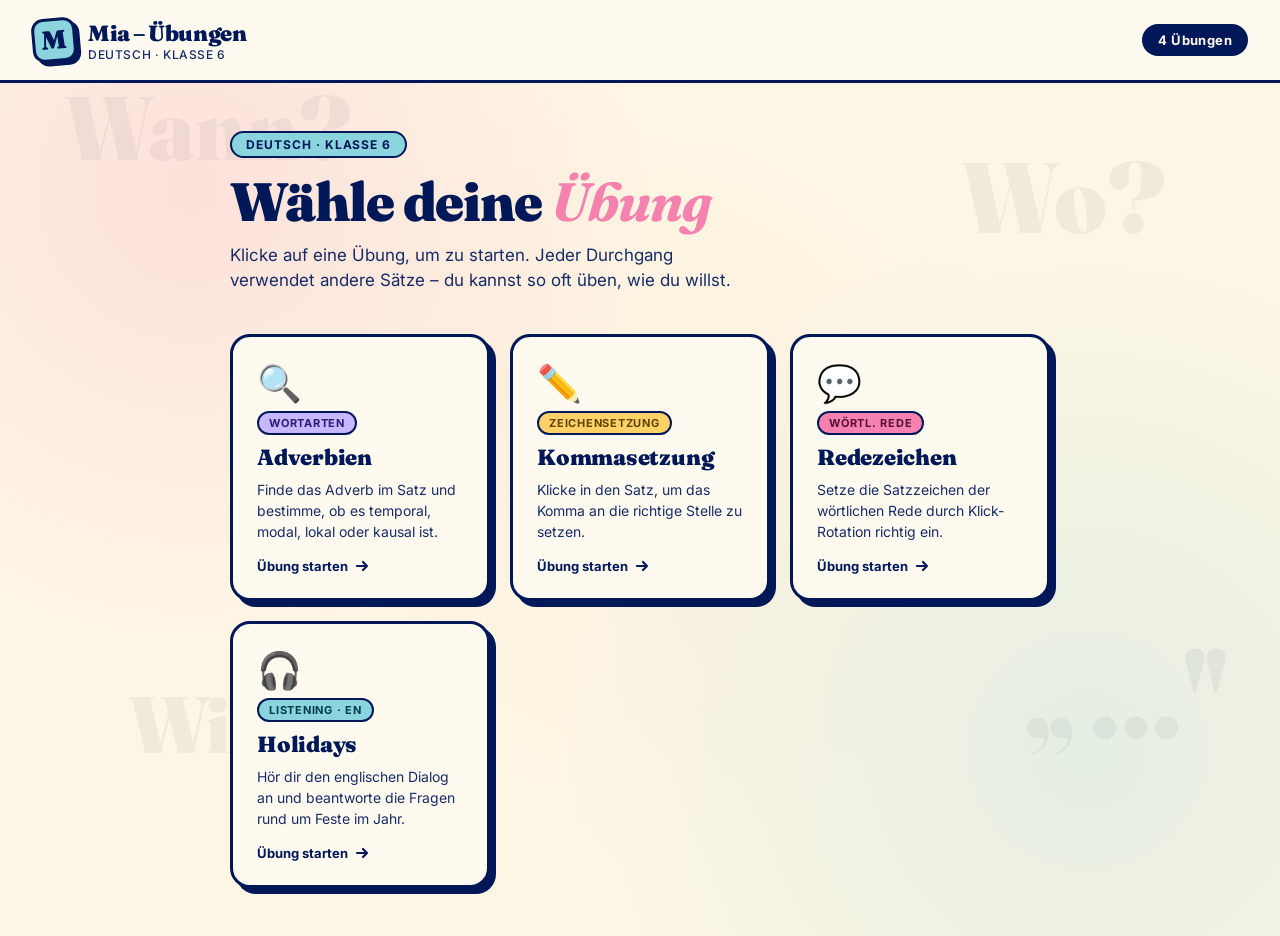
<file: index.html>
<!DOCTYPE html>
<html lang="de">
<head>
<meta charset="UTF-8">
<meta name="viewport" content="width=device-width, initial-scale=1.0">
<title>Mia – Deutsch-Übungen · Klasse 6</title>
<link href="https://fonts.googleapis.com/css2?family=Fraunces:ital,opsz,wght@0,9..144,400;0,9..144,700;0,9..144,900;1,9..144,700&family=Inter:wght@400;500;600;700&display=swap" rel="stylesheet">
<style>
  :root {
    --bg: #fef6e4;
    --bg-2: #f3d2c1;
    --ink: #001858;
    --ink-soft: #172c66;
    --paper: #fffaf0;
    --accent: #f582ae;
    --accent-2: #8bd3dd;
    --good: #2e7d4f;
    --good-bg: #d4f1d6;
    --bad: #b3261e;
    --bad-bg: #fbd6d3;
    --shadow: 6px 6px 0 var(--ink);
    --shadow-soft: 4px 4px 0 var(--ink);
  }

  * { box-sizing: border-box; margin: 0; padding: 0; }

  html, body { min-height: 100%; }

  body {
    font-family: 'Inter', sans-serif;
    background: var(--bg);
    color: var(--ink);
    background-image:
      radial-gradient(circle at 15% 20%, rgba(245, 130, 174, 0.18) 0, transparent 35%),
      radial-gradient(circle at 85% 80%, rgba(139, 211, 221, 0.22) 0, transparent 40%),
      radial-gradient(circle at 50% 50%, rgba(243, 210, 193, 0.15) 0, transparent 50%);
    display: flex;
    flex-direction: column;
    min-height: 100vh;
    position: relative;
  }

  .floater {
    position: fixed;
    font-family: 'Fraunces', serif;
    font-weight: 900;
    color: var(--ink);
    opacity: 0.05;
    pointer-events: none;
    user-select: none;
    z-index: 0;
    animation: float 14s ease-in-out infinite;
  }
  .floater:nth-child(1) { top: 8%;  left: 5%;  font-size: 90px;  animation-delay: 0s; }
  .floater:nth-child(2) { top: 70%; left: 80%; font-size: 110px; animation-delay: -3s; }
  .floater:nth-child(3) { top: 75%; left: 10%; font-size: 80px;  animation-delay: -6s; }
  .floater:nth-child(4) { top: 15%; left: 75%; font-size: 100px; animation-delay: -9s; }

  @keyframes float {
    0%, 100% { transform: translateY(0)     rotate(-6deg); }
    50%       { transform: translateY(-25px) rotate( 6deg); }
  }

  header {
    padding: 18px 32px;
    display: flex;
    justify-content: space-between;
    align-items: center;
    border-bottom: 3px solid var(--ink);
    background: var(--paper);
    z-index: 10;
    position: sticky;
    top: 0;
  }

  .brand { display: flex; align-items: center; gap: 12px; }

  .logo {
    width: 44px;
    height: 44px;
    background: var(--accent-2);
    border: 3px solid var(--ink);
    border-radius: 12px;
    display: grid;
    place-items: center;
    font-family: 'Fraunces', serif;
    font-weight: 900;
    font-size: 26px;
    line-height: 1;
    box-shadow: var(--shadow-soft);
    transform: rotate(-5deg);
  }

  .brand h1 {
    font-family: 'Fraunces', serif;
    font-weight: 900;
    font-size: 22px;
    letter-spacing: -0.02em;
  }

  .brand .sub {
    font-size: 12px;
    color: var(--ink-soft);
    font-weight: 500;
    letter-spacing: 0.05em;
    text-transform: uppercase;
  }

  .header-badge {
    background: var(--ink);
    color: var(--paper);
    padding: 8px 16px;
    border-radius: 999px;
    font-weight: 700;
    font-size: 13px;
    letter-spacing: 0.03em;
  }

  main {
    flex: 1;
    display: flex;
    justify-content: center;
    align-items: flex-start;
    padding: 48px 24px;
    position: relative;
    z-index: 1;
  }

  .content {
    width: 100%;
    max-width: 820px;
  }

  .tag {
    display: inline-block;
    background: var(--accent-2);
    border: 2px solid var(--ink);
    border-radius: 999px;
    padding: 4px 14px;
    font-size: 12px;
    font-weight: 700;
    text-transform: uppercase;
    letter-spacing: 0.08em;
    margin-bottom: 16px;
  }

  .hero-title {
    font-family: 'Fraunces', serif;
    font-size: clamp(36px, 6vw, 54px);
    line-height: 1.05;
    letter-spacing: -0.02em;
    font-weight: 900;
    margin-bottom: 12px;
  }

  .hero-title em {
    font-style: italic;
    color: var(--accent);
    font-weight: 700;
  }

  .hero-lead {
    font-size: 17px;
    color: var(--ink-soft);
    margin-bottom: 40px;
    line-height: 1.5;
    max-width: 520px;
  }

  .exercise-grid {
    display: grid;
    grid-template-columns: repeat(auto-fill, minmax(240px, 1fr));
    gap: 20px;
  }

  .exercise-card {
    background: var(--paper);
    border: 3px solid var(--ink);
    border-radius: 20px;
    box-shadow: var(--shadow);
    padding: 28px 24px 24px;
    text-decoration: none;
    color: var(--ink);
    display: flex;
    flex-direction: column;
    gap: 10px;
    transition: transform 0.2s cubic-bezier(0.34, 1.56, 0.64, 1),
                box-shadow 0.2s cubic-bezier(0.34, 1.56, 0.64, 1);
    animation: slideIn 0.55s cubic-bezier(0.34, 1.56, 0.64, 1) both;
  }

  .exercise-card:nth-child(1) { animation-delay: 0.05s; }
  .exercise-card:nth-child(2) { animation-delay: 0.12s; }
  .exercise-card:nth-child(3) { animation-delay: 0.19s; }
  .exercise-card:nth-child(4) { animation-delay: 0.26s; }

  @keyframes slideIn {
    0%   { opacity: 0; transform: translateY(32px) scale(0.96); }
    100% { opacity: 1; transform: translateY(0)    scale(1);    }
  }

  .exercise-card:hover {
    transform: translate(-3px, -3px);
    box-shadow: 9px 9px 0 var(--ink);
  }

  .card-icon {
    font-size: 36px;
    line-height: 1;
  }

  .card-chip {
    display: inline-block;
    padding: 3px 10px;
    border-radius: 999px;
    border: 2px solid var(--ink);
    font-size: 11px;
    font-weight: 700;
    text-transform: uppercase;
    letter-spacing: 0.07em;
    width: fit-content;
  }

  .chip-adverbien  { background: #c8b6ff; color: #2e1a73; }
  .chip-komma      { background: #ffd166; color: #5e4200; }
  .chip-redezeichen{ background: var(--accent); color: #5a0e35; }
  .chip-listening  { background: var(--accent-2); color: #003c4a; }

  .card-title {
    font-family: 'Fraunces', serif;
    font-weight: 900;
    font-size: 22px;
    letter-spacing: -0.01em;
    line-height: 1.1;
  }

  .card-desc {
    font-size: 14px;
    color: var(--ink-soft);
    line-height: 1.5;
    flex: 1;
  }

  .card-arrow {
    display: flex;
    align-items: center;
    gap: 6px;
    font-size: 13px;
    font-weight: 700;
    color: var(--ink);
    margin-top: 6px;
  }

  .card-arrow svg {
    transition: transform 0.2s;
  }

  .exercise-card:hover .card-arrow svg {
    transform: translateX(4px);
  }
</style>
</head>
<body>

<div class="floater">Wann?</div>
<div class="floater">„…"</div>
<div class="floater">Wie?</div>
<div class="floater">Wo?</div>

<header>
  <div class="brand">
    <div class="logo">M</div>
    <div>
      <h1>Mia – Übungen</h1>
      <div class="sub">Deutsch · Klasse 6</div>
    </div>
  </div>
  <div class="header-badge">4 Übungen</div>
</header>

<main>
  <div class="content">
    <div class="tag">Deutsch · Klasse 6</div>
    <h2 class="hero-title">Wähle deine <em>Übung</em></h2>
    <p class="hero-lead">Klicke auf eine Übung, um zu starten. Jeder Durchgang verwendet andere Sätze – du kannst so oft üben, wie du willst.</p>

    <div class="exercise-grid">

      <a href="Mia-Adverbien.html" class="exercise-card">
        <div class="card-icon">🔍</div>
        <div class="card-chip chip-adverbien">Wortarten</div>
        <div class="card-title">Adverbien</div>
        <p class="card-desc">Finde das Adverb im Satz und bestimme, ob es temporal, modal, lokal oder kausal ist.</p>
        <div class="card-arrow">
          Übung starten
          <svg width="16" height="16" viewBox="0 0 16 16" fill="none" xmlns="http://www.w3.org/2000/svg">
            <path d="M3 8h10M9 4l4 4-4 4" stroke="currentColor" stroke-width="2.2" stroke-linecap="round" stroke-linejoin="round"/>
          </svg>
        </div>
      </a>

      <a href="Mia-Kommasetzung.html" class="exercise-card">
        <div class="card-icon">✏️</div>
        <div class="card-chip chip-komma">Zeichensetzung</div>
        <div class="card-title">Kommasetzung</div>
        <p class="card-desc">Klicke in den Satz, um das Komma an die richtige Stelle zu setzen.</p>
        <div class="card-arrow">
          Übung starten
          <svg width="16" height="16" viewBox="0 0 16 16" fill="none" xmlns="http://www.w3.org/2000/svg">
            <path d="M3 8h10M9 4l4 4-4 4" stroke="currentColor" stroke-width="2.2" stroke-linecap="round" stroke-linejoin="round"/>
          </svg>
        </div>
      </a>

      <a href="Mia-Redezeichen.html" class="exercise-card">
        <div class="card-icon">💬</div>
        <div class="card-chip chip-redezeichen">Wörtl. Rede</div>
        <div class="card-title">Redezeichen</div>
        <p class="card-desc">Setze die Satzzeichen der wörtlichen Rede durch Klick-Rotation richtig ein.</p>
        <div class="card-arrow">
          Übung starten
          <svg width="16" height="16" viewBox="0 0 16 16" fill="none" xmlns="http://www.w3.org/2000/svg">
            <path d="M3 8h10M9 4l4 4-4 4" stroke="currentColor" stroke-width="2.2" stroke-linecap="round" stroke-linejoin="round"/>
          </svg>
        </div>
      </a>

      <a href="Mia-Listening.html" class="exercise-card">
        <div class="card-icon">🎧</div>
        <div class="card-chip chip-listening">Listening · EN</div>
        <div class="card-title">Holidays</div>
        <p class="card-desc">Hör dir den englischen Dialog an und beantworte die Fragen rund um Feste im Jahr.</p>
        <div class="card-arrow">
          Übung starten
          <svg width="16" height="16" viewBox="0 0 16 16" fill="none" xmlns="http://www.w3.org/2000/svg">
            <path d="M3 8h10M9 4l4 4-4 4" stroke="currentColor" stroke-width="2.2" stroke-linecap="round" stroke-linejoin="round"/>
          </svg>
        </div>
      </a>

    </div>
  </div>
</main>

</body>
</html>
</file>
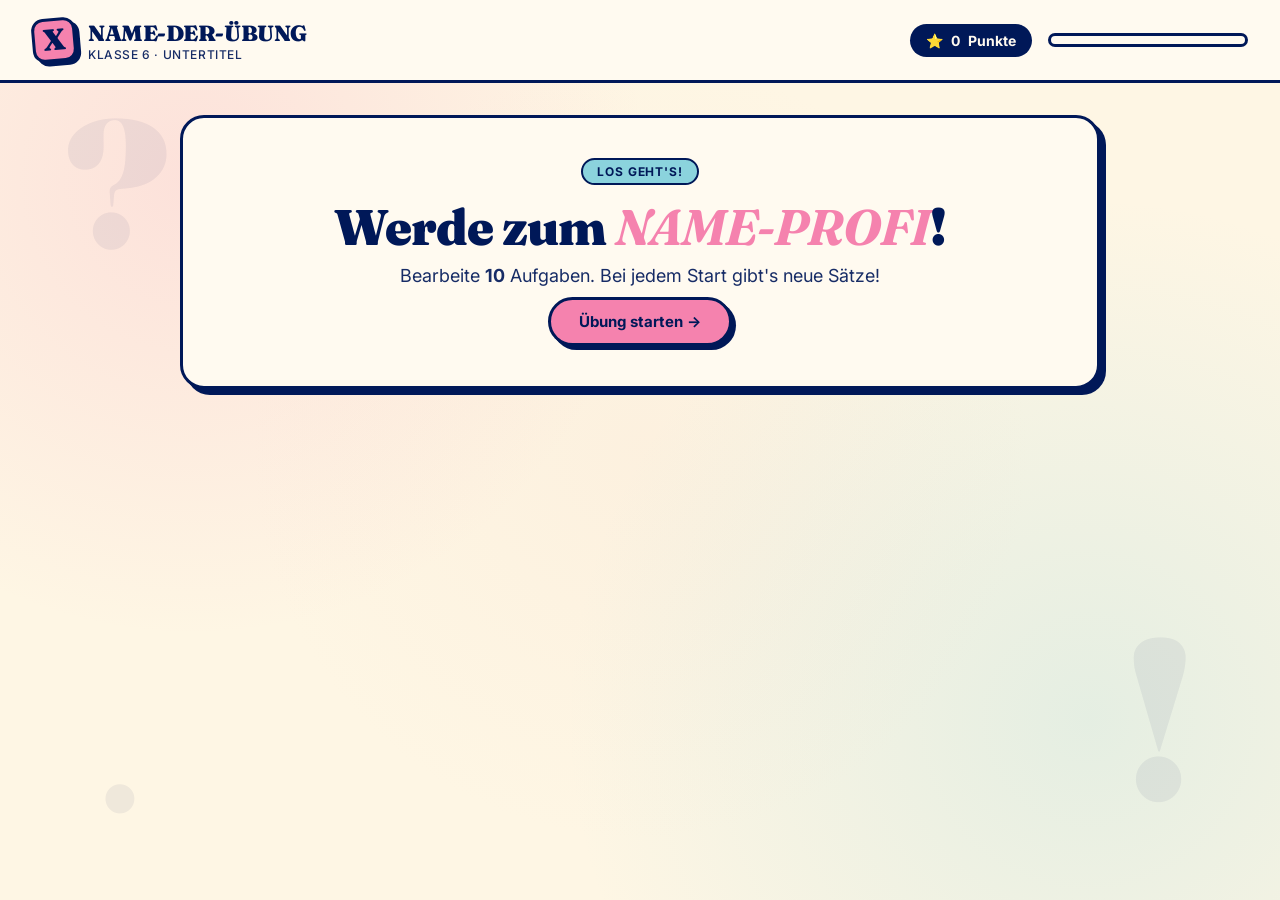
<file: _template.html>
<!--
  STARTER-TEMPLATE für neue Deutsch-Übungen Klasse 6
  ---------------------------------------------------
  So benutzt du diese Datei:
  1. Kopiere sie und nenne sie z.B. `wortarten.html`.
  2. Ersetze TITEL, LOGO-Buchstabe, Akzentfarbe (--accent) und das Welcome-Intro.
  3. Schreibe deine Templates in den `templates`-Array.
  4. Passe `buildSlides()` und `checkAnswer()` an, falls deine Klick-Mechanik
     anders ist als das einfache "Wort markieren + prüfen"-Muster.
  5. Teste mit dem Smoke-Test-Skript aus CLAUDE.md.

  Das CSS-System ist verbindlich (siehe CLAUDE.md). Eigene Übungs-spezifische
  Klassen kommen ins eigene <style>-Block am Ende — niemals die Tokens
  überschreiben.
-->
<!DOCTYPE html>
<html lang="de">
<head>
<meta charset="UTF-8">
<meta name="viewport" content="width=device-width, initial-scale=1.0">
<title>TITEL · Übung · Klasse 6</title>
<link href="https://fonts.googleapis.com/css2?family=Fraunces:ital,opsz,wght@0,9..144,400;0,9..144,700;0,9..144,900;1,9..144,700&family=Inter:wght@400;500;600;700&display=swap" rel="stylesheet">
<style>
  /* ============================================================
     GEMEINSAME TOKENS — NICHT ÄNDERN
     Wenn eine Übung eine eigene Themenfarbe braucht, füge eine
     ZUSÄTZLICHE Variable hinzu (z.B. --quote-color), aber lasse
     die Standardtokens in Ruhe.
     ============================================================ */
  :root {
    --bg: #fef6e4;
    --bg-2: #f3d2c1;
    --ink: #001858;
    --ink-soft: #172c66;
    --paper: #fffaf0;
    --accent: #f582ae;        /* primärer Akzent — DARF pro Übung anders sein */
    --accent-2: #8bd3dd;
    --good: #2e7d4f;
    --good-bg: #d4f1d6;
    --bad: #b3261e;
    --bad-bg: #fbd6d3;
    --shadow: 6px 6px 0 var(--ink);
    --shadow-soft: 4px 4px 0 var(--ink);
  }

  * { box-sizing: border-box; margin: 0; padding: 0; }
  html, body { min-height: 100%; }
  body {
    font-family: 'Inter', sans-serif;
    background: var(--bg);
    color: var(--ink);
    background-image:
      radial-gradient(circle at 15% 20%, rgba(245, 130, 174, 0.18) 0, transparent 35%),
      radial-gradient(circle at 85% 80%, rgba(139, 211, 221, 0.22) 0, transparent 40%),
      radial-gradient(circle at 50% 50%, rgba(243, 210, 193, 0.15) 0, transparent 50%);
    display: flex;
    flex-direction: column;
    min-height: 100vh;
    position: relative;
  }

  .floater {
    position: fixed;
    font-family: 'Fraunces', serif;
    font-weight: 900;
    color: var(--ink);
    opacity: 0.06;
    pointer-events: none;
    user-select: none;
    z-index: 0;
    animation: float 14s ease-in-out infinite;
  }
  .floater:nth-child(1) { top: 8%; left: 5%; font-size: 180px; animation-delay: 0s; }
  .floater:nth-child(2) { top: 65%; left: 88%; font-size: 220px; animation-delay: -3s; }
  .floater:nth-child(3) { top: 75%; left: 8%; font-size: 140px; animation-delay: -6s; }
  .floater:nth-child(4) { top: 15%; left: 80%; font-size: 160px; animation-delay: -9s; }
  @keyframes float {
    0%, 100% { transform: translateY(0) rotate(-8deg); }
    50% { transform: translateY(-30px) rotate(8deg); }
  }

  header {
    padding: 18px 32px;
    display: flex;
    justify-content: space-between;
    align-items: center;
    border-bottom: 3px solid var(--ink);
    background: var(--paper);
    z-index: 10;
    position: sticky;
    top: 0;
  }
  .brand { display: flex; align-items: center; gap: 12px; }
  .logo {
    width: 44px;
    height: 44px;
    background: var(--accent);
    border: 3px solid var(--ink);
    border-radius: 12px;
    display: grid;
    place-items: center;
    font-family: 'Fraunces', serif;
    font-weight: 900;
    font-size: 30px;
    line-height: 1;
    box-shadow: var(--shadow-soft);
    transform: rotate(-5deg);
  }
  .brand h1 {
    font-family: 'Fraunces', serif;
    font-weight: 900;
    font-size: 22px;
    letter-spacing: -0.02em;
  }
  .brand .sub {
    font-size: 12px;
    color: var(--ink-soft);
    font-weight: 500;
    letter-spacing: 0.05em;
    text-transform: uppercase;
  }
  .progress-wrap { display: flex; align-items: center; gap: 16px; }
  .score {
    background: var(--ink);
    color: var(--paper);
    padding: 8px 16px;
    border-radius: 999px;
    font-weight: 700;
    font-size: 14px;
    display: flex;
    align-items: center;
    gap: 8px;
  }
  .progress-bar {
    width: 200px;
    height: 14px;
    background: var(--paper);
    border: 3px solid var(--ink);
    border-radius: 999px;
    overflow: hidden;
  }
  .progress-fill {
    height: 100%;
    width: 0%;
    background: linear-gradient(90deg, var(--accent), var(--accent-2));
    transition: width 0.5s cubic-bezier(0.34, 1.56, 0.64, 1);
  }

  main {
    flex: 1;
    display: flex;
    justify-content: center;
    align-items: flex-start;
    padding: 32px 24px;
    position: relative;
    z-index: 1;
  }

  .slide {
    width: 100%;
    max-width: 920px;
    background: var(--paper);
    border: 3px solid var(--ink);
    border-radius: 24px;
    box-shadow: var(--shadow);
    padding: 40px;
    position: relative;
    display: none;
    animation: slideIn 0.55s cubic-bezier(0.34, 1.56, 0.64, 1);
  }
  .slide.active { display: block; }
  @keyframes slideIn {
    0% { opacity: 0; transform: translateY(40px) scale(0.96); }
    100% { opacity: 1; transform: translateY(0) scale(1); }
  }

  .tag {
    display: inline-block;
    background: var(--accent-2);
    border: 2px solid var(--ink);
    border-radius: 999px;
    padding: 4px 14px;
    font-size: 12px;
    font-weight: 700;
    text-transform: uppercase;
    letter-spacing: 0.08em;
    margin-bottom: 16px;
  }

  .slide h2 {
    font-family: 'Fraunces', serif;
    font-size: 38px;
    line-height: 1.05;
    letter-spacing: -0.02em;
    font-weight: 900;
    margin-bottom: 14px;
  }
  .slide h2 em {
    font-style: italic;
    color: var(--accent);
    font-weight: 700;
  }
  .slide .lead {
    font-size: 17px;
    color: var(--ink-soft);
    margin-bottom: 24px;
    line-height: 1.5;
  }

  .question-meta { display: flex; gap: 10px; margin-bottom: 14px; flex-wrap: wrap; }
  .pill {
    background: var(--bg-2);
    border: 2px solid var(--ink);
    border-radius: 999px;
    padding: 4px 12px;
    font-size: 12px;
    font-weight: 700;
  }

  .sentence-area {
    background: var(--bg);
    border: 3px dashed var(--ink);
    border-radius: 18px;
    padding: 28px;
    margin: 20px 0 24px;
    font-family: 'Fraunces', serif;
    font-size: 26px;
    line-height: 2;
    text-align: left;
  }

  /* HIER kommt deine übungs-spezifische Klasse für Klick-Elemente
     (z.B. .gap, .word, .slot). Beispiel-Stub: */
  .clickable {
    display: inline-block;
    padding: 2px 6px;
    border-radius: 6px;
    cursor: pointer;
    transition: all 0.18s;
    border: 2px solid transparent;
  }
  .clickable:hover {
    background: var(--accent-2);
    transform: translateY(-2px);
  }
  .clickable.selected {
    background: var(--accent);
    border-color: var(--ink);
    color: var(--paper);
  }
  .clickable.correct {
    background: var(--good-bg);
    border-color: var(--good);
    color: var(--good);
  }
  .clickable.wrong {
    background: var(--bad-bg);
    border-color: var(--bad);
    color: var(--bad);
    animation: shake 0.4s;
  }
  @keyframes shake {
    0%, 100% { transform: translateX(0); }
    25% { transform: translateX(-6px); }
    75% { transform: translateX(6px); }
  }

  .feedback {
    border-radius: 14px;
    padding: 16px 20px;
    margin-bottom: 20px;
    display: none;
    font-size: 15px;
    line-height: 1.5;
    border: 2px solid;
    animation: slideIn 0.4s ease;
  }
  .feedback.show { display: block; }
  .feedback.success { background: var(--good-bg); border-color: var(--good); color: var(--good); }
  .feedback.error { background: var(--bad-bg); border-color: var(--bad); color: var(--bad); }
  .feedback strong {
    font-family: 'Fraunces', serif;
    font-size: 17px;
    display: block;
    margin-bottom: 4px;
  }

  .actions {
    display: flex;
    justify-content: space-between;
    align-items: center;
    gap: 12px;
    margin-top: 8px;
  }
  .hint-btn {
    background: transparent;
    border: 2px solid var(--ink);
    color: var(--ink);
    padding: 10px 18px;
    border-radius: 999px;
    font-weight: 600;
    font-size: 14px;
    cursor: pointer;
    transition: all 0.2s;
    font-family: 'Inter', sans-serif;
  }
  .hint-btn:hover { background: var(--ink); color: var(--paper); }
  .hint-text {
    margin-top: 8px;
    background: var(--bg-2);
    border: 2px solid var(--ink);
    border-radius: 12px;
    padding: 12px 16px;
    font-size: 14px;
    display: none;
    animation: slideIn 0.3s ease;
  }
  .hint-text.show { display: block; }

  .btn {
    background: var(--accent);
    border: 3px solid var(--ink);
    color: var(--ink);
    padding: 12px 28px;
    border-radius: 999px;
    font-weight: 700;
    font-size: 15px;
    cursor: pointer;
    box-shadow: var(--shadow-soft);
    transition: all 0.15s;
    font-family: 'Inter', sans-serif;
    display: inline-flex;
    align-items: center;
    gap: 8px;
  }
  .btn:hover { transform: translate(-2px, -2px); box-shadow: 6px 6px 0 var(--ink); }
  .btn:active { transform: translate(2px, 2px); box-shadow: 2px 2px 0 var(--ink); }
  .btn:disabled { opacity: 0.4; cursor: not-allowed; transform: none; box-shadow: var(--shadow-soft); }
  .btn.secondary { background: var(--paper); }
  .btn.success-btn { background: var(--good); color: var(--paper); }

  .result-grid {
    display: grid;
    grid-template-columns: 1fr 1fr 1fr;
    gap: 16px;
    margin: 24px 0;
  }
  .stat-card {
    background: var(--bg);
    border: 3px solid var(--ink);
    border-radius: 16px;
    padding: 20px;
    text-align: center;
    box-shadow: var(--shadow-soft);
  }
  .stat-num {
    font-family: 'Fraunces', serif;
    font-weight: 900;
    font-size: 48px;
    line-height: 1;
    color: var(--accent);
  }
  .stat-label {
    font-size: 13px;
    font-weight: 600;
    text-transform: uppercase;
    letter-spacing: 0.05em;
    color: var(--ink-soft);
    margin-top: 6px;
  }
  .badge-area { text-align: center; margin: 24px 0; }
  .badge {
    display: inline-block;
    background: var(--accent-2);
    border: 3px solid var(--ink);
    border-radius: 999px;
    padding: 14px 32px;
    font-family: 'Fraunces', serif;
    font-weight: 900;
    font-size: 22px;
    box-shadow: var(--shadow-soft);
    animation: badgePop 0.8s cubic-bezier(0.34, 1.56, 0.64, 1);
  }
  @keyframes badgePop {
    0% { transform: scale(0) rotate(-180deg); }
    100% { transform: scale(1) rotate(0); }
  }

  .confetti-piece {
    position: fixed;
    width: 12px;
    height: 12px;
    top: -20px;
    z-index: 100;
    animation: confettiFall 3s linear forwards;
    pointer-events: none;
  }
  @keyframes confettiFall {
    0% { transform: translateY(0) rotate(0deg); opacity: 1; }
    100% { transform: translateY(100vh) rotate(720deg); opacity: 0; }
  }

  .welcome { text-align: center; }
  .welcome h2 { font-size: 50px; margin-bottom: 8px; }
  .welcome .lead { font-size: 18px; margin-bottom: 8px; }

  .legend {
    text-align: center;
    margin-top: 18px;
    font-size: 13px;
    color: var(--ink-soft);
    font-style: italic;
  }

  @media (max-width: 720px) {
    .slide { padding: 24px; }
    .slide h2 { font-size: 28px; }
    .sentence-area { font-size: 20px; padding: 22px 14px; }
    .result-grid { grid-template-columns: 1fr; }
    .progress-bar { width: 120px; }
    header { padding: 14px 18px; flex-wrap: wrap; gap: 12px; }
    .welcome h2 { font-size: 36px; }
  }
</style>
</head>
<body>

<!-- Optional: thematische Floater (Hintergrund-Deko) -->
<div class="floater">?</div>
<div class="floater">!</div>
<div class="floater">.</div>
<div class="floater">,</div>

<header>
  <div class="brand">
    <div class="logo">X</div> <!-- TODO: Buchstabe oder Symbol passend zur Übung -->
    <div>
      <h1>NAME-DER-ÜBUNG</h1>
      <div class="sub">Klasse 6 · UNTERTITEL</div>
    </div>
  </div>
  <div class="progress-wrap">
    <div class="score">
      <span>⭐</span>
      <span id="scoreVal">0</span> Punkte
    </div>
    <div class="progress-bar">
      <div class="progress-fill" id="progress"></div>
    </div>
  </div>
</header>

<main id="slideContainer">

  <!-- ====== Welcome Slide ====== -->
  <section class="slide active" data-slide="welcome">
    <div class="welcome">
      <span class="tag">Los geht's!</span>
      <h2>Werde zum <em>NAME-PROFI</em>!</h2>
      <p class="lead">Bearbeite <strong id="totalQ">10</strong> Aufgaben. Bei jedem Start gibt's neue Sätze!</p>

      <!-- TODO: Hier kommen Erklärkarten zur Regel — siehe kommasetzung.html für ein 4er-Grid-Beispiel -->

      <button class="btn" onclick="startExercise()">Übung starten →</button>
    </div>
  </section>

  <!-- Übungs-Slides werden dynamisch in buildSlides() generiert -->

  <!-- ====== Result Slide ====== -->
  <section class="slide" data-slide="result">
    <span class="tag">Fertig!</span>
    <h2>Du hast es <em>geschafft!</em></h2>
    <p class="lead">Hier ist dein Ergebnis. Möchtest du nochmal üben?</p>

    <div class="badge-area">
      <div class="badge" id="finalBadge">🌟 Profi</div>
    </div>

    <div class="result-grid">
      <div class="stat-card">
        <div class="stat-num" id="finalScore">0</div>
        <div class="stat-label">Punkte gesamt</div>
      </div>
      <div class="stat-card">
        <div class="stat-num" id="finalCorrect">0/10</div>
        <div class="stat-label">Richtige Sätze</div>
      </div>
      <div class="stat-card">
        <div class="stat-num" id="finalPercent">0%</div>
        <div class="stat-label">Erfolgsquote</div>
      </div>
    </div>

    <div style="text-align:center;">
      <button class="btn" onclick="restart()">🔁 Nochmal üben</button>
    </div>
  </section>

</main>

<script>
  /* ============================================================
     1. DATEN-POOLS — pflege diese Listen statt Sätze fest zu schreiben
     ============================================================ */
  const NAMES = ["Lisa", "Max", "Anna", "Tim", "Mia", "Paul", "Emma", "Jonas",
                 "Lena", "Felix", "Sophie", "Ben", "Hannah", "Leon", "Marie", "Noah"];
  // TODO: weitere Pools je nach Übung (Verben, Orte, Adjektive, …)

  /* ============================================================
     2. HELPERS — diese drei Funktionen verwendet jede Übung
     ============================================================ */
  const pick = arr => arr[Math.floor(Math.random() * arr.length)];
  const pickN = (arr, n) => {
    const copy = [...arr]; const out = [];
    for (let i = 0; i < n && copy.length; i++) {
      out.push(copy.splice(Math.floor(Math.random() * copy.length), 1)[0]);
    }
    return out;
  };
  const shuffle = arr => {
    const a = [...arr];
    for (let i = a.length - 1; i > 0; i--) {
      const j = Math.floor(Math.random() * (i + 1));
      [a[i], a[j]] = [a[j], a[i]];
    }
    return a;
  };

  // Erstes Wort eines Satzes großschreiben (falls Wort an Position 0 rotiert)
  function capitalize(words) {
    if (!words.length) return words;
    words[0] = words[0].charAt(0).toUpperCase() + words[0].slice(1);
    return words;
  }

  /* ============================================================
     3. TEMPLATES — eine Funktion pro Satzmuster
     Jede gibt ein Übungsobjekt zurück: {words, solution, …}
     ============================================================ */
  const templates = [
    () => {
      const subj = pick(NAMES);
      // TODO: Baue einen Satz aus deinen Pools.
      // Beispiel-Stub:
      const words = [subj, "geht", "in", "die", "Schule."];
      return {
        words,
        targetIndex: 1,         // welcher Index ist die richtige Antwort
        rule: "Beispielregel",  // wird im Pill angezeigt
        explanation: "Erklärung der Regel, erscheint im Feedback nach dem Klick."
      };
    },
    // TODO: weitere Templates …
  ];

  /* ============================================================
     4. SET-GENERATOR — bestimmt Mix und Anzahl pro Durchlauf
     ============================================================ */
  const TOTAL_QUESTIONS = 10;
  function generateExerciseSet() {
    // Einfacher Mix: zufällige Auswahl aus Templates
    // Für ausgewogene Mischung nach Regeltyp: targetMix-Pattern verwenden
    // (siehe adverbien.html für Beispiel mit 3+3+2+2 Verteilung)
    const set = [];
    const shuffled = shuffle(templates);
    for (let i = 0; i < TOTAL_QUESTIONS; i++) {
      const t = shuffled[i % shuffled.length];
      set.push(t());
    }
    return set;
  }

  let exercises = generateExerciseSet();

  /* ============================================================
     5. STATE
     ============================================================ */
  let currentIndex = 0;
  let score = 0;
  let correctCount = 0;
  let attemptedThis = false;

  /* ============================================================
     6. DOM-BUILD — generiert alle Übungs-Slides aus exercises[]
     WICHTIG: als Funktion, damit restart() sie neu aufrufen kann.
     ============================================================ */
  const container = document.getElementById('slideContainer');
  const progressEl = document.getElementById('progress');
  const scoreEl = document.getElementById('scoreVal');
  const totalQEl = document.getElementById('totalQ');

  function buildSlides() {
    // Vorhandene Übungs-Slides entfernen (welcome + result behalten)
    container.querySelectorAll('.slide[data-slide^="ex-"]').forEach(s => s.remove());
    if (totalQEl) totalQEl.textContent = exercises.length;

    const resultSlide = container.querySelector('[data-slide="result"]');

    exercises.forEach((ex, idx) => {
      const slide = document.createElement('section');
      slide.className = 'slide';
      slide.dataset.slide = `ex-${idx}`;

      // TODO: Render des Satzes mit klickbaren Elementen.
      // Beispiel: jedes Wort als .clickable rendern
      let sentenceHTML = '';
      ex.words.forEach((word, wi) => {
        sentenceHTML += `<span class="clickable" data-pos="${wi}" data-ex="${idx}">${word}</span> `;
      });

      slide.innerHTML = `
        <div class="question-meta">
          <span class="tag">Aufgabe ${idx + 1} / ${exercises.length}</span>
          <span class="pill">📖 ${ex.rule}</span>
        </div>
        <h2>Aufgabenstellung als <em>Frage</em>.</h2>
        <p class="lead">Anweisung an die Schüler hier.</p>

        <div class="sentence-area">${sentenceHTML}</div>

        <div class="feedback" id="feedback-${idx}"></div>

        <div class="actions">
          <div>
            <button class="hint-btn" onclick="toggleHint(${idx})">💡 Tipp</button>
            <div class="hint-text" id="hint-${idx}">${ex.explanation}</div>
          </div>
          <button class="btn" id="check-${idx}" onclick="checkAnswer(${idx})">Prüfen ✓</button>
        </div>

        <div class="legend">Klicke auf das richtige Wort.</div>
      `;
      container.insertBefore(slide, resultSlide);
    });

    // Click-Handler binden
    document.querySelectorAll('.clickable').forEach(el => {
      el.addEventListener('click', () => {
        if (el.classList.contains('correct') || el.classList.contains('wrong')) return;
        // TODO: deine Klick-Logik hier (Auswahl markieren, rotieren, …)
        document.querySelectorAll(`.clickable[data-ex="${el.dataset.ex}"]`).forEach(e => e.classList.remove('selected'));
        el.classList.add('selected');
      });
    });
  }

  buildSlides();

  /* ============================================================
     7. KERN-LOGIK
     ============================================================ */
  function showSlide(name) {
    document.querySelectorAll('.slide').forEach(s => s.classList.remove('active'));
    const target = document.querySelector(`[data-slide="${name}"]`);
    if (target) {
      target.classList.add('active');
      window.scrollTo({ top: 0, behavior: 'smooth' });
    }
  }

  function startExercise() {
    currentIndex = 0;
    attemptedThis = false;
    showSlide(`ex-${currentIndex}`);
    updateProgress();
  }

  function updateProgress() {
    const pct = (currentIndex / exercises.length) * 100;
    progressEl.style.width = `${pct}%`;
    scoreEl.textContent = score;
  }

  function toggleHint(idx) {
    document.getElementById(`hint-${idx}`).classList.toggle('show');
  }

  function checkAnswer(idx) {
    if (attemptedThis) {
      goNext(idx);
      return;
    }
    attemptedThis = true;

    const ex = exercises[idx];
    const selected = document.querySelector(`.clickable.selected[data-ex="${idx}"]`);
    const feedback = document.getElementById(`feedback-${idx}`);

    // TODO: ersetze diese Beispiel-Prüfung durch deine eigene Logik
    const isCorrect = selected && parseInt(selected.dataset.pos) === ex.targetIndex;

    if (isCorrect) {
      score += 10;
      correctCount++;
      selected.classList.remove('selected');
      selected.classList.add('correct');
      feedback.className = 'feedback success show';
      feedback.innerHTML = `<strong>🎉 Richtig!</strong>${ex.explanation}`;
      launchConfetti();
    } else {
      if (selected) {
        selected.classList.remove('selected');
        selected.classList.add('wrong');
      }
      // Richtige Lösung markieren
      const correctEl = document.querySelector(`.clickable[data-ex="${idx}"][data-pos="${ex.targetIndex}"]`);
      if (correctEl) correctEl.classList.add('correct');
      feedback.className = 'feedback error show';
      feedback.innerHTML = `<strong>Fast!</strong>${ex.explanation}`;
    }

    scoreEl.textContent = score;
    updateProgress();

    const btn = document.getElementById(`check-${idx}`);
    btn.classList.add('success-btn');
    btn.innerHTML = idx < exercises.length - 1 ? 'Nächste Aufgabe →' : 'Ergebnis ansehen 🏆';
  }

  function goNext(idx) {
    attemptedThis = false;
    if (idx < exercises.length - 1) {
      currentIndex = idx + 1;
      showSlide(`ex-${currentIndex}`);
      updateProgress();
    } else {
      showResult();
    }
  }

  function showResult() {
    const total = exercises.length;
    const pct = Math.round((correctCount / total) * 100);
    document.getElementById('finalScore').textContent = score;
    document.getElementById('finalCorrect').textContent = `${correctCount}/${total}`;
    document.getElementById('finalPercent').textContent = `${pct}%`;

    let badgeText = '';
    if (pct === 100) badgeText = '🏆 Meister';
    else if (pct >= 75) badgeText = '🌟 Profi';
    else if (pct >= 50) badgeText = '👍 Auf gutem Weg';
    else badgeText = '💪 Weiter üben!';
    document.getElementById('finalBadge').textContent = badgeText;

    progressEl.style.width = '100%';
    showSlide('result');
    if (pct >= 75) launchConfetti(60);
  }

  function restart() {
    currentIndex = 0;
    score = 0;
    correctCount = 0;
    attemptedThis = false;
    scoreEl.textContent = 0;
    progressEl.style.width = '0%';

    exercises = generateExerciseSet();
    buildSlides();

    showSlide('welcome');
  }

  /* ============================================================
     8. CONFETTI
     ============================================================ */
  function launchConfetti(count = 30) {
    const colors = ['#f582ae', '#8bd3dd', '#fef6e4', '#001858', '#f3d2c1'];
    for (let i = 0; i < count; i++) {
      setTimeout(() => {
        const piece = document.createElement('div');
        piece.className = 'confetti-piece';
        piece.style.left = Math.random() * 100 + 'vw';
        piece.style.background = colors[Math.floor(Math.random() * colors.length)];
        piece.style.borderRadius = Math.random() > 0.5 ? '50%' : '2px';
        piece.style.animationDuration = (2 + Math.random() * 2) + 's';
        piece.style.transform = `rotate(${Math.random() * 360}deg)`;
        document.body.appendChild(piece);
        setTimeout(() => piece.remove(), 4000);
      }, i * 30);
    }
  }
</script>
</body>
</html>
</file>
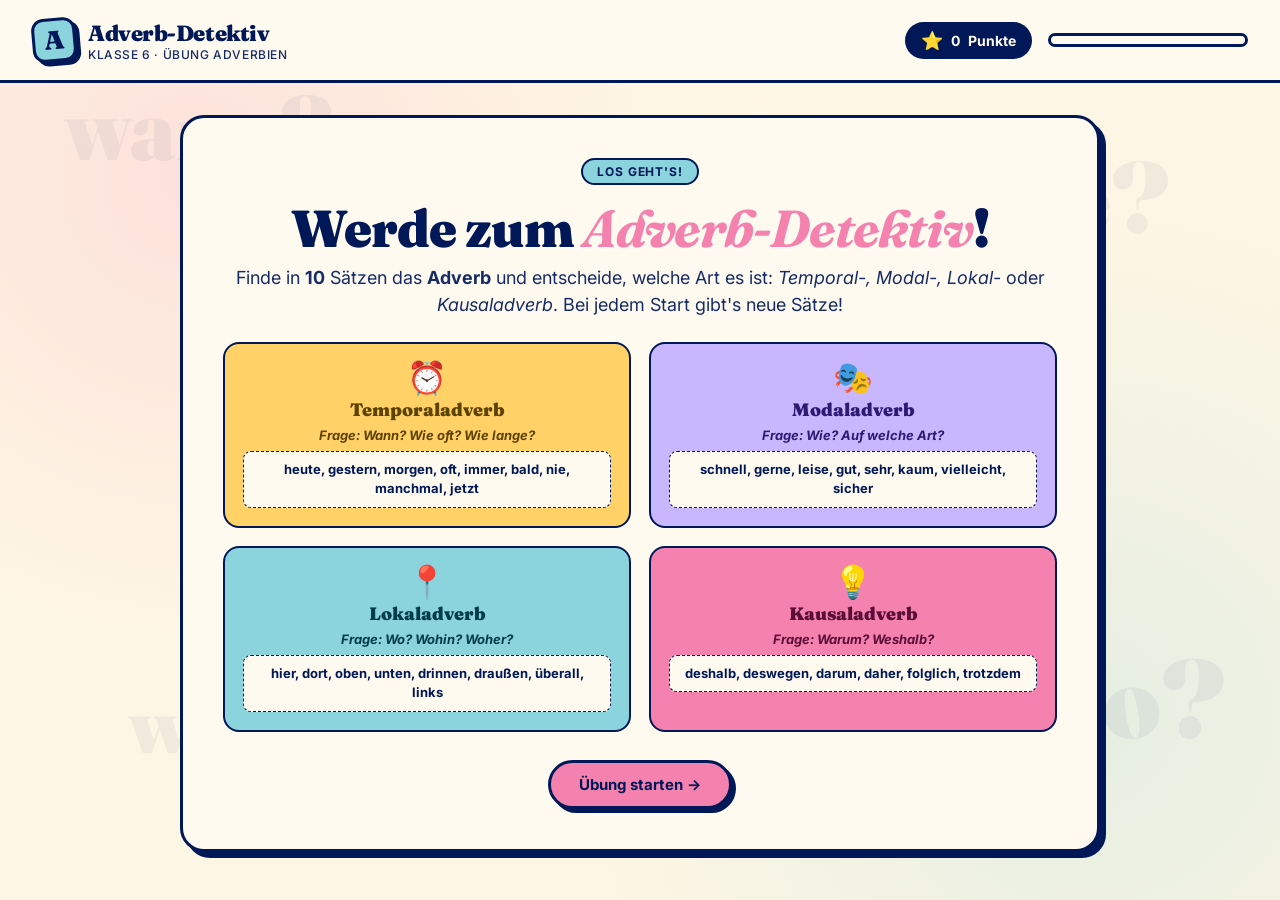
<file: Mia-Adverbien.html>
<!DOCTYPE html>
<html lang="de">
<head>
<meta charset="UTF-8">
<meta name="viewport" content="width=device-width, initial-scale=1.0">
<title>Adverb-Detektiv · Übung zu Adverbien · Klasse 6</title>
<link href="https://fonts.googleapis.com/css2?family=Fraunces:ital,opsz,wght@0,9..144,400;0,9..144,700;0,9..144,900;1,9..144,700&family=Inter:wght@400;500;600;700&display=swap" rel="stylesheet">
<style>
  :root {
    --bg: #fef6e4;
    --bg-2: #f3d2c1;
    --ink: #001858;
    --ink-soft: #172c66;
    --paper: #fffaf0;
    --accent: #f582ae;
    --accent-2: #8bd3dd;
    --good: #2e7d4f;
    --good-bg: #d4f1d6;
    --bad: #b3261e;
    --bad-bg: #fbd6d3;
    --shadow: 6px 6px 0 var(--ink);
    --shadow-soft: 4px 4px 0 var(--ink);

    /* Adverb type colors */
    --temp: #ffd166;
    --temp-ink: #5e4200;
    --modal: #c8b6ff;
    --modal-ink: #2e1a73;
    --lokal: #8bd3dd;
    --lokal-ink: #003c4a;
    --kausal: #f582ae;
    --kausal-ink: #5a0e35;
  }

  * { box-sizing: border-box; margin: 0; padding: 0; }

  html, body { min-height: 100%; }

  body {
    font-family: 'Inter', sans-serif;
    background: var(--bg);
    color: var(--ink);
    background-image:
      radial-gradient(circle at 15% 20%, rgba(245, 130, 174, 0.18) 0, transparent 35%),
      radial-gradient(circle at 85% 80%, rgba(139, 211, 221, 0.22) 0, transparent 40%),
      radial-gradient(circle at 50% 50%, rgba(243, 210, 193, 0.15) 0, transparent 50%);
    display: flex;
    flex-direction: column;
    position: relative;
    min-height: 100vh;
  }

  /* Decorative floating words */
  .floater {
    position: fixed;
    font-family: 'Fraunces', serif;
    font-weight: 900;
    color: var(--ink);
    opacity: 0.05;
    pointer-events: none;
    user-select: none;
    z-index: 0;
    animation: float 14s ease-in-out infinite;
  }
  .floater:nth-child(1) { top: 8%; left: 5%; font-size: 90px; animation-delay: 0s; }
  .floater:nth-child(2) { top: 70%; left: 80%; font-size: 110px; animation-delay: -3s; }
  .floater:nth-child(3) { top: 75%; left: 10%; font-size: 80px; animation-delay: -6s; }
  .floater:nth-child(4) { top: 15%; left: 75%; font-size: 100px; animation-delay: -9s; }

  @keyframes float {
    0%, 100% { transform: translateY(0) rotate(-6deg); }
    50% { transform: translateY(-25px) rotate(6deg); }
  }

  header {
    padding: 18px 32px;
    display: flex;
    justify-content: space-between;
    align-items: center;
    border-bottom: 3px solid var(--ink);
    background: var(--paper);
    z-index: 10;
    position: sticky;
    top: 0;
  }

  .brand {
    display: flex;
    align-items: center;
    gap: 12px;
  }

  .logo {
    width: 44px;
    height: 44px;
    background: var(--accent-2);
    border: 3px solid var(--ink);
    border-radius: 12px;
    display: grid;
    place-items: center;
    font-family: 'Fraunces', serif;
    font-weight: 900;
    font-size: 26px;
    line-height: 1;
    box-shadow: var(--shadow-soft);
    transform: rotate(-5deg);
  }

  .brand h1 {
    font-family: 'Fraunces', serif;
    font-weight: 900;
    font-size: 22px;
    letter-spacing: -0.02em;
  }

  .brand .sub {
    font-size: 12px;
    color: var(--ink-soft);
    font-weight: 500;
    letter-spacing: 0.05em;
    text-transform: uppercase;
  }

  .progress-wrap {
    display: flex;
    align-items: center;
    gap: 16px;
  }

  .score {
    background: var(--ink);
    color: var(--paper);
    padding: 8px 16px;
    border-radius: 999px;
    font-weight: 700;
    font-size: 14px;
    display: flex;
    align-items: center;
    gap: 8px;
  }

  .score-icon { font-size: 18px; }

  .progress-bar {
    width: 200px;
    height: 14px;
    background: var(--paper);
    border: 3px solid var(--ink);
    border-radius: 999px;
    overflow: hidden;
  }

  .progress-fill {
    height: 100%;
    width: 0%;
    background: linear-gradient(90deg, var(--accent), var(--accent-2));
    transition: width 0.5s cubic-bezier(0.34, 1.56, 0.64, 1);
  }

  main {
    flex: 1;
    display: flex;
    justify-content: center;
    align-items: flex-start;
    padding: 32px 24px;
    position: relative;
    z-index: 1;
  }

  .slide {
    width: 100%;
    max-width: 920px;
    background: var(--paper);
    border: 3px solid var(--ink);
    border-radius: 24px;
    box-shadow: var(--shadow);
    padding: 40px;
    position: relative;
    display: none;
    animation: slideIn 0.55s cubic-bezier(0.34, 1.56, 0.64, 1);
  }

  .slide.active { display: block; }

  @keyframes slideIn {
    0% { opacity: 0; transform: translateY(40px) scale(0.96); }
    100% { opacity: 1; transform: translateY(0) scale(1); }
  }

  .tag {
    display: inline-block;
    background: var(--accent-2);
    border: 2px solid var(--ink);
    border-radius: 999px;
    padding: 4px 14px;
    font-size: 12px;
    font-weight: 700;
    text-transform: uppercase;
    letter-spacing: 0.08em;
    margin-bottom: 16px;
  }

  .slide h2 {
    font-family: 'Fraunces', serif;
    font-size: 38px;
    line-height: 1.05;
    letter-spacing: -0.02em;
    font-weight: 900;
    margin-bottom: 14px;
  }

  .slide h2 em {
    font-style: italic;
    color: var(--accent);
    font-weight: 700;
  }

  .slide .lead {
    font-size: 17px;
    color: var(--ink-soft);
    margin-bottom: 24px;
    line-height: 1.5;
  }

  /* ---------- Welcome rule cards ---------- */
  .intro-grid {
    display: grid;
    grid-template-columns: 1fr 1fr;
    gap: 18px;
    margin-top: 24px;
    margin-bottom: 28px;
  }

  .rule-card {
    border: 2px solid var(--ink);
    border-radius: 16px;
    padding: 18px;
    transition: transform 0.25s, box-shadow 0.25s;
    position: relative;
  }

  .rule-card.temporal { background: var(--temp); color: var(--temp-ink); }
  .rule-card.modal { background: var(--modal); color: var(--modal-ink); }
  .rule-card.lokal { background: var(--lokal); color: var(--lokal-ink); }
  .rule-card.kausal { background: var(--kausal); color: var(--kausal-ink); }

  .rule-card:hover {
    transform: translate(-2px, -2px);
    box-shadow: var(--shadow-soft);
  }

  .rule-icon {
    font-size: 32px;
    line-height: 1;
    margin-bottom: 4px;
  }

  .rule-card h3 {
    font-family: 'Fraunces', serif;
    font-size: 18px;
    font-weight: 900;
    margin: 4px 0 6px;
  }

  .rule-card .question-word {
    font-style: italic;
    font-weight: 700;
    font-size: 13px;
    margin-bottom: 8px;
  }

  .rule-card .examples {
    font-size: 13px;
    background: var(--paper);
    color: var(--ink);
    padding: 8px 10px;
    border-radius: 8px;
    border: 1px dashed var(--ink);
    line-height: 1.5;
  }

  /* ---------- Exercise area ---------- */
  .question-meta {
    display: flex;
    gap: 10px;
    margin-bottom: 14px;
    flex-wrap: wrap;
  }

  .pill {
    background: var(--bg-2);
    border: 2px solid var(--ink);
    border-radius: 999px;
    padding: 4px 12px;
    font-size: 12px;
    font-weight: 700;
  }

  .step-indicator {
    display: flex;
    align-items: center;
    gap: 6px;
    font-size: 13px;
    font-weight: 600;
    color: var(--ink-soft);
    margin-bottom: 10px;
  }

  .step-dot {
    width: 22px;
    height: 22px;
    border-radius: 50%;
    background: var(--paper);
    border: 2px solid var(--ink);
    display: grid;
    place-items: center;
    font-size: 12px;
    font-weight: 800;
  }

  .step-dot.active {
    background: var(--accent);
    color: var(--paper);
    border-color: var(--ink);
    transform: scale(1.1);
  }

  .step-dot.done {
    background: var(--good);
    color: var(--paper);
    border-color: var(--ink);
  }

  .step-line {
    width: 24px;
    height: 2px;
    background: var(--ink);
    opacity: 0.3;
  }

  .sentence-area {
    background: var(--bg);
    border: 3px dashed var(--ink);
    border-radius: 18px;
    padding: 28px;
    margin: 20px 0 24px;
    font-family: 'Fraunces', serif;
    font-size: 26px;
    line-height: 2;
    text-align: left;
    word-spacing: 0.05em;
  }

  .word {
    display: inline-block;
    padding: 2px 6px;
    margin: 0 1px;
    border-radius: 6px;
    cursor: pointer;
    transition: all 0.18s;
    border: 2px solid transparent;
  }

  /* Words that aren't clickable (when adverb already chosen correctly OR after answer revealed) */
  .word.locked {
    cursor: default;
  }

  .word:not(.locked):hover {
    background: var(--accent-2);
    transform: translateY(-2px);
  }

  .word.selected {
    background: var(--accent);
    border-color: var(--ink);
    color: var(--paper);
    animation: selectPop 0.3s ease;
  }

  @keyframes selectPop {
    0% { transform: scale(0.9); }
    60% { transform: scale(1.15); }
    100% { transform: scale(1); }
  }

  /* When wrong word picked */
  .word.wrong-pick {
    background: var(--bad-bg);
    color: var(--bad);
    border-color: var(--bad);
    animation: shake 0.4s;
  }

  @keyframes shake {
    0%, 100% { transform: translateX(0); }
    25% { transform: translateX(-6px); }
    75% { transform: translateX(6px); }
  }

  /* Reveal: highlight correct adverb */
  .word.reveal-correct {
    background: var(--good-bg);
    color: var(--good);
    border-color: var(--good);
    border-style: solid;
    border-width: 2px;
  }

  /* Type-color highlight on confirmation */
  .word.type-temp { background: var(--temp); color: var(--temp-ink); border-color: var(--temp-ink); }
  .word.type-modal { background: var(--modal); color: var(--modal-ink); border-color: var(--modal-ink); }
  .word.type-lokal { background: var(--lokal); color: var(--lokal-ink); border-color: var(--lokal-ink); }
  .word.type-kausal { background: var(--kausal); color: var(--kausal-ink); border-color: var(--kausal-ink); }

  /* ---------- Type selector buttons ---------- */
  .type-grid {
    display: grid;
    grid-template-columns: repeat(4, 1fr);
    gap: 12px;
    margin: 20px 0;
  }

  .type-btn {
    padding: 16px 10px;
    border: 3px solid var(--ink);
    border-radius: 14px;
    cursor: pointer;
    font-family: 'Fraunces', serif;
    font-weight: 900;
    font-size: 16px;
    text-align: center;
    background: var(--paper);
    color: var(--ink);
    transition: all 0.15s;
    box-shadow: var(--shadow-soft);
    position: relative;
    overflow: hidden;
  }

  .type-btn .type-icon {
    font-size: 28px;
    display: block;
    margin-bottom: 4px;
  }

  .type-btn .type-q {
    font-family: 'Inter', sans-serif;
    font-style: italic;
    font-weight: 500;
    font-size: 12px;
    color: var(--ink-soft);
    margin-top: 4px;
    display: block;
  }

  .type-btn:hover:not(:disabled) {
    transform: translate(-2px, -2px);
    box-shadow: 6px 6px 0 var(--ink);
  }

  .type-btn:active:not(:disabled) {
    transform: translate(2px, 2px);
    box-shadow: 2px 2px 0 var(--ink);
  }

  .type-btn[data-type="temporal"]:hover:not(:disabled) { background: var(--temp); }
  .type-btn[data-type="modal"]:hover:not(:disabled) { background: var(--modal); }
  .type-btn[data-type="lokal"]:hover:not(:disabled) { background: var(--lokal); }
  .type-btn[data-type="kausal"]:hover:not(:disabled) { background: var(--kausal); }

  .type-btn.correct-answer {
    animation: correctPulse 0.6s ease;
  }
  .type-btn.correct-answer[data-type="temporal"] { background: var(--temp); }
  .type-btn.correct-answer[data-type="modal"] { background: var(--modal); }
  .type-btn.correct-answer[data-type="lokal"] { background: var(--lokal); }
  .type-btn.correct-answer[data-type="kausal"] { background: var(--kausal); }

  @keyframes correctPulse {
    0% { transform: scale(1); }
    50% { transform: scale(1.08); box-shadow: 8px 8px 0 var(--ink); }
    100% { transform: scale(1); }
  }

  .type-btn.wrong-answer {
    background: var(--bad-bg);
    color: var(--bad);
    animation: shake 0.4s;
  }

  .type-btn:disabled {
    cursor: not-allowed;
    opacity: 0.55;
  }

  /* ---------- Feedback ---------- */
  .feedback {
    border-radius: 14px;
    padding: 16px 20px;
    margin-bottom: 20px;
    display: none;
    font-size: 15px;
    line-height: 1.5;
    border: 2px solid;
    animation: slideIn 0.4s ease;
  }
  .feedback.show { display: block; }
  .feedback.success { background: var(--good-bg); border-color: var(--good); color: var(--good); }
  .feedback.error { background: var(--bad-bg); border-color: var(--bad); color: var(--bad); }
  .feedback.info { background: var(--bg-2); border-color: var(--ink); color: var(--ink); }
  .feedback strong {
    font-family: 'Fraunces', serif;
    font-size: 17px;
    display: block;
    margin-bottom: 4px;
  }

  /* ---------- Action row ---------- */
  .actions {
    display: flex;
    justify-content: space-between;
    align-items: center;
    gap: 12px;
    margin-top: 8px;
  }

  .hint-btn {
    background: transparent;
    border: 2px solid var(--ink);
    color: var(--ink);
    padding: 10px 18px;
    border-radius: 999px;
    font-weight: 600;
    font-size: 14px;
    cursor: pointer;
    transition: all 0.2s;
    font-family: 'Inter', sans-serif;
  }
  .hint-btn:hover {
    background: var(--ink);
    color: var(--paper);
  }
  .hint-text {
    margin-top: 8px;
    background: var(--bg-2);
    border: 2px solid var(--ink);
    border-radius: 12px;
    padding: 12px 16px;
    font-size: 14px;
    display: none;
    animation: slideIn 0.3s ease;
  }
  .hint-text.show { display: block; }

  .btn {
    background: var(--accent);
    border: 3px solid var(--ink);
    color: var(--ink);
    padding: 12px 28px;
    border-radius: 999px;
    font-weight: 700;
    font-size: 15px;
    cursor: pointer;
    box-shadow: var(--shadow-soft);
    transition: all 0.15s;
    font-family: 'Inter', sans-serif;
    display: inline-flex;
    align-items: center;
    gap: 8px;
  }
  .btn:hover {
    transform: translate(-2px, -2px);
    box-shadow: 6px 6px 0 var(--ink);
  }
  .btn:active {
    transform: translate(2px, 2px);
    box-shadow: 2px 2px 0 var(--ink);
  }
  .btn:disabled {
    opacity: 0.4;
    cursor: not-allowed;
    transform: none;
    box-shadow: var(--shadow-soft);
  }
  .btn.success-btn { background: var(--good); color: var(--paper); }

  /* ---------- Result slide ---------- */
  .result-grid {
    display: grid;
    grid-template-columns: 1fr 1fr 1fr;
    gap: 16px;
    margin: 24px 0;
  }
  .stat-card {
    background: var(--bg);
    border: 3px solid var(--ink);
    border-radius: 16px;
    padding: 20px;
    text-align: center;
    box-shadow: var(--shadow-soft);
  }
  .stat-num {
    font-family: 'Fraunces', serif;
    font-weight: 900;
    font-size: 48px;
    line-height: 1;
    color: var(--accent);
  }
  .stat-label {
    font-size: 13px;
    font-weight: 600;
    text-transform: uppercase;
    letter-spacing: 0.05em;
    color: var(--ink-soft);
    margin-top: 6px;
  }
  .badge-area {
    text-align: center;
    margin: 24px 0;
  }
  .badge {
    display: inline-block;
    background: var(--accent-2);
    border: 3px solid var(--ink);
    border-radius: 999px;
    padding: 14px 32px;
    font-family: 'Fraunces', serif;
    font-weight: 900;
    font-size: 22px;
    box-shadow: var(--shadow-soft);
    animation: badgePop 0.8s cubic-bezier(0.34, 1.56, 0.64, 1);
  }
  @keyframes badgePop {
    0% { transform: scale(0) rotate(-180deg); }
    100% { transform: scale(1) rotate(0); }
  }

  /* Confetti */
  .confetti-piece {
    position: fixed;
    width: 12px;
    height: 12px;
    top: -20px;
    z-index: 100;
    animation: confettiFall 3s linear forwards;
    pointer-events: none;
  }
  @keyframes confettiFall {
    0% { transform: translateY(0) rotate(0deg); opacity: 1; }
    100% { transform: translateY(100vh) rotate(720deg); opacity: 0; }
  }

  .welcome { text-align: center; }
  .welcome h2 { font-size: 52px; margin-bottom: 8px; }
  .welcome .lead { font-size: 18px; margin-bottom: 8px; }

  .legend {
    text-align: center;
    margin-top: 18px;
    font-size: 13px;
    color: var(--ink-soft);
    font-style: italic;
  }

  @media (max-width: 720px) {
    .slide { padding: 24px; }
    .slide h2 { font-size: 28px; }
    .sentence-area { font-size: 20px; padding: 22px 14px; }
    .intro-grid, .result-grid { grid-template-columns: 1fr; }
    .type-grid { grid-template-columns: 1fr 1fr; }
    .progress-bar { width: 120px; }
    header { padding: 14px 18px; flex-wrap: wrap; gap: 12px; }
    .welcome h2 { font-size: 36px; }
  }
</style>
</head>
<body>

<div class="floater">wann?</div>
<div class="floater">wo?</div>
<div class="floater">warum?</div>
<div class="floater">wie?</div>

<header>
  <div class="brand">
    <div class="logo">A</div>
    <div>
      <h1>Adverb-Detektiv</h1>
      <div class="sub">Klasse 6 · Übung Adverbien</div>
    </div>
  </div>
  <div class="progress-wrap">
    <div class="score">
      <span class="score-icon">⭐</span>
      <span id="scoreVal">0</span> Punkte
    </div>
    <div class="progress-bar">
      <div class="progress-fill" id="progress"></div>
    </div>
  </div>
</header>

<main id="slideContainer">

  <!-- ====== Welcome Slide ====== -->
  <section class="slide active" data-slide="welcome">
    <div class="welcome">
      <span class="tag">Los geht's!</span>
      <h2>Werde zum <em>Adverb-Detektiv</em>!</h2>
      <p class="lead">Finde in <strong id="totalQ">10</strong> Sätzen das <strong>Adverb</strong> und entscheide, welche Art es ist: <em>Temporal-, Modal-, Lokal-</em> oder <em>Kausaladverb</em>. Bei jedem Start gibt's neue Sätze!</p>

      <div class="intro-grid">
        <div class="rule-card temporal">
          <div class="rule-icon">⏰</div>
          <h3>Temporaladverb</h3>
          <div class="question-word">Frage: Wann? Wie oft? Wie lange?</div>
          <div class="examples"><strong>heute, gestern, morgen, oft, immer, bald, nie, manchmal, jetzt</strong></div>
        </div>
        <div class="rule-card modal">
          <div class="rule-icon">🎭</div>
          <h3>Modaladverb</h3>
          <div class="question-word">Frage: Wie? Auf welche Art?</div>
          <div class="examples"><strong>schnell, gerne, leise, gut, sehr, kaum, vielleicht, sicher</strong></div>
        </div>
        <div class="rule-card lokal">
          <div class="rule-icon">📍</div>
          <h3>Lokaladverb</h3>
          <div class="question-word">Frage: Wo? Wohin? Woher?</div>
          <div class="examples"><strong>hier, dort, oben, unten, drinnen, draußen, überall, links</strong></div>
        </div>
        <div class="rule-card kausal">
          <div class="rule-icon">💡</div>
          <h3>Kausaladverb</h3>
          <div class="question-word">Frage: Warum? Weshalb?</div>
          <div class="examples"><strong>deshalb, deswegen, darum, daher, folglich, trotzdem</strong></div>
        </div>
      </div>

      <button class="btn" onclick="startExercise()">Übung starten →</button>
    </div>
  </section>

  <!-- Exercise slides will be generated -->

  <!-- ====== Result Slide ====== -->
  <section class="slide" data-slide="result">
    <span class="tag">Fertig!</span>
    <h2>Du hast es <em>geschafft!</em></h2>
    <p class="lead">Hier ist dein Ergebnis. Möchtest du nochmal üben?</p>

    <div class="badge-area">
      <div class="badge" id="finalBadge">🌟 Adverb-Profi</div>
    </div>

    <div class="result-grid">
      <div class="stat-card">
        <div class="stat-num" id="finalScore">0</div>
        <div class="stat-label">Punkte gesamt</div>
      </div>
      <div class="stat-card">
        <div class="stat-num" id="finalCorrect">0/10</div>
        <div class="stat-label">Richtige Sätze</div>
      </div>
      <div class="stat-card">
        <div class="stat-num" id="finalPercent">0%</div>
        <div class="stat-label">Erfolgsquote</div>
      </div>
    </div>

    <div style="text-align:center;">
      <button class="btn" onclick="restart()">🔁 Nochmal üben</button>
    </div>
  </section>

</main>

<script>
  // ============= Adverb Pool =============
  // Each entry: { word, type, hint }
  // Types: temporal, modal, lokal, kausal
  const ADVERBS = {
    temporal: ["heute", "gestern", "morgen", "oft", "immer", "bald", "nie", "manchmal", "jetzt", "gleich", "früh", "spät", "selten", "täglich"],
    modal: ["schnell", "gerne", "leise", "laut", "gut", "schlecht", "sehr", "kaum", "vielleicht", "sicher", "fleißig", "ruhig", "vorsichtig", "deutlich"],
    lokal: ["hier", "dort", "oben", "unten", "drinnen", "draußen", "überall", "links", "rechts", "vorne", "hinten", "irgendwo", "nirgendwo"],
    kausal: ["deshalb", "deswegen", "darum", "daher", "folglich", "trotzdem", "dennoch", "somit"]
  };

  // Helpers
  const pick = arr => arr[Math.floor(Math.random() * arr.length)];
  const shuffle = arr => {
    const a = [...arr];
    for (let i = a.length - 1; i > 0; i--) {
      const j = Math.floor(Math.random() * (i + 1));
      [a[i], a[j]] = [a[j], a[i]];
    }
    return a;
  };

  // Capitalize the first letter of the first word in the sentence.
  // Also update `adverb` if the adverb happens to be the first word.
  function capitalize(ex) {
    if (!ex.words.length) return ex;
    const first = ex.words[0];
    const upcased = first.charAt(0).toUpperCase() + first.slice(1);
    ex.words[0] = upcased;
    // If the adverb was at index 0, update its display value too
    if (ex.adverbIndex === 0) {
      ex.adverb = ex.adverb.charAt(0).toUpperCase() + ex.adverb.slice(1);
    }
    return ex;
  }

  // Word pools for sentence subjects/predicates
  const NAMES = ["Lisa", "Max", "Anna", "Tim", "Mia", "Paul", "Emma", "Jonas", "Lena", "Felix", "Sophie", "Ben", "Hannah", "Leon", "Marie", "Noah"];

  // ============= Sentence Templates =============
  // Each template returns { words: [...], adverbIndex: n, type: 'temporal'|... }
  // The adverb word is wrapped naturally — we mark its position so the renderer
  // can highlight it on the correct click.
  const templates = [

    // --- TEMPORAL ---
    () => {
      // These are present-tense sentences; exclude purely past adverbs
      const safeAdverbs = ADVERBS.temporal.filter(a => a !== "gestern");
      const adv = pick(safeAdverbs);
      const subj = pick(NAMES);
      const variations = [
        [subj, "geht", adv, "in", "die", "Schule."],
        [adv, "spielt", subj, "im", "Garten."],
        [subj, "macht", adv, "die", "Hausaufgaben."],
        [subj, "trifft", "sich", adv, "mit", "Freunden."],
        [adv, "regnet", "es", "in", "Strömen."],
        [subj, "kommt", adv, "nach", "Hause."]
      ];
      const words = pick(variations);
      const idx = words.indexOf(adv);
      return { words, adverbIndex: idx, type: "temporal", adverb: adv };
    },
    () => {
      const adv = pick(ADVERBS.temporal);
      const subj = pick(NAMES);
      const variations = [
        ["Wir", "fahren", adv, "in", "den", "Urlaub."],
        ["Die", "Sonne", "scheint", adv, "sehr", "hell."],
        [subj, "und", "ich", "treffen", "uns", adv + "."],
        ["Ich", "lese", adv, "ein", "spannendes", "Buch."],
        [adv, "essen", "wir", "Pizza."],
        ["Mein", "Bruder", "kommt", adv, "zu", "Besuch."]
      ];
      // Filter out past-tense adverbs ("gestern", "früh", "spät") for present-tense future-leaning sentences
      // Actually all these sentences are present tense; past adverbs don't work.
      // Restrict the adverb pool here:
      const safeAdverbs = ADVERBS.temporal.filter(a => !["gestern", "früh", "spät"].includes(a));
      const safeAdv = pick(safeAdverbs);
      const variations2 = [
        ["Wir", "fahren", safeAdv, "in", "den", "Urlaub."],
        ["Die", "Sonne", "scheint", safeAdv, "sehr", "hell."],
        [subj, "und", "ich", "treffen", "uns", safeAdv + "."],
        ["Ich", "lese", safeAdv, "ein", "spannendes", "Buch."],
        [safeAdv, "essen", "wir", "Pizza."],
        ["Mein", "Bruder", "kommt", safeAdv, "zu", "Besuch."]
      ];
      const words = pick(variations2);
      let idx = words.findIndex(w => w === safeAdv || w === safeAdv + ".");
      return { words, adverbIndex: idx, type: "temporal", adverb: safeAdv };
    },

    // --- MODAL ---
    () => {
      const subj = pick(NAMES);
      // Constrain by context: each variation gets its own compatible adverb pool
      const ctx = pick([
        { sentence: (a) => [subj, "läuft", a, "über", "den", "Hof."], adverbs: ["schnell", "vorsichtig", "fleißig", "ruhig"] },
        { sentence: (a) => ["Der", "Hund", "bellt", a, "in", "der", "Nacht."], adverbs: ["laut", "leise", "kaum", "vielleicht"] },
        { sentence: (a) => [subj, "lernt", a, "für", "die", "Klassenarbeit."], adverbs: ["fleißig", "gerne", "kaum", "vielleicht", "sicher", "ruhig"] },
        { sentence: (a) => ["Die", "Kinder", "spielen", a, "im", "Park."], adverbs: ["gerne", "laut", "leise", "ruhig", "vorsichtig"] },
        { sentence: (a) => [subj, "spricht", a, "mit", "der", "Lehrerin."], adverbs: ["leise", "deutlich", "ruhig", "laut", "höflich"].filter(x => ADVERBS.modal.includes(x)) },
        { sentence: (a) => ["Die", "Katze", "schleicht", a, "durchs", "Zimmer."], adverbs: ["leise", "vorsichtig", "schnell"] }
      ]);
      const adv = pick(ctx.adverbs);
      const words = ctx.sentence(adv);
      const idx = words.indexOf(adv);
      return { words, adverbIndex: idx, type: "modal", adverb: adv };
    },
    () => {
      const subj = pick(NAMES);
      const ctx = pick([
        { sentence: (a) => ["Wir", "haben", a, "zugehört."], adverbs: ["gerne", "gut", "kaum", "fleißig"] },
        { sentence: (a) => [subj, "isst", a, "den", "Kuchen."], adverbs: ["gerne", "schnell", "vorsichtig", "kaum"] },
        { sentence: (a) => ["Das", "Kind", "schläft", a, "ein."], adverbs: ["schnell", "ruhig", "kaum", "schlecht"] },
        { sentence: (a) => ["Die", "Schüler", "arbeiten", a, "im", "Unterricht."], adverbs: ["fleißig", "ruhig", "leise", "gut", "schlecht"] },
        { sentence: (a) => [subj, "antwortet", a, "auf", "die", "Frage."], adverbs: ["deutlich", "kaum", "sicher", "gerne", "vorsichtig"] },
        { sentence: (a) => ["Mein", "Freund", "schwimmt", a, "im", "See."], adverbs: ["gerne", "schnell", "vorsichtig", "gut", "kaum"] }
      ]);
      const adv = pick(ctx.adverbs);
      const words = ctx.sentence(adv);
      const idx = words.indexOf(adv);
      return { words, adverbIndex: idx, type: "modal", adverb: adv };
    },

    // --- LOKAL ---
    () => {
      const subj = pick(NAMES);
      const ctx = pick([
        { sentence: (a) => [a, "stehen", "viele", "Bäume."], adverbs: ["dort", "hier", "draußen", "überall", "links", "rechts", "vorne", "hinten"] },
        { sentence: (a) => [subj, "wartet", a, "auf", "den", "Bus."], adverbs: ["dort", "hier", "draußen", "vorne", "hinten", "links", "rechts"] },
        { sentence: (a) => ["Die", "Vögel", "singen", a, "in", "den", "Bäumen."], adverbs: ["dort", "oben", "überall", "draußen"] },
        { sentence: (a) => ["Wir", "treffen", "uns", a, "am", "Spielplatz."], adverbs: ["dort", "hier", "draußen"] },
        { sentence: (a) => [a, "wohnt", "meine", "Tante."], adverbs: ["hier", "dort", "oben", "unten", "drinnen"] },
        { sentence: (a) => [subj, "spielt", a, "mit", "dem", "Ball."], adverbs: ["draußen", "drinnen", "hier", "dort", "vorne", "hinten"] }
      ]);
      const adv = pick(ctx.adverbs);
      const words = ctx.sentence(adv);
      const idx = words.indexOf(adv);
      return { words, adverbIndex: idx, type: "lokal", adverb: adv };
    },
    () => {
      const subj = pick(NAMES);
      const ctx = pick([
        { sentence: (a) => ["Die", "Bücher", "stehen", a, "im", "Regal."], adverbs: ["dort", "oben", "unten", "vorne", "hinten", "links", "rechts"] },
        { sentence: (a) => [subj, "sucht", "den", "Hund", a + "."], adverbs: ["überall", "draußen", "drinnen", "hier", "dort"] },
        { sentence: (a) => ["Mein", "Heft", "liegt", a, "auf", "dem", "Tisch."], adverbs: ["dort", "hier", "oben", "vorne", "hinten"] },
        { sentence: (a) => ["Die", "Kinder", "klettern", a, "auf", "den", "Baum."], adverbs: ["dort", "oben", "draußen", "hinten", "vorne"] },
        { sentence: (a) => ["Ich", "habe", "meine", "Jacke", a, "vergessen."], adverbs: ["dort", "drinnen", "draußen", "irgendwo", "oben", "unten"] },
        { sentence: (a) => ["Der", "Lehrer", "schreibt", a, "an", "die", "Tafel."], adverbs: ["vorne", "links", "rechts", "oben", "unten"] }
      ]);
      const adv = pick(ctx.adverbs);
      const words = ctx.sentence(adv);
      let idx = words.findIndex(w => w === adv || w === adv + ".");
      return { words, adverbIndex: idx, type: "lokal", adverb: adv };
    },

    // --- KAUSAL ---
    () => {
      const adv = pick(ADVERBS.kausal);
      const subj = pick(NAMES);
      // Use neutral structures (no gendered pronouns in second clause)
      const variations = [
        ["Es", "regnet,", adv, "bleibe", "ich", "zu", "Hause."],
        [subj, "ist", "krank,", adv, "nimmt", subj, "Medizin."],
        ["Die", "Schule", "fällt", "aus,", adv, "schlafen", "wir", "länger."],
        ["Das", "Wetter", "ist", "schön,", adv, "gehen", "wir", "schwimmen."],
        ["Ich", "habe", "Hunger,", adv, "esse", "ich", "ein", "Brot."],
        [subj, "hat", "geübt,", adv, "wird", subj, "besser."]
      ];
      const words = pick(variations);
      const idx = words.indexOf(adv);
      return { words, adverbIndex: idx, type: "kausal", adverb: adv };
    },
    () => {
      const adv = pick(ADVERBS.kausal);
      const subj = pick(NAMES);
      const variations = [
        ["Wir", "haben", "Ferien,", adv, "fahren", "wir", "ans", "Meer."],
        [subj, "war", "müde,", adv, "ging", subj, "ins", "Bett."],
        ["Es", "war", "kalt,", adv, "trug", "ich", "eine", "Mütze."],
        ["Der", "Bus", "kam", "spät,", adv, "war", "ich", "verspätet."],
        ["Mein", "Bruder", "übt", "viel,", adv, "wird", "er", "besser."],
        ["Es", "schneit,", adv, "können", "wir", "Schlitten", "fahren."]
      ];
      const words = pick(variations);
      const idx = words.indexOf(adv);
      return { words, adverbIndex: idx, type: "kausal", adverb: adv };
    }
  ];

  // ============= Generate randomized exercise set =============
  const TOTAL_QUESTIONS = 10;
  function generateExerciseSet() {
    const set = [];
    // Try to balance types: aim for ~2-3 per type
    const byType = { temporal: [], modal: [], lokal: [], kausal: [] };
    templates.forEach((t, i) => {
      const sample = t();
      byType[sample.type].push(i);
    });
    // Pick mix: 3 temporal, 3 modal, 2 lokal, 2 kausal
    const targetMix = [
      ...Array(3).fill('temporal'),
      ...Array(3).fill('modal'),
      ...Array(2).fill('lokal'),
      ...Array(2).fill('kausal')
    ];
    shuffle(targetMix).forEach(type => {
      const candidates = byType[type];
      const tIdx = pick(candidates);
      let attempt = templates[tIdx]();
      // Sanity: make sure adverb was found
      if (attempt.adverbIndex === -1) {
        attempt = templates[tIdx]();
      }
      capitalize(attempt);
      set.push(attempt);
    });
    return set;
  }

  let exercises = generateExerciseSet();

  // ============= State =============
  let currentIndex = 0;
  let score = 0;
  let correctCount = 0;
  let stage = 'pick'; // 'pick' | 'classify' | 'done'
  let pickedAdverb = false;

  // ============= DOM =============
  const container = document.getElementById('slideContainer');
  const progressEl = document.getElementById('progress');
  const scoreEl = document.getElementById('scoreVal');
  const totalQEl = document.getElementById('totalQ');

  const TYPE_LABELS = {
    temporal: { label: "Temporal", icon: "⏰", q: "Wann?" },
    modal:    { label: "Modal",    icon: "🎭", q: "Wie?" },
    lokal:    { label: "Lokal",    icon: "📍", q: "Wo?" },
    kausal:   { label: "Kausal",   icon: "💡", q: "Warum?" }
  };

  function buildSlides() {
    container.querySelectorAll('.slide[data-slide^="ex-"]').forEach(s => s.remove());
    if (totalQEl) totalQEl.textContent = exercises.length;

    const resultSlide = container.querySelector('[data-slide="result"]');
    exercises.forEach((ex, idx) => {
      const slide = document.createElement('section');
      slide.className = 'slide';
      slide.dataset.slide = `ex-${idx}`;

      let sentenceHTML = '';
      ex.words.forEach((word, wi) => {
        sentenceHTML += `<span class="word" data-pos="${wi}" data-ex="${idx}">${word}</span> `;
      });

      let typeBtnsHTML = '';
      ['temporal', 'modal', 'lokal', 'kausal'].forEach(t => {
        const info = TYPE_LABELS[t];
        typeBtnsHTML += `
          <button class="type-btn" data-type="${t}" data-ex="${idx}" disabled onclick="pickType(${idx}, '${t}')">
            <span class="type-icon">${info.icon}</span>
            ${info.label}
            <span class="type-q">${info.q}</span>
          </button>
        `;
      });

      slide.innerHTML = `
        <div class="question-meta">
          <span class="tag">Satz ${idx + 1} / ${exercises.length}</span>
          <span class="pill">🔍 Adverb finden</span>
        </div>

        <div class="step-indicator">
          <div class="step-dot active" id="step1-${idx}">1</div>
          <span>Adverb anklicken</span>
          <div class="step-line"></div>
          <div class="step-dot" id="step2-${idx}">2</div>
          <span>Art bestimmen</span>
        </div>

        <h2>Finde das <em>Adverb</em>.</h2>
        <p class="lead" id="prompt-${idx}">Schritt 1: Klicke im Satz auf das Wort, von dem du denkst, dass es ein Adverb ist.</p>

        <div class="sentence-area" data-sentence="${idx}">${sentenceHTML}</div>

        <div class="type-grid" id="types-${idx}">${typeBtnsHTML}</div>

        <div class="feedback" id="feedback-${idx}"></div>

        <div class="actions">
          <div>
            <button class="hint-btn" onclick="toggleHint(${idx})">💡 Tipp</button>
            <div class="hint-text" id="hint-${idx}">
              Adverbien beantworten Fragen wie <strong>Wann?</strong> (Temporal), <strong>Wie?</strong> (Modal), <strong>Wo?</strong> (Lokal) oder <strong>Warum?</strong> (Kausal). In diesem Satz gibt es <strong>ein</strong> Adverb.
            </div>
          </div>
          <button class="btn" id="next-${idx}" onclick="goNext(${idx})" style="display:none;">
            ${idx < exercises.length - 1 ? 'Nächster Satz →' : 'Ergebnis ansehen 🏆'}
          </button>
        </div>

        <div class="legend">Tipp: Erst auf das Adverb klicken, dann den Typ wählen.</div>
      `;
      container.insertBefore(slide, resultSlide);
    });

    // Word click handlers
    document.querySelectorAll('.word').forEach(w => {
      w.addEventListener('click', () => {
        if (w.classList.contains('locked')) return;
        const idx = parseInt(w.dataset.ex);
        const pos = parseInt(w.dataset.pos);
        if (currentIndex !== idx || stage !== 'pick') return;
        handleWordPick(idx, pos, w);
      });
    });
  }

  buildSlides();

  // ============= Logic =============
  function showSlide(name) {
    document.querySelectorAll('.slide').forEach(s => s.classList.remove('active'));
    const target = document.querySelector(`[data-slide="${name}"]`);
    if (target) {
      target.classList.add('active');
      window.scrollTo({ top: 0, behavior: 'smooth' });
    }
  }

  function startExercise() {
    currentIndex = 0;
    stage = 'pick';
    pickedAdverb = false;
    showSlide(`ex-${currentIndex}`);
    updateProgress();
  }

  function updateProgress() {
    const pct = (currentIndex / exercises.length) * 100;
    progressEl.style.width = `${pct}%`;
    scoreEl.textContent = score;
  }

  function toggleHint(idx) {
    document.getElementById(`hint-${idx}`).classList.toggle('show');
  }

  // Step 1: word click
  function handleWordPick(idx, pos, wordEl) {
    const ex = exercises[idx];
    const isCorrect = (pos === ex.adverbIndex);
    const feedback = document.getElementById(`feedback-${idx}`);

    if (isCorrect) {
      // Correct word — proceed to classify
      pickedAdverb = true;
      stage = 'classify';
      score += 5;
      scoreEl.textContent = score;

      // Mark word
      wordEl.classList.add('selected');
      // Lock all other words
      document.querySelectorAll(`[data-ex="${idx}"].word`).forEach(w => {
        w.classList.add('locked');
      });

      // Update steps
      document.getElementById(`step1-${idx}`).classList.remove('active');
      document.getElementById(`step1-${idx}`).classList.add('done');
      document.getElementById(`step1-${idx}`).innerHTML = '✓';
      document.getElementById(`step2-${idx}`).classList.add('active');

      // Enable type buttons
      document.querySelectorAll(`#types-${idx} .type-btn`).forEach(b => b.disabled = false);

      // Update prompt
      document.getElementById(`prompt-${idx}`).innerHTML = `Super! <strong>"${ex.adverb}"</strong> ist tatsächlich ein Adverb. Schritt 2: Welche Art ist es?`;

      feedback.className = 'feedback success show';
      feedback.innerHTML = `<strong>✓ Richtiges Wort!</strong>+5 Punkte. Jetzt entscheide: Welche Frage beantwortet "${ex.adverb}"?`;
    } else {
      // Wrong word
      wordEl.classList.add('wrong-pick');
      feedback.className = 'feedback error show';
      const clickedWord = ex.words[pos].replace(/[.,!?]/g, '');
      feedback.innerHTML = `<strong>Hm, das ist nicht das Adverb.</strong>"${clickedWord}" beantwortet keine Frage wie wann/wie/wo/warum. Klicke ein anderes Wort an!`;
      // Allow retry — un-mark wrong-pick after a moment
      setTimeout(() => {
        wordEl.classList.remove('wrong-pick');
      }, 900);
    }
  }

  // Step 2: type choice
  function pickType(idx, type) {
    if (stage !== 'classify' || currentIndex !== idx) return;
    const ex = exercises[idx];
    const btn = document.querySelector(`#types-${idx} .type-btn[data-type="${type}"]`);
    const correctBtn = document.querySelector(`#types-${idx} .type-btn[data-type="${ex.type}"]`);
    const feedback = document.getElementById(`feedback-${idx}`);

    // Disable all buttons
    document.querySelectorAll(`#types-${idx} .type-btn`).forEach(b => b.disabled = true);
    stage = 'done';

    // Mark step 2 done
    document.getElementById(`step2-${idx}`).classList.remove('active');
    document.getElementById(`step2-${idx}`).classList.add('done');
    document.getElementById(`step2-${idx}`).innerHTML = '✓';

    // Highlight adverb in the sentence with type color
    const adverbWord = document.querySelector(`.word[data-ex="${idx}"][data-pos="${ex.adverbIndex}"]`);
    if (adverbWord) {
      adverbWord.classList.remove('selected');
      adverbWord.classList.add(`type-${ex.type === 'temporal' ? 'temp' : ex.type}`);
    }

    if (type === ex.type) {
      score += 10;
      correctCount++;
      btn.classList.add('correct-answer');
      feedback.className = 'feedback success show';
      feedback.innerHTML = `<strong>🎉 Perfekt richtig!</strong>"${ex.adverb}" ist ein <strong>${TYPE_LABELS[ex.type].label}adverb</strong> – es beantwortet die Frage <em>${TYPE_LABELS[ex.type].q}</em> +10 Punkte!`;
      launchConfetti();
    } else {
      btn.classList.add('wrong-answer');
      correctBtn.classList.add('correct-answer');
      feedback.className = 'feedback error show';
      feedback.innerHTML = `<strong>Fast! Schau dir die richtige Antwort an.</strong>"${ex.adverb}" ist ein <strong>${TYPE_LABELS[ex.type].label}adverb</strong>. Es beantwortet die Frage <em>${TYPE_LABELS[ex.type].q}</em> Du hattest auf <em>${TYPE_LABELS[type].label}</em> getippt.`;
    }
    scoreEl.textContent = score;

    // Show next button
    document.getElementById(`next-${idx}`).style.display = 'inline-flex';
  }

  function goNext(idx) {
    if (idx < exercises.length - 1) {
      currentIndex = idx + 1;
      stage = 'pick';
      pickedAdverb = false;
      showSlide(`ex-${currentIndex}`);
      updateProgress();
    } else {
      showResult();
    }
  }

  function showResult() {
    const total = exercises.length;
    const pct = Math.round((correctCount / total) * 100);
    document.getElementById('finalScore').textContent = score;
    document.getElementById('finalCorrect').textContent = `${correctCount}/${total}`;
    document.getElementById('finalPercent').textContent = `${pct}%`;

    let badgeText = '';
    if (pct === 100) badgeText = '🏆 Adverb-Meister';
    else if (pct >= 75) badgeText = '🌟 Adverb-Profi';
    else if (pct >= 50) badgeText = '👍 Auf gutem Weg';
    else badgeText = '💪 Weiter üben!';
    document.getElementById('finalBadge').textContent = badgeText;

    progressEl.style.width = '100%';
    showSlide('result');

    if (pct >= 75) launchConfetti(60);
  }

  function restart() {
    currentIndex = 0;
    score = 0;
    correctCount = 0;
    stage = 'pick';
    pickedAdverb = false;
    scoreEl.textContent = 0;
    progressEl.style.width = '0%';

    exercises = generateExerciseSet();
    buildSlides();

    showSlide('welcome');
  }

  // ============= Confetti =============
  function launchConfetti(count = 30) {
    const colors = ['#f582ae', '#8bd3dd', '#ffd166', '#c8b6ff', '#001858'];
    for (let i = 0; i < count; i++) {
      setTimeout(() => {
        const piece = document.createElement('div');
        piece.className = 'confetti-piece';
        piece.style.left = Math.random() * 100 + 'vw';
        piece.style.background = colors[Math.floor(Math.random() * colors.length)];
        piece.style.borderRadius = Math.random() > 0.5 ? '50%' : '2px';
        piece.style.animationDuration = (2 + Math.random() * 2) + 's';
        piece.style.transform = `rotate(${Math.random() * 360}deg)`;
        document.body.appendChild(piece);
        setTimeout(() => piece.remove(), 4000);
      }, i * 30);
    }
  }
</script>
</body>
</html>
</file>
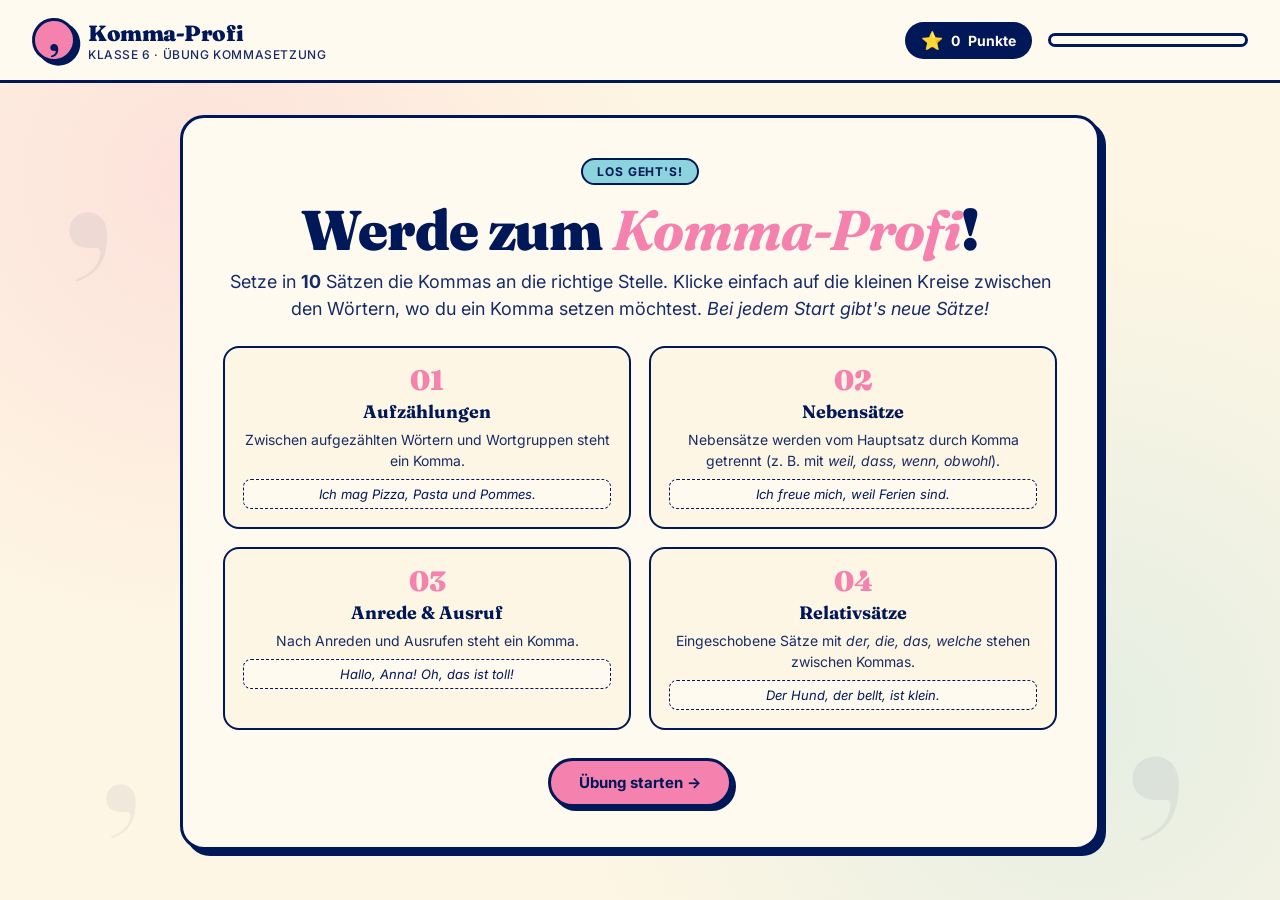
<file: Mia-Kommasetzung.html>
<!DOCTYPE html>
<html lang="de">
<head>
<meta charset="UTF-8">
<meta name="viewport" content="width=device-width, initial-scale=1.0">
<title>Komma-Profi · Übung zur Kommasetzung · Klasse 6</title>
<link href="https://fonts.googleapis.com/css2?family=Fraunces:ital,opsz,wght@0,9..144,400;0,9..144,700;0,9..144,900;1,9..144,700&family=Inter:wght@400;500;600;700&display=swap" rel="stylesheet">
<style>
  :root {
    --bg: #fef6e4;
    --bg-2: #f3d2c1;
    --ink: #001858;
    --ink-soft: #172c66;
    --paper: #fffaf0;
    --accent: #f582ae;
    --accent-2: #8bd3dd;
    --good: #2e7d4f;
    --good-bg: #d4f1d6;
    --bad: #b3261e;
    --bad-bg: #fbd6d3;
    --shadow: 6px 6px 0 var(--ink);
    --shadow-soft: 4px 4px 0 var(--ink);
  }

  * { box-sizing: border-box; margin: 0; padding: 0; }

  html, body {
    min-height: 100%;
  }

  body {
    font-family: 'Inter', sans-serif;
    background: var(--bg);
    color: var(--ink);
    background-image:
      radial-gradient(circle at 15% 20%, rgba(245, 130, 174, 0.18) 0, transparent 35%),
      radial-gradient(circle at 85% 80%, rgba(139, 211, 221, 0.22) 0, transparent 40%),
      radial-gradient(circle at 50% 50%, rgba(243, 210, 193, 0.15) 0, transparent 50%);
    display: flex;
    flex-direction: column;
    position: relative;
    min-height: 100vh;
  }

  /* Decorative floating commas */
  .floater {
    position: fixed;
    font-family: 'Fraunces', serif;
    font-weight: 900;
    color: var(--ink);
    opacity: 0.06;
    pointer-events: none;
    user-select: none;
    z-index: 0;
    animation: float 14s ease-in-out infinite;
  }
  .floater:nth-child(1) { top: 8%; left: 5%; font-size: 180px; animation-delay: 0s; }
  .floater:nth-child(2) { top: 65%; left: 88%; font-size: 220px; animation-delay: -3s; }
  .floater:nth-child(3) { top: 75%; left: 8%; font-size: 140px; animation-delay: -6s; }
  .floater:nth-child(4) { top: 15%; left: 80%; font-size: 160px; animation-delay: -9s; }

  @keyframes float {
    0%, 100% { transform: translateY(0) rotate(-8deg); }
    50% { transform: translateY(-30px) rotate(8deg); }
  }

  /* ---------- Header ---------- */
  header {
    padding: 18px 32px;
    display: flex;
    justify-content: space-between;
    align-items: center;
    border-bottom: 3px solid var(--ink);
    background: var(--paper);
    z-index: 10;
    position: sticky;
    top: 0;
  }

  .brand {
    display: flex;
    align-items: center;
    gap: 12px;
  }

  .logo {
    width: 44px;
    height: 44px;
    background: var(--accent);
    border: 3px solid var(--ink);
    border-radius: 50%;
    display: grid;
    place-items: center;
    font-family: 'Fraunces', serif;
    font-weight: 900;
    font-size: 32px;
    line-height: 1;
    box-shadow: var(--shadow-soft);
    transform: rotate(-5deg);
  }

  .brand h1 {
    font-family: 'Fraunces', serif;
    font-weight: 900;
    font-size: 22px;
    letter-spacing: -0.02em;
  }

  .brand .sub {
    font-size: 12px;
    color: var(--ink-soft);
    font-weight: 500;
    letter-spacing: 0.05em;
    text-transform: uppercase;
  }

  .progress-wrap {
    display: flex;
    align-items: center;
    gap: 16px;
  }

  .score {
    background: var(--ink);
    color: var(--paper);
    padding: 8px 16px;
    border-radius: 999px;
    font-weight: 700;
    font-size: 14px;
    display: flex;
    align-items: center;
    gap: 8px;
  }

  .score-icon { font-size: 18px; }

  .progress-bar {
    width: 200px;
    height: 14px;
    background: var(--paper);
    border: 3px solid var(--ink);
    border-radius: 999px;
    overflow: hidden;
  }

  .progress-fill {
    height: 100%;
    width: 0%;
    background: linear-gradient(90deg, var(--accent), var(--accent-2));
    transition: width 0.5s cubic-bezier(0.34, 1.56, 0.64, 1);
  }

  /* ---------- Main slide area ---------- */
  main {
    flex: 1;
    display: flex;
    justify-content: center;
    align-items: flex-start;
    padding: 32px 24px;
    position: relative;
    z-index: 1;
  }

  .slide {
    width: 100%;
    max-width: 920px;
    background: var(--paper);
    border: 3px solid var(--ink);
    border-radius: 24px;
    box-shadow: var(--shadow);
    padding: 40px;
    position: relative;
    display: none;
    animation: slideIn 0.55s cubic-bezier(0.34, 1.56, 0.64, 1);
  }

  .slide.active { display: block; }

  @keyframes slideIn {
    0% { opacity: 0; transform: translateY(40px) scale(0.96); }
    100% { opacity: 1; transform: translateY(0) scale(1); }
  }

  /* Slide tag */
  .tag {
    display: inline-block;
    background: var(--accent-2);
    border: 2px solid var(--ink);
    border-radius: 999px;
    padding: 4px 14px;
    font-size: 12px;
    font-weight: 700;
    text-transform: uppercase;
    letter-spacing: 0.08em;
    margin-bottom: 16px;
  }

  .slide h2 {
    font-family: 'Fraunces', serif;
    font-size: 38px;
    line-height: 1.05;
    letter-spacing: -0.02em;
    font-weight: 900;
    margin-bottom: 14px;
  }

  .slide h2 em {
    font-style: italic;
    color: var(--accent);
    font-weight: 700;
  }

  .slide .lead {
    font-size: 17px;
    color: var(--ink-soft);
    margin-bottom: 24px;
    line-height: 1.5;
  }

  /* ---------- Intro slide ---------- */
  .intro-grid {
    display: grid;
    grid-template-columns: 1fr 1fr;
    gap: 18px;
    margin-top: 24px;
    margin-bottom: 28px;
  }

  .rule-card {
    border: 2px solid var(--ink);
    border-radius: 16px;
    padding: 18px;
    background: var(--bg);
    transition: transform 0.25s, box-shadow 0.25s;
  }

  .rule-card:hover {
    transform: translate(-2px, -2px);
    box-shadow: var(--shadow-soft);
  }

  .rule-num {
    font-family: 'Fraunces', serif;
    font-weight: 900;
    font-size: 28px;
    color: var(--accent);
    line-height: 1;
  }

  .rule-card h3 {
    font-family: 'Fraunces', serif;
    font-size: 18px;
    font-weight: 700;
    margin: 6px 0 6px;
  }

  .rule-card p {
    font-size: 14px;
    color: var(--ink-soft);
    line-height: 1.5;
  }

  .rule-card .ex {
    margin-top: 8px;
    font-style: italic;
    font-size: 13px;
    background: var(--paper);
    padding: 6px 10px;
    border-radius: 8px;
    border: 1px dashed var(--ink);
  }

  /* ---------- Exercise slide ---------- */
  .question-meta {
    display: flex;
    gap: 10px;
    margin-bottom: 14px;
    flex-wrap: wrap;
  }

  .pill {
    background: var(--bg-2);
    border: 2px solid var(--ink);
    border-radius: 999px;
    padding: 4px 12px;
    font-size: 12px;
    font-weight: 700;
  }

  .sentence-area {
    background: var(--bg);
    border: 3px dashed var(--ink);
    border-radius: 18px;
    padding: 28px 28px;
    margin: 20px 0 24px;
    font-family: 'Fraunces', serif;
    font-size: 26px;
    line-height: 2;
    text-align: left;
    min-height: 120px;
    word-spacing: 0.05em;
  }

  .word {
    display: inline;
    padding: 0;
  }

  .gap {
    display: inline-block;
    width: 22px;
    height: 22px;
    margin: 0 1px;
    border: 2px dashed var(--ink-soft);
    border-radius: 50%;
    cursor: pointer;
    transition: all 0.15s;
    vertical-align: -4px;
    background: transparent;
    padding: 0;
    position: relative;
    font: inherit;
    color: transparent;
    line-height: 1;
  }

  .gap:hover {
    background: var(--accent-2);
    transform: scale(1.2);
    border-style: solid;
    border-color: var(--ink);
  }

  /* When a comma is "placed" the gap collapses into an inline comma look */
  .gap.placed {
    width: auto;
    height: auto;
    border: none;
    background: transparent;
    color: var(--accent);
    font-family: 'Fraunces', serif;
    font-weight: 900;
    font-size: 32px;
    vertical-align: baseline;
    margin: 0 1px 0 -3px;
    transform: none;
    animation: pop 0.3s ease;
    line-height: 1;
  }

  .gap.placed::before {
    content: ',';
  }

  .gap.placed:hover {
    background: var(--bad-bg);
    color: var(--bad);
    border-radius: 6px;
    transform: scale(1.1);
  }

  @keyframes pop {
    0% { transform: scale(0.4) translateY(4px); opacity: 0; }
    60% { transform: scale(1.4) translateY(0); opacity: 1; }
    100% { transform: scale(1); }
  }

  /* Result states: keep them visible as commas with color coding */
  .gap.correct {
    width: auto;
    height: auto;
    border: none;
    background: var(--good-bg);
    color: var(--good);
    font-family: 'Fraunces', serif;
    font-weight: 900;
    font-size: 32px;
    vertical-align: baseline;
    margin: 0 2px;
    padding: 0 4px;
    border-radius: 6px;
    cursor: default;
    line-height: 1;
  }
  .gap.correct::before { content: ','; }

  .gap.wrong {
    width: auto;
    height: auto;
    border: none;
    background: var(--bad-bg);
    color: var(--bad);
    font-family: 'Fraunces', serif;
    font-weight: 900;
    font-size: 32px;
    vertical-align: baseline;
    margin: 0 2px;
    padding: 0 4px;
    border-radius: 6px;
    cursor: default;
    text-decoration: line-through;
    text-decoration-thickness: 2px;
    animation: shake 0.4s;
    line-height: 1;
  }
  .gap.wrong::before { content: ','; }

  .gap.missed {
    background: var(--bad-bg);
    border: 2px solid var(--bad);
    border-style: solid;
    color: var(--bad);
    cursor: default;
    animation: pulse-miss 0.6s;
  }
  .gap.missed::before { content: ''; }

  @keyframes shake {
    0%, 100% { transform: translateX(0); }
    25% { transform: translateX(-6px); }
    75% { transform: translateX(6px); }
  }

  @keyframes pulse-miss {
    0%, 100% { transform: scale(1); }
    50% { transform: scale(1.25); }
  }

  /* ---------- Feedback box ---------- */
  .feedback {
    border-radius: 14px;
    padding: 16px 20px;
    margin-bottom: 20px;
    display: none;
    font-size: 15px;
    line-height: 1.5;
    border: 2px solid;
    animation: slideIn 0.4s ease;
  }

  .feedback.show { display: block; }

  .feedback.success {
    background: var(--good-bg);
    border-color: var(--good);
    color: var(--good);
  }

  .feedback.error {
    background: var(--bad-bg);
    border-color: var(--bad);
    color: var(--bad);
  }

  .feedback strong {
    font-family: 'Fraunces', serif;
    font-size: 17px;
    display: block;
    margin-bottom: 4px;
  }

  /* ---------- Action row ---------- */
  .actions {
    display: flex;
    justify-content: space-between;
    align-items: center;
    gap: 12px;
    margin-top: 8px;
  }

  .hint-btn {
    background: transparent;
    border: 2px solid var(--ink);
    color: var(--ink);
    padding: 10px 18px;
    border-radius: 999px;
    font-weight: 600;
    font-size: 14px;
    cursor: pointer;
    transition: all 0.2s;
    font-family: 'Inter', sans-serif;
  }

  .hint-btn:hover {
    background: var(--ink);
    color: var(--paper);
  }

  .hint-text {
    margin-top: 8px;
    background: var(--bg-2);
    border: 2px solid var(--ink);
    border-radius: 12px;
    padding: 12px 16px;
    font-size: 14px;
    display: none;
    animation: slideIn 0.3s ease;
  }

  .hint-text.show { display: block; }

  .btn {
    background: var(--accent);
    border: 3px solid var(--ink);
    color: var(--ink);
    padding: 12px 28px;
    border-radius: 999px;
    font-weight: 700;
    font-size: 15px;
    cursor: pointer;
    box-shadow: var(--shadow-soft);
    transition: all 0.15s;
    font-family: 'Inter', sans-serif;
    display: inline-flex;
    align-items: center;
    gap: 8px;
  }

  .btn:hover {
    transform: translate(-2px, -2px);
    box-shadow: 6px 6px 0 var(--ink);
  }

  .btn:active {
    transform: translate(2px, 2px);
    box-shadow: 2px 2px 0 var(--ink);
  }

  .btn:disabled {
    opacity: 0.4;
    cursor: not-allowed;
    transform: none;
    box-shadow: var(--shadow-soft);
  }

  .btn.secondary {
    background: var(--paper);
  }

  .btn.success-btn {
    background: var(--good);
    color: var(--paper);
  }

  /* ---------- Result slide ---------- */
  .result-grid {
    display: grid;
    grid-template-columns: 1fr 1fr 1fr;
    gap: 16px;
    margin: 24px 0;
  }

  .stat-card {
    background: var(--bg);
    border: 3px solid var(--ink);
    border-radius: 16px;
    padding: 20px;
    text-align: center;
    box-shadow: var(--shadow-soft);
  }

  .stat-num {
    font-family: 'Fraunces', serif;
    font-weight: 900;
    font-size: 48px;
    line-height: 1;
    color: var(--accent);
  }

  .stat-label {
    font-size: 13px;
    font-weight: 600;
    text-transform: uppercase;
    letter-spacing: 0.05em;
    color: var(--ink-soft);
    margin-top: 6px;
  }

  .badge-area {
    text-align: center;
    margin: 24px 0;
  }

  .badge {
    display: inline-block;
    background: var(--accent-2);
    border: 3px solid var(--ink);
    border-radius: 999px;
    padding: 14px 32px;
    font-family: 'Fraunces', serif;
    font-weight: 900;
    font-size: 22px;
    box-shadow: var(--shadow-soft);
    animation: badgePop 0.8s cubic-bezier(0.34, 1.56, 0.64, 1);
  }

  @keyframes badgePop {
    0% { transform: scale(0) rotate(-180deg); }
    100% { transform: scale(1) rotate(0); }
  }

  /* Confetti */
  .confetti-piece {
    position: fixed;
    width: 12px;
    height: 12px;
    top: -20px;
    z-index: 100;
    animation: confettiFall 3s linear forwards;
    pointer-events: none;
  }

  @keyframes confettiFall {
    0% { transform: translateY(0) rotate(0deg); opacity: 1; }
    100% { transform: translateY(100vh) rotate(720deg); opacity: 0; }
  }

  /* Welcome */
  .welcome {
    text-align: center;
  }

  .welcome h2 {
    font-size: 56px;
    margin-bottom: 8px;
  }

  .welcome .lead {
    font-size: 18px;
    margin-bottom: 8px;
  }

  /* Footer / instructions */
  .legend {
    text-align: center;
    margin-top: 18px;
    font-size: 13px;
    color: var(--ink-soft);
    font-style: italic;
  }

  /* Responsive */
  @media (max-width: 720px) {
    .slide { padding: 24px; }
    .slide h2 { font-size: 28px; }
    .sentence-area { font-size: 20px; padding: 22px 14px; }
    .intro-grid, .result-grid { grid-template-columns: 1fr; }
    .progress-bar { width: 120px; }
    header { padding: 14px 18px; flex-wrap: wrap; gap: 12px; }
    .welcome h2 { font-size: 38px; }
  }
</style>
</head>
<body>

<!-- Decorative floaters -->
<div class="floater">,</div>
<div class="floater">,</div>
<div class="floater">,</div>
<div class="floater">,</div>

<header>
  <div class="brand">
    <div class="logo">,</div>
    <div>
      <h1>Komma-Profi</h1>
      <div class="sub">Klasse 6 · Übung Kommasetzung</div>
    </div>
  </div>
  <div class="progress-wrap">
    <div class="score">
      <span class="score-icon">⭐</span>
      <span id="scoreVal">0</span> Punkte
    </div>
    <div class="progress-bar">
      <div class="progress-fill" id="progress"></div>
    </div>
  </div>
</header>

<main id="slideContainer">

  <!-- ====== Welcome Slide ====== -->
  <section class="slide active" data-slide="welcome">
    <div class="welcome">
      <span class="tag">Los geht's!</span>
      <h2>Werde zum <em>Komma-Profi</em>!</h2>
      <p class="lead">Setze in <strong id="totalQ">10</strong> Sätzen die Kommas an die richtige Stelle. Klicke einfach auf die kleinen Kreise zwischen den Wörtern, wo du ein Komma setzen möchtest. <em>Bei jedem Start gibt's neue Sätze!</em></p>

      <div class="intro-grid">
        <div class="rule-card">
          <div class="rule-num">01</div>
          <h3>Aufzählungen</h3>
          <p>Zwischen aufgezählten Wörtern und Wortgruppen steht ein Komma.</p>
          <div class="ex">Ich mag Pizza, Pasta und Pommes.</div>
        </div>
        <div class="rule-card">
          <div class="rule-num">02</div>
          <h3>Nebensätze</h3>
          <p>Nebensätze werden vom Hauptsatz durch Komma getrennt (z. B. mit <em>weil, dass, wenn, obwohl</em>).</p>
          <div class="ex">Ich freue mich, weil Ferien sind.</div>
        </div>
        <div class="rule-card">
          <div class="rule-num">03</div>
          <h3>Anrede & Ausruf</h3>
          <p>Nach Anreden und Ausrufen steht ein Komma.</p>
          <div class="ex">Hallo, Anna! Oh, das ist toll!</div>
        </div>
        <div class="rule-card">
          <div class="rule-num">04</div>
          <h3>Relativsätze</h3>
          <p>Eingeschobene Sätze mit <em>der, die, das, welche</em> stehen zwischen Kommas.</p>
          <div class="ex">Der Hund, der bellt, ist klein.</div>
        </div>
      </div>

      <button class="btn" onclick="startExercise()">Übung starten →</button>
    </div>
  </section>

  <!-- ====== Exercise slides will be generated ====== -->

  <!-- ====== Result Slide ====== -->
  <section class="slide" data-slide="result">
    <span class="tag">Fertig!</span>
    <h2>Du hast es <em>geschafft!</em></h2>
    <p class="lead">Hier ist dein Ergebnis. Möchtest du die Übung wiederholen?</p>

    <div class="badge-area">
      <div class="badge" id="finalBadge">🌟 Komma-Profi</div>
    </div>

    <div class="result-grid">
      <div class="stat-card">
        <div class="stat-num" id="finalScore">0</div>
        <div class="stat-label">Punkte gesamt</div>
      </div>
      <div class="stat-card">
        <div class="stat-num" id="finalCorrect">0/8</div>
        <div class="stat-label">Richtige Sätze</div>
      </div>
      <div class="stat-card">
        <div class="stat-num" id="finalPercent">0%</div>
        <div class="stat-label">Erfolgsquote</div>
      </div>
    </div>

    <div style="text-align:center;">
      <button class="btn" onclick="restart()">🔁 Nochmal üben</button>
    </div>
  </section>

</main>

<script>
  // ============= Exercise Pool =============
  // Each exercise is generated from a template. `subjects`, `objects`, etc. arrays
  // create natural variations so students don't memorize specific sentences.
  // commas: 0-indexed positions where a comma must follow that word

  // ---- Word pools for variation ----
  const NAMES = ["Lisa", "Max", "Anna", "Tim", "Mia", "Paul", "Emma", "Jonas", "Lena", "Felix", "Sophie", "Ben", "Hannah", "Leon", "Marie", "Noah"];
  const FAMILY = ["Bruder", "Schwester", "Vater", "Onkel", "Cousin", "Freund", "Nachbar", "Lehrer", "Großvater", "Trainer"];
  const FAMILY_FEM = ["Schwester", "Mutter", "Tante", "Cousine", "Freundin", "Nachbarin", "Lehrerin", "Großmutter", "Trainerin"];
  const ANIMALS = ["Hund", "Kater", "Hamster", "Wellensittich", "Hase", "Goldfisch", "Papagei"];
  const PLACES = ["Garten", "Park", "Wald", "Hof", "Spielplatz", "Schulhof", "Keller", "Zimmer"];
  const FRUITS = ["Erdbeeren", "Kirschen", "Äpfel", "Bananen", "Pflaumen", "Trauben", "Birnen", "Melonen", "Aprikosen", "Beeren"];
  const SPORTS = ["Fußball", "Basketball", "Tennis", "Handball", "Schach", "Volleyball", "Federball", "Hockey"];
  const HOBBIES = ["Lesen", "Malen", "Singen", "Tanzen", "Schwimmen", "Reiten", "Klettern", "Kochen", "Basteln"];
  const SUBJECTS_SCHOOL = ["Mathe", "Deutsch", "Englisch", "Biologie", "Geschichte", "Kunst", "Musik", "Sport"];
  const SEASONS_TIME = ["Im Sommer", "Im Winter", "Im Frühling", "Im Herbst", "Am Morgen", "Am Abend", "Am Wochenende", "In den Ferien", "Nach der Schule", "Vor dem Essen"];
  const ADJECTIVES = ["wunderschön", "spannend", "lustig", "interessant", "langweilig", "anstrengend", "großartig", "fantastisch"];
  const FEELINGS = ["freue mich", "ärgere mich", "wundere mich", "bin traurig", "bin glücklich", "lache", "staune"];
  const REASONS = ["Ferien sind", "die Sonne scheint", "es schneit", "ich Geburtstag habe", "wir gewonnen haben", "mein Freund kommt", "die Schule ausfällt"];
  const COMPLAINTS = ["es regnet", "es so kalt ist", "ich müde bin", "wir verloren haben", "die Schule beginnt", "es spät ist"];

  // Helpers
  const pick = arr => arr[Math.floor(Math.random() * arr.length)];
  const pickN = (arr, n) => {
    const copy = [...arr];
    const out = [];
    for (let i = 0; i < n && copy.length; i++) {
      out.push(copy.splice(Math.floor(Math.random() * copy.length), 1)[0]);
    }
    return out;
  };
  const shuffle = arr => {
    const a = [...arr];
    for (let i = a.length - 1; i > 0; i--) {
      const j = Math.floor(Math.random() * (i + 1));
      [a[i], a[j]] = [a[j], a[i]];
    }
    return a;
  };

  // Build a sentence from words and a list of comma-positions.
  // Returns an exercise object {words, commas, rule, explanation}.
  function buildExercise(wordTokens, commaPositions, rule, explanation) {
    return {
      words: wordTokens,
      commas: commaPositions,
      rule,
      explanation
    };
  }

  // ============= Exercise Templates =============
  // Each template is a function that returns a fresh exercise with random fillers.
  const templates = [

    // ---- AUFZÄHLUNG: 3 items joined by "und" ----
    () => {
      const [a, b, c] = pickN(FRUITS, 3);
      const time = pick(SEASONS_TIME);
      const verbs = ["esse ich gerne", "kaufe ich oft", "mag ich besonders"];
      const verb = pick(verbs);
      const intro = time.split(" ");
      const verbWords = verb.split(" ");
      const words = [...intro, ...verbWords, a, b, "und", c + "."];
      const commaAfter = intro.length + verbWords.length;
      // Only ONE comma: between item a and item b. NO comma before "und".
      return buildExercise(
        words,
        [commaAfter],
        "Aufzählung",
        "In Aufzählungen werden die Glieder durch Kommas getrennt. Vor dem letzten „und“ steht KEIN Komma."
      );
    },

    // ---- AUFZÄHLUNG: 4 items, last joined by "und" ----
    () => {
      const items = pickN(SPORTS, 4);
      const subj = pick(NAMES);
      const verb = pick(["spielt", "trainiert", "übt"]);
      const words = [subj, verb, items[0], items[1], items[2], "und", items[3] + "."];
      // Two commas: between items 1-2 and 2-3. NO comma before "und".
      return buildExercise(
        words,
        [2, 3],
        "Aufzählung",
        "Mehrere Aufzählungsglieder werden durch Kommas getrennt – vor dem abschließenden „und“ steht jedoch kein Komma."
      );
    },

    // ---- AUFZÄHLUNG: hobbies (3 items + und) ----
    () => {
      const items = pickN(HOBBIES, 3);
      const words = ["Meine", "Hobbys", "sind", items[0], items[1], "und", items[2] + "."];
      // Only one comma between the two items before "und".
      return buildExercise(
        words,
        [3],
        "Aufzählung",
        "Bei Aufzählungen trennt das Komma die einzelnen Glieder. Vor „und“ am Ende steht keines."
      );
    },

    // ---- AUFZÄHLUNG: school subjects (3 items + und) ----
    () => {
      const items = pickN(SUBJECTS_SCHOOL, 3);
      const words = ["In", "der", "Schule", "habe", "ich", items[0], items[1], "und", items[2] + "."];
      return buildExercise(
        words,
        [5],
        "Aufzählung",
        "Schulfächer in einer Reihe werden durch Kommas getrennt. Vor dem „und“ am Ende kommt kein Komma."
      );
    },

    // ---- NEBENSATZ mit "weil" am Ende ----
    () => {
      const subj = pick(NAMES);
      const reason = pick(REASONS);
      const reasonWords = reason.split(" ");
      const words = [subj, "freut", "sich", "weil", ...reasonWords];
      // add period to last word
      words[words.length - 1] = words[words.length - 1] + ".";
      return buildExercise(
        words,
        [2],
        "Nebensatz mit „weil“",
        "Nebensätze, die mit „weil“ eingeleitet werden, werden vom Hauptsatz immer durch ein Komma getrennt."
      );
    },

    // ---- NEBENSATZ mit "dass" ----
    () => {
      const subj = pick(NAMES);
      const verb = pick(["sagte", "meinte", "erzählte", "behauptete", "wusste"]);
      const second = pick(["sie heute keine Zeit hat", "er morgen kommt", "alles in Ordnung ist", "die Aufgabe leicht war", "das Wetter schön wird"]);
      const secondWords = second.split(" ");
      const words = [subj, verb, "dass", ...secondWords];
      words[words.length - 1] += ".";
      return buildExercise(
        words,
        [1],
        "Nebensatz mit „dass“",
        "Vor Nebensätzen mit „dass“ steht immer ein Komma, das den Nebensatz vom Hauptsatz abtrennt."
      );
    },

    // ---- NEBENSATZ vorangestellt mit "Wenn" ----
    () => {
      const cond = pick(["es regnet", "es schneit", "die Sonne scheint", "ich Hunger habe", "der Lehrer ruft"]);
      const condWords = cond.split(" ");
      const main = pick(["bleibe ich zu Hause", "spielen wir drinnen", "gehen wir spazieren", "esse ich etwas", "stehe ich auf"]);
      const mainWords = main.split(" ");
      const words = ["Wenn", ...condWords, ...mainWords];
      words[words.length - 1] += ".";
      return buildExercise(
        words,
        [condWords.length],
        "Nebensatz vorne",
        "Steht der Nebensatz (mit „wenn“, „weil“, „obwohl“ usw.) am Satzanfang, folgt nach ihm ein Komma."
      );
    },

    // ---- NEBENSATZ vorangestellt mit "Obwohl" ----
    () => {
      const cond = pick(["es spät ist", "ich müde bin", "es regnet", "die Aufgabe schwer war", "der Weg weit ist"]);
      const condWords = cond.split(" ");
      const main = pick(["mache ich weiter", "gehe ich los", "lerne ich noch", "spielen wir draußen", "lese ich ein Buch"]);
      const mainWords = main.split(" ");
      const words = ["Obwohl", ...condWords, ...mainWords];
      words[words.length - 1] += ".";
      return buildExercise(
        words,
        [condWords.length],
        "Nebensatz vorne",
        "Vorangestellte Nebensätze mit „obwohl“ werden durch ein Komma vom Hauptsatz getrennt."
      );
    },

    // ---- NEBENSATZ am Ende mit "weil" + Begründung ----
    () => {
      const subj = pick(NAMES);
      const main = pick(["geht früh ins Bett", "macht die Hausaufgaben", "geht nicht raus", "trinkt einen Tee", "zieht eine Jacke an"]);
      const mainWords = main.split(" ");
      const reason = pick(COMPLAINTS);
      const reasonWords = reason.split(" ");
      const words = [subj, ...mainWords, "weil", ...reasonWords];
      words[words.length - 1] += ".";
      return buildExercise(
        words,
        [1 + mainWords.length - 1],
        "Nebensatz mit „weil“",
        "Wenn der Nebensatz mit „weil“ am Ende steht, kommt davor ein Komma."
      );
    },

    // ---- ANREDE am Anfang ----
    () => {
      const greet = pick(["Hallo", "Guten Morgen", "Hi", "Servus", "Hey"]);
      const greetWords = greet.split(" ");
      const name = pick(NAMES);
      const rest = pick(["wie geht es dir?", "schön dich zu sehen!", "wie war die Schule?", "kommst du mit?"]);
      const restWords = rest.split(" ");
      const words = [...greetWords, name, ...restWords];
      // comma after greet (last word of greeting) and after name
      return buildExercise(
        words,
        [greetWords.length - 1, greetWords.length],
        "Anrede",
        "Nach einer Anrede steht ein Komma. Der Name als Anrede wird durch Kommas vom Rest abgetrennt."
      );
    },

    // ---- ANREDE eingeschoben ----
    () => {
      const name = pick(NAMES);
      const opts = [
        { start: "Komm bitte", end: "wir müssen los", punct: "!" },
        { start: "Pass auf", end: "das ist wichtig", punct: "!" },
        { start: "Hör mal", end: "kannst du mir helfen", punct: "?" },
        { start: "Sag mal", end: "hast du Zeit", punct: "?" },
        { start: "Komm", end: "ich brauche dich", punct: "!" }
      ];
      const o = pick(opts);
      const startWords = o.start.split(" ");
      const endWords = o.end.split(" ");
      const words = [...startWords, name, ...endWords];
      words[words.length - 1] += o.punct;
      return buildExercise(
        words,
        [startWords.length - 1, startWords.length],
        "Anrede eingeschoben",
        "Eine eingeschobene Anrede wird durch zwei Kommas vom Rest des Satzes abgetrennt."
      );
    },

    // ---- AUSRUF + HAUPTSATZ ----
    () => {
      const exclaim = pick(["Oh", "Ach", "Wow", "Mensch", "Boah"]);
      const main = pick(["das ist ja toll", "das wusste ich nicht", "wie schön", "das gefällt mir", "endlich Ferien"]);
      const mainWords = main.split(" ");
      const words = [exclaim, ...mainWords];
      words[words.length - 1] += "!";
      return buildExercise(
        words,
        [0],
        "Ausruf",
        "Nach einem Ausruf wie „Oh“ oder „Ach“ folgt ein Komma."
      );
    },

    // ---- RELATIVSATZ eingeschoben (der/die/das) ----
    () => {
      // Each item carries its own appropriate endings
      const variants = [
        { art: "Der", word: "Hund", rel: "der", verb: "bellt", endings: ["ist sehr klein", "gehört uns", "ist mein bester Freund", "wedelt mit dem Schwanz"] },
        { art: "Die", word: "Katze", rel: "die", verb: "schläft", endings: ["ist sehr alt", "gehört meiner Oma", "schnurrt leise", "ist ganz weich"] },
        { art: "Das", word: "Kind", rel: "das", verb: "spielt", endings: ["lacht laut", "wohnt nebenan", "ist mein Cousin", "winkt fröhlich"] },
        { art: "Das", word: "Buch", rel: "das", verb: "ich lese", endings: ["ist spannend", "gefällt mir gut", "stammt aus der Bibliothek", "hat tolle Bilder"] },
        { art: "Der", word: "Lehrer", rel: "der", verb: "uns unterrichtet", endings: ["ist sehr nett", "kommt aus Berlin", "erklärt alles toll", "kann gut Witze erzählen"] },
        { art: "Die", word: "Frau", rel: "die", verb: "dort steht", endings: ["ist meine Tante", "wartet auf den Bus", "wohnt in unserer Straße", "trägt einen blauen Mantel"] }
      ];
      const v = pick(variants);
      const ending = pick(v.endings);
      const verbWords = v.verb.split(" ");
      const endingWords = ending.split(" ");
      const words = [v.art, v.word, v.rel, ...verbWords, ...endingWords];
      words[words.length - 1] += ".";
      return buildExercise(
        words,
        [1, 1 + 1 + verbWords.length],
        "Relativsatz",
        "Eingeschobene Relativsätze (mit „der“, „die“, „das“) werden durch zwei Kommas vom Hauptsatz abgetrennt."
      );
    },

    // ---- RELATIVSATZ am Ende ----
    () => {
      const items = [
        { article: "Das", noun: "Buch", rel: "das", body: "ich gestern gekauft habe", adjs: ["spannend", "interessant", "großartig", "lustig"] },
        { article: "Der", noun: "Film", rel: "den", body: "wir gesehen haben", adjs: ["spannend", "lustig", "langweilig", "fantastisch"] },
        { article: "Die", noun: "Aufgabe", rel: "die", body: "wir lösen sollen", adjs: ["schwer", "leicht", "kompliziert", "interessant"] },
        { article: "Der", noun: "Kuchen", rel: "den", body: "Oma gebacken hat", adjs: ["lecker", "süß", "groß", "wunderbar"] }
      ];
      const it = pick(items);
      const adj = pick(it.adjs);
      const bodyWords = it.body.split(" ");
      const words = [it.article, it.noun, "ist", adj, it.rel, ...bodyWords];
      words[words.length - 1] += ".";
      return buildExercise(
        words,
        [3],
        "Relativsatz am Ende",
        "Auch ein angehängter Relativsatz wird durch ein Komma vom Hauptsatz abgetrennt."
      );
    },

    // ---- INFINITIV mit "um zu" ----
    () => {
      const subj = pick(NAMES);
      const main = pick(["geht in die Bibliothek", "fährt zum Supermarkt", "läuft zur Schule", "öffnet das Fenster", "nimmt den Bus"]);
      const mainWords = main.split(" ");
      const purpose = pick(["um ein Buch zu leihen", "um Brot zu kaufen", "um pünktlich zu sein", "um frische Luft zu bekommen", "um schneller anzukommen"]);
      const purposeWords = purpose.split(" ");
      const words = [subj, ...mainWords, ...purposeWords];
      words[words.length - 1] += ".";
      return buildExercise(
        words,
        [mainWords.length],
        "Infinitiv mit „um zu“",
        "Vor erweiterten Infinitiv-Gruppen mit „um … zu“ steht ein Komma."
      );
    },

    // ---- WÖRTLICHE REDE Vorspann ----
    () => {
      const subj = pick(NAMES);
      const verb = pick(["sagt", "ruft", "fragt", "antwortet", "flüstert"]);
      const speech = pick(["Ich komme gleich", "Das ist wunderbar", "Wo bist du", "Pass gut auf", "Ich habe Hunger"]);
      const speechWords = speech.split(" ");
      // Format: Subj verb: "Speech!"
      // For simplicity in our gap UI, we treat this as just a comma exercise after speech.
      // Use pattern: "Komm her", sagte Lisa.
      const words = ['"' + speechWords[0], ...speechWords.slice(1, -1), speechWords[speechWords.length - 1] + '"', verb, subj + "."];
      return buildExercise(
        words,
        [speechWords.length - 1],
        "Wörtliche Rede",
        "Nach der wörtlichen Rede in Anführungszeichen steht ein Komma, bevor der Begleitsatz folgt."
      );
    },

    // ---- TEMPORALER NEBENSATZ mit "als" ----
    () => {
      const subj = pick(NAMES);
      const cond = pick(["nach Hause kam", "vom Sport zurückkehrte", "ins Zimmer trat", "die Tür öffnete"]);
      const condWords = cond.split(" ");
      const main = pick(["war alles still", "lag ein Brief auf dem Tisch", "schlief der Hund schon", "war niemand da"]);
      const mainWords = main.split(" ");
      const words = ["Als", subj, ...condWords, ...mainWords];
      words[words.length - 1] += ".";
      return buildExercise(
        words,
        [1 + condWords.length],
        "Nebensatz mit „als“",
        "Steht der Nebensatz mit „als“ vor dem Hauptsatz, folgt nach ihm ein Komma."
      );
    },

    // ---- INDIREKTE FRAGE mit "ob" ----
    () => {
      const subj = pick(NAMES);
      const verb = pick(["fragt", "möchte wissen", "überlegt"]);
      const verbWords = verb.split(" ");
      const question = pick(["ob es heute regnet", "ob du mitkommst", "ob das stimmt", "ob die Tür offen ist"]);
      const qWords = question.split(" ");
      const words = [subj, ...verbWords, ...qWords];
      words[words.length - 1] += ".";
      return buildExercise(
        words,
        [verbWords.length],
        "Indirekte Frage",
        "Vor indirekten Fragesätzen (z. B. mit „ob“) steht ein Komma."
      );
    },

    // ---- AUFZÄHLUNG mit "sowie" ----
    () => {
      const items = pickN(FRUITS, 3);
      const words = ["Auf", "dem", "Markt", "gibt", "es", items[0], items[1], "sowie", items[2] + "."];
      // Only one comma between items[0] and items[1]. NO comma before "sowie".
      return buildExercise(
        words,
        [5],
        "Aufzählung",
        "Vor „sowie“ steht in einer Aufzählung kein Komma – aber zwischen den anderen Gliedern schon."
      );
    },

    // ---- ZWEI HAUPTSÄTZE durch "aber" verbunden ----
    () => {
      const subj = pick(NAMES);
      const part1 = pick(["wollte spielen", "war müde", "hatte Hunger", "lachte laut"]);
      const part1Words = part1.split(" ");
      const part2 = pick(["niemand hatte Zeit", "trotzdem las sie weiter", "es gab nichts zu essen", "alle waren still"]);
      const part2Words = part2.split(" ");
      const words = [subj, ...part1Words, "aber", ...part2Words];
      words[words.length - 1] += ".";
      return buildExercise(
        words,
        [part1Words.length],
        "Hauptsätze mit „aber“",
        "Werden zwei Hauptsätze durch „aber“ verbunden, steht davor ein Komma."
      );
    },

    // ---- "denn" zwischen zwei Hauptsätzen ----
    () => {
      const opts = [
        { main: "bleibt zu Hause", reason: "es ist kalt" },
        { main: "geht früh ins Bett", reason: "es ist spät" },
        { main: "trinkt viel Wasser", reason: "es ist heiß" },
        { main: "öffnet das Fenster", reason: "es ist stickig" },
        { main: "zieht eine Jacke an", reason: "es ist windig" },
        { main: "macht Pause", reason: "die Aufgabe war schwer" }
      ];
      const o = pick(opts);
      const subj = pick(NAMES);
      const mainWords = o.main.split(" ");
      const reasonWords = o.reason.split(" ");
      const words = [subj, ...mainWords, "denn", ...reasonWords];
      words[words.length - 1] += ".";
      return buildExercise(
        words,
        [mainWords.length],
        "Hauptsätze mit „denn“",
        "Vor „denn“, wenn es zwei Hauptsätze verbindet, steht immer ein Komma."
      );
    }
  ];

  // ============= Generate randomized exercise set per load =============
  const TOTAL_QUESTIONS = 10;
  function generateExerciseSet() {
    const shuffled = shuffle(templates);
    const set = [];
    // Ensure we don't pick the same template twice if pool >= TOTAL_QUESTIONS
    const pool = shuffled.length >= TOTAL_QUESTIONS ? shuffled.slice(0, TOTAL_QUESTIONS) : shuffled;
    pool.forEach(t => set.push(t()));
    // If pool was smaller than TOTAL_QUESTIONS, top up by re-running random templates
    while (set.length < TOTAL_QUESTIONS) {
      set.push(pick(templates)());
    }
    return set;
  }

  let exercises = generateExerciseSet();

  // ============= State =============
  let currentIndex = 0;
  let score = 0;
  let correctCount = 0;
  let attemptedThis = false;

  // ============= DOM Build =============
  const container = document.getElementById('slideContainer');
  const progressEl = document.getElementById('progress');
  const scoreEl = document.getElementById('scoreVal');
  const totalQEl = document.getElementById('totalQ');

  // Build all exercise slides dynamically (called on load and on restart)
  function buildSlides() {
    // Remove any existing exercise slides (keep welcome and result)
    container.querySelectorAll('.slide[data-slide^="ex-"]').forEach(s => s.remove());
    // Update welcome total
    if (totalQEl) totalQEl.textContent = exercises.length;

    const resultSlide = container.querySelector('[data-slide="result"]');
    exercises.forEach((ex, idx) => {
      const slide = document.createElement('section');
      slide.className = 'slide';
      slide.dataset.slide = `ex-${idx}`;

      let sentenceHTML = '';
      ex.words.forEach((word, wi) => {
        sentenceHTML += `<span class="word">${word}</span>`;
        // gap after each word except last (no trailing space — gap inline-blocks naturally)
        if (wi < ex.words.length - 1) {
          sentenceHTML += `<button class="gap" data-pos="${wi}" data-ex="${idx}" aria-label="Komma setzen oder entfernen"></button> `;
        }
      });

      slide.innerHTML = `
        <div class="question-meta">
          <span class="tag">Satz ${idx + 1} / ${exercises.length}</span>
          <span class="pill">📝 ${ex.rule}</span>
        </div>
        <h2>Setze die <em>Kommas</em>.</h2>
        <p class="lead">Klicke auf die Kreise zwischen den Wörtern, an denen ein Komma stehen soll. Wenn du fertig bist, drücke „Prüfen“.</p>

        <div class="sentence-area" data-sentence="${idx}">${sentenceHTML}</div>

        <div class="feedback" id="feedback-${idx}"></div>

        <div class="actions">
          <div>
            <button class="hint-btn" onclick="toggleHint(${idx})">💡 Tipp</button>
            <div class="hint-text" id="hint-${idx}">Achte auf die Regel: <strong>${ex.rule}</strong>. Es gibt <strong>${ex.commas.length}</strong> Komma${ex.commas.length === 1 ? '' : 's'} in diesem Satz.</div>
          </div>
          <div style="display:flex; gap:10px;">
            <button class="btn secondary" onclick="resetCurrent(${idx})">↻ Zurücksetzen</button>
            <button class="btn" id="check-${idx}" onclick="checkAnswer(${idx})">Prüfen ✓</button>
          </div>
        </div>

        <div class="legend">Tipp: Tippe auf einen Kreis, um ein Komma zu setzen oder zu entfernen.</div>
      `;
      container.insertBefore(slide, resultSlide);
    });

    // Attach gap click handlers
    document.querySelectorAll('.gap').forEach(gap => {
      gap.addEventListener('click', () => {
        if (gap.classList.contains('correct') || gap.classList.contains('wrong') || gap.classList.contains('missed')) return;
        gap.classList.toggle('placed');
      });
    });
  }

  buildSlides();

  // ============= Logic =============
  function showSlide(name) {
    document.querySelectorAll('.slide').forEach(s => s.classList.remove('active'));
    const target = document.querySelector(`[data-slide="${name}"]`);
    if (target) target.classList.add('active');
  }

  function startExercise() {
    currentIndex = 0;
    showSlide(`ex-${currentIndex}`);
    updateProgress();
  }

  function updateProgress() {
    const pct = ((currentIndex) / exercises.length) * 100;
    progressEl.style.width = `${pct}%`;
    scoreEl.textContent = score;
  }

  function toggleHint(idx) {
    document.getElementById(`hint-${idx}`).classList.toggle('show');
  }

  function resetCurrent(idx) {
    if (attemptedThis) return; // can't reset after check
    document.querySelectorAll(`[data-ex="${idx}"]`).forEach(g => {
      g.classList.remove('placed', 'correct', 'wrong', 'missed');
    });
  }

  function checkAnswer(idx) {
    if (attemptedThis) {
      // already checked → go next
      goNext(idx);
      return;
    }
    attemptedThis = true;
    const ex = exercises[idx];
    const gaps = document.querySelectorAll(`[data-ex="${idx}"]`);
    let correctPlacements = 0;
    let wrongPlacements = 0;
    let missedPlacements = 0;

    gaps.forEach(gap => {
      const pos = parseInt(gap.dataset.pos);
      const placed = gap.classList.contains('placed');
      const shouldHave = ex.commas.includes(pos);

      gap.classList.remove('placed');
      if (shouldHave && placed) {
        gap.classList.add('correct');
        correctPlacements++;
      } else if (!shouldHave && placed) {
        gap.classList.add('wrong');
        wrongPlacements++;
      } else if (shouldHave && !placed) {
        gap.classList.add('missed');
        missedPlacements++;
      }
    });

    const allCorrect = (correctPlacements === ex.commas.length) && (wrongPlacements === 0);
    const feedback = document.getElementById(`feedback-${idx}`);

    if (allCorrect) {
      score += 10;
      correctCount++;
      feedback.className = 'feedback success show';
      feedback.innerHTML = `<strong>🎉 Super! Alles richtig!</strong>${ex.explanation}`;
      launchConfetti();
    } else {
      // partial credit
      const partial = Math.max(0, correctPlacements * 2 - wrongPlacements);
      score += partial;
      feedback.className = 'feedback error show';
      let msg = `<strong>Fast! Schau noch mal genau hin.</strong>`;
      if (wrongPlacements > 0) msg += `🔴 Rote Kreise: hier sollte <em>kein</em> Komma stehen. `;
      if (missedPlacements > 0) msg += `⚠️ Markierte Kreise: hier <em>fehlt</em> ein Komma. `;
      msg += `<br><br>${ex.explanation}`;
      feedback.innerHTML = msg;
    }

    updateProgress();

    // Change button to "Next"
    const btn = document.getElementById(`check-${idx}`);
    if (idx < exercises.length - 1) {
      btn.innerHTML = 'Nächster Satz →';
      btn.classList.add('success-btn');
    } else {
      btn.innerHTML = 'Ergebnis ansehen 🏆';
      btn.classList.add('success-btn');
    }
  }

  function goNext(idx) {
    attemptedThis = false;
    if (idx < exercises.length - 1) {
      currentIndex = idx + 1;
      showSlide(`ex-${currentIndex}`);
      updateProgress();
    } else {
      showResult();
    }
  }

  function showResult() {
    const total = exercises.length;
    const pct = Math.round((correctCount / total) * 100);
    document.getElementById('finalScore').textContent = score;
    document.getElementById('finalCorrect').textContent = `${correctCount}/${total}`;
    document.getElementById('finalPercent').textContent = `${pct}%`;

    let badgeText = '';
    if (pct === 100) badgeText = '🏆 Komma-Meister';
    else if (pct >= 75) badgeText = '🌟 Komma-Profi';
    else if (pct >= 50) badgeText = '👍 Auf gutem Weg';
    else badgeText = '💪 Weiter üben!';
    document.getElementById('finalBadge').textContent = badgeText;

    progressEl.style.width = '100%';
    showSlide('result');

    if (pct >= 75) launchConfetti(60);
  }

  function restart() {
    currentIndex = 0;
    score = 0;
    correctCount = 0;
    attemptedThis = false;
    scoreEl.textContent = 0;
    progressEl.style.width = '0%';

    // Generate fresh exercises and rebuild all slides
    exercises = generateExerciseSet();
    buildSlides();

    showSlide('welcome');
  }

  // ============= Confetti =============
  function launchConfetti(count = 30) {
    const colors = ['#f582ae', '#8bd3dd', '#fef6e4', '#001858', '#f3d2c1'];
    for (let i = 0; i < count; i++) {
      setTimeout(() => {
        const piece = document.createElement('div');
        piece.className = 'confetti-piece';
        piece.style.left = Math.random() * 100 + 'vw';
        piece.style.background = colors[Math.floor(Math.random() * colors.length)];
        piece.style.borderRadius = Math.random() > 0.5 ? '50%' : '2px';
        piece.style.animationDuration = (2 + Math.random() * 2) + 's';
        piece.style.transform = `rotate(${Math.random() * 360}deg)`;
        document.body.appendChild(piece);
        setTimeout(() => piece.remove(), 4000);
      }, i * 30);
    }
  }

  // Keyboard navigation: Enter to check / advance
  document.addEventListener('keydown', (e) => {
    if (e.key === 'Enter') {
      const activeSlide = document.querySelector('.slide.active');
      if (!activeSlide) return;
      const slideName = activeSlide.dataset.slide;
      if (slideName.startsWith('ex-')) {
        const idx = parseInt(slideName.split('-')[1]);
        const btn = document.getElementById(`check-${idx}`);
        if (btn) btn.click();
      }
    }
  });
</script>
</body>
</html>
</file>
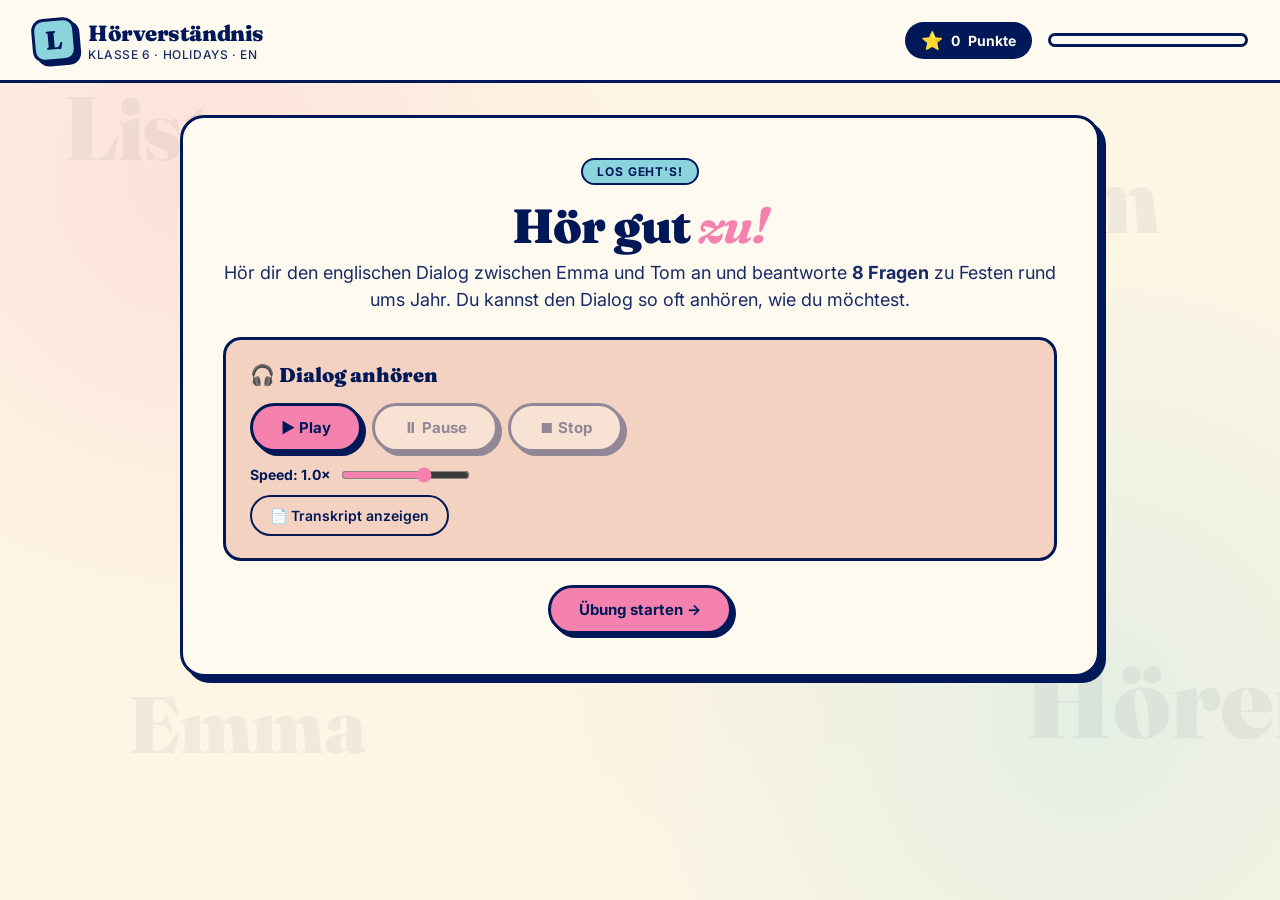
<file: Mia-Listening.html>
<!DOCTYPE html>
<html lang="de">
<head>
<meta charset="UTF-8">
<meta name="viewport" content="width=device-width, initial-scale=1.0">
<title>Hörverständnis · Holidays · Klasse 6</title>
<link href="https://fonts.googleapis.com/css2?family=Fraunces:ital,opsz,wght@0,9..144,400;0,9..144,700;0,9..144,900;1,9..144,700&family=Inter:wght@400;500;600;700&display=swap" rel="stylesheet">
<style>
  :root {
    --bg: #fef6e4;
    --bg-2: #f3d2c1;
    --ink: #001858;
    --ink-soft: #172c66;
    --paper: #fffaf0;
    --accent: #f582ae;
    --accent-2: #8bd3dd;
    --good: #2e7d4f;
    --good-bg: #d4f1d6;
    --bad: #b3261e;
    --bad-bg: #fbd6d3;
    --shadow: 6px 6px 0 var(--ink);
    --shadow-soft: 4px 4px 0 var(--ink);
  }

  * { box-sizing: border-box; margin: 0; padding: 0; }

  html, body { min-height: 100%; }

  body {
    font-family: 'Inter', sans-serif;
    background: var(--bg);
    color: var(--ink);
    background-image:
      radial-gradient(circle at 15% 20%, rgba(245, 130, 174, 0.18) 0, transparent 35%),
      radial-gradient(circle at 85% 80%, rgba(139, 211, 221, 0.22) 0, transparent 40%),
      radial-gradient(circle at 50% 50%, rgba(243, 210, 193, 0.15) 0, transparent 50%);
    display: flex;
    flex-direction: column;
    position: relative;
    min-height: 100vh;
  }

  .floater {
    position: fixed;
    font-family: 'Fraunces', serif;
    font-weight: 900;
    color: var(--ink);
    opacity: 0.05;
    pointer-events: none;
    user-select: none;
    z-index: 0;
    animation: float 14s ease-in-out infinite;
  }
  .floater:nth-child(1) { top: 8%;  left: 5%;  font-size: 90px;  animation-delay: 0s; }
  .floater:nth-child(2) { top: 70%; left: 80%; font-size: 110px; animation-delay: -3s; }
  .floater:nth-child(3) { top: 75%; left: 10%; font-size: 80px;  animation-delay: -6s; }
  .floater:nth-child(4) { top: 15%; left: 75%; font-size: 100px; animation-delay: -9s; }

  @keyframes float {
    0%, 100% { transform: translateY(0) rotate(-6deg); }
    50%       { transform: translateY(-25px) rotate(6deg); }
  }

  header {
    padding: 18px 32px;
    display: flex;
    justify-content: space-between;
    align-items: center;
    border-bottom: 3px solid var(--ink);
    background: var(--paper);
    z-index: 10;
    position: sticky;
    top: 0;
  }

  .brand { display: flex; align-items: center; gap: 12px; }

  .logo {
    width: 44px;
    height: 44px;
    background: var(--accent-2);
    border: 3px solid var(--ink);
    border-radius: 12px;
    display: grid;
    place-items: center;
    font-family: 'Fraunces', serif;
    font-weight: 900;
    font-size: 26px;
    line-height: 1;
    box-shadow: var(--shadow-soft);
    transform: rotate(-5deg);
  }

  .brand h1 {
    font-family: 'Fraunces', serif;
    font-weight: 900;
    font-size: 22px;
    letter-spacing: -0.02em;
  }

  .brand .sub {
    font-size: 12px;
    color: var(--ink-soft);
    font-weight: 500;
    letter-spacing: 0.05em;
    text-transform: uppercase;
  }

  .progress-wrap {
    display: flex;
    align-items: center;
    gap: 16px;
  }

  .score {
    background: var(--ink);
    color: var(--paper);
    padding: 8px 16px;
    border-radius: 999px;
    font-weight: 700;
    font-size: 14px;
    display: flex;
    align-items: center;
    gap: 8px;
  }

  .score-icon { font-size: 18px; }

  .progress-bar {
    width: 200px;
    height: 14px;
    background: var(--paper);
    border: 3px solid var(--ink);
    border-radius: 999px;
    overflow: hidden;
  }

  .progress-fill {
    height: 100%;
    width: 0%;
    background: linear-gradient(90deg, var(--accent), var(--accent-2));
    transition: width 0.5s cubic-bezier(0.34, 1.56, 0.64, 1);
  }

  main {
    flex: 1;
    display: flex;
    justify-content: center;
    align-items: flex-start;
    padding: 32px 24px;
    position: relative;
    z-index: 1;
  }

  .slide {
    width: 100%;
    max-width: 920px;
    background: var(--paper);
    border: 3px solid var(--ink);
    border-radius: 24px;
    box-shadow: var(--shadow);
    padding: 40px;
    position: relative;
    display: none;
    animation: slideIn 0.55s cubic-bezier(0.34, 1.56, 0.64, 1);
  }

  .slide.active { display: block; }

  @keyframes slideIn {
    0%   { opacity: 0; transform: translateY(40px) scale(0.96); }
    100% { opacity: 1; transform: translateY(0)    scale(1); }
  }

  .tag {
    display: inline-block;
    background: var(--accent-2);
    border: 2px solid var(--ink);
    border-radius: 999px;
    padding: 4px 14px;
    font-size: 12px;
    font-weight: 700;
    text-transform: uppercase;
    letter-spacing: 0.08em;
    margin-bottom: 16px;
  }

  .slide h2 {
    font-family: 'Fraunces', serif;
    font-size: 38px;
    line-height: 1.05;
    letter-spacing: -0.02em;
    font-weight: 900;
    margin-bottom: 14px;
  }

  .slide h2 em {
    font-style: italic;
    color: var(--accent);
    font-weight: 700;
  }

  .slide .lead {
    font-size: 17px;
    color: var(--ink-soft);
    margin-bottom: 24px;
    line-height: 1.5;
  }

  /* ---------- Welcome ---------- */
  .welcome { text-align: center; }
  .welcome h2 { font-size: 48px; margin-bottom: 8px; }
  .welcome .lead { font-size: 18px; margin-bottom: 24px; }

  /* ---------- Audio card ---------- */
  .audio-card {
    background: var(--bg-2);
    border: 3px solid var(--ink);
    border-radius: 18px;
    padding: 22px 24px;
    margin-bottom: 24px;
  }

  .audio-card--compact {
    display: flex;
    align-items: center;
    gap: 14px;
    padding: 12px 18px;
    margin-bottom: 20px;
    flex-wrap: wrap;
  }

  .audio-title {
    font-family: 'Fraunces', serif;
    font-weight: 900;
    font-size: 20px;
    margin-bottom: 16px;
    color: var(--ink);
  }

  .audio-controls {
    display: flex;
    gap: 10px;
    flex-wrap: wrap;
    margin-bottom: 14px;
    align-items: center;
  }

  .audio-row {
    display: flex;
    align-items: center;
    gap: 10px;
    margin-bottom: 12px;
    font-size: 14px;
    font-weight: 600;
    color: var(--ink);
  }

  .audio-speed-label {
    font-size: 13px;
    font-weight: 600;
    color: var(--ink-soft);
    margin-left: auto;
  }

  input[type="range"] {
    accent-color: var(--accent);
    cursor: pointer;
  }

  /* ---------- Buttons ---------- */
  .btn {
    background: var(--accent);
    border: 3px solid var(--ink);
    color: var(--ink);
    padding: 12px 28px;
    border-radius: 999px;
    font-weight: 700;
    font-size: 15px;
    cursor: pointer;
    box-shadow: var(--shadow-soft);
    transition: all 0.15s;
    font-family: 'Inter', sans-serif;
    display: inline-flex;
    align-items: center;
    gap: 8px;
  }
  .btn:hover:not(:disabled) {
    transform: translate(-2px, -2px);
    box-shadow: 6px 6px 0 var(--ink);
  }
  .btn:active:not(:disabled) {
    transform: translate(2px, 2px);
    box-shadow: 2px 2px 0 var(--ink);
  }
  .btn:disabled {
    opacity: 0.4;
    cursor: not-allowed;
    transform: none;
    box-shadow: var(--shadow-soft);
  }
  .btn.secondary  { background: var(--paper); }
  .btn.success-btn { background: var(--good); color: var(--paper); }

  .hint-btn {
    background: transparent;
    border: 2px solid var(--ink);
    color: var(--ink);
    padding: 10px 18px;
    border-radius: 999px;
    font-weight: 600;
    font-size: 14px;
    cursor: pointer;
    transition: all 0.2s;
    font-family: 'Inter', sans-serif;
  }
  .hint-btn:hover { background: var(--ink); color: var(--paper); }

  .hint-text {
    margin-top: 8px;
    background: var(--bg-2);
    border: 2px solid var(--ink);
    border-radius: 12px;
    padding: 12px 16px;
    font-size: 14px;
    line-height: 1.8;
    display: none;
    animation: slideIn 0.3s ease;
  }
  .hint-text.show { display: block; }

  .hint-text p { margin: 6px 0; }

  .speaker { font-weight: 700; color: var(--ink); }

  /* ---------- Question ---------- */
  .question-meta {
    display: flex;
    gap: 10px;
    margin-bottom: 10px;
    flex-wrap: wrap;
  }

  .question-prompt {
    font-family: 'Fraunces', serif;
    font-size: 26px;
    font-weight: 900;
    line-height: 1.3;
    letter-spacing: -0.01em;
    margin-bottom: 20px;
    color: var(--ink);
  }

  /* ---------- Answer grid ---------- */
  .answer-grid {
    display: grid;
    grid-template-columns: 1fr 1fr;
    gap: 12px;
    margin-bottom: 24px;
  }

  .answer-btn {
    display: flex;
    align-items: center;
    gap: 12px;
    padding: 14px 16px;
    border: 3px solid var(--ink);
    border-radius: 14px;
    cursor: pointer;
    background: var(--paper);
    color: var(--ink);
    font-family: 'Inter', sans-serif;
    font-size: 15px;
    font-weight: 600;
    text-align: left;
    transition: all 0.15s;
    box-shadow: var(--shadow-soft);
  }

  .answer-btn:hover:not(:disabled) {
    transform: translate(-2px, -2px);
    box-shadow: 6px 6px 0 var(--ink);
    background: var(--bg);
  }

  .answer-btn:active:not(:disabled) {
    transform: translate(2px, 2px);
    box-shadow: 2px 2px 0 var(--ink);
  }

  .answer-btn:disabled { cursor: default; }

  .answer-letter {
    width: 30px;
    height: 30px;
    background: var(--ink);
    color: var(--paper);
    border-radius: 50%;
    display: grid;
    place-items: center;
    font-family: 'Fraunces', serif;
    font-weight: 900;
    font-size: 15px;
    flex-shrink: 0;
  }

  .answer-btn.correct-answer {
    background: var(--good-bg);
    border-color: var(--good);
    animation: correctPulse 0.6s ease;
  }

  .answer-btn.correct-answer .answer-letter { background: var(--good); }

  .answer-btn.wrong-answer {
    background: var(--bad-bg);
    border-color: var(--bad);
    animation: shake 0.4s;
  }

  .answer-btn.wrong-answer .answer-letter { background: var(--bad); }

  @keyframes correctPulse {
    0%   { transform: scale(1); }
    50%  { transform: scale(1.04); box-shadow: 8px 8px 0 var(--ink); }
    100% { transform: scale(1); }
  }

  @keyframes shake {
    0%, 100% { transform: translateX(0); }
    25%       { transform: translateX(-6px); }
    75%       { transform: translateX(6px); }
  }

  /* ---------- Feedback ---------- */
  .feedback {
    border-radius: 14px;
    padding: 16px 20px;
    margin-bottom: 20px;
    display: none;
    font-size: 15px;
    line-height: 1.5;
    border: 2px solid;
    animation: slideIn 0.4s ease;
  }
  .feedback.show    { display: block; }
  .feedback.success { background: var(--good-bg); border-color: var(--good); color: var(--good); }
  .feedback.error   { background: var(--bad-bg);  border-color: var(--bad);  color: var(--bad); }
  .feedback strong {
    font-family: 'Fraunces', serif;
    font-size: 17px;
    display: block;
    margin-bottom: 4px;
  }

  /* ---------- Actions ---------- */
  .actions {
    display: flex;
    justify-content: flex-end;
    align-items: center;
    gap: 12px;
    margin-top: 8px;
  }

  /* ---------- Result slide ---------- */
  .result-grid {
    display: grid;
    grid-template-columns: 1fr 1fr 1fr;
    gap: 16px;
    margin: 24px 0;
  }

  .stat-card {
    background: var(--bg);
    border: 3px solid var(--ink);
    border-radius: 16px;
    padding: 20px;
    text-align: center;
    box-shadow: var(--shadow-soft);
  }

  .stat-num {
    font-family: 'Fraunces', serif;
    font-weight: 900;
    font-size: 48px;
    line-height: 1;
    color: var(--accent);
  }

  .stat-label {
    font-size: 13px;
    font-weight: 600;
    text-transform: uppercase;
    letter-spacing: 0.05em;
    color: var(--ink-soft);
    margin-top: 6px;
  }

  .badge-area { text-align: center; margin: 24px 0; }

  .badge {
    display: inline-block;
    background: var(--accent-2);
    border: 3px solid var(--ink);
    border-radius: 999px;
    padding: 14px 32px;
    font-family: 'Fraunces', serif;
    font-weight: 900;
    font-size: 22px;
    box-shadow: var(--shadow-soft);
    animation: badgePop 0.8s cubic-bezier(0.34, 1.56, 0.64, 1);
  }

  @keyframes badgePop {
    0%   { transform: scale(0) rotate(-180deg); }
    100% { transform: scale(1) rotate(0); }
  }

  /* ---------- Confetti ---------- */
  .confetti-piece {
    position: fixed;
    width: 12px;
    height: 12px;
    top: -20px;
    z-index: 100;
    animation: confettiFall 3s linear forwards;
    pointer-events: none;
  }

  @keyframes confettiFall {
    0%   { transform: translateY(0)    rotate(0deg);   opacity: 1; }
    100% { transform: translateY(100vh) rotate(720deg); opacity: 0; }
  }

  /* ---------- Responsive ---------- */
  @media (max-width: 720px) {
    header { padding: 14px 18px; flex-wrap: wrap; gap: 12px; }
    .progress-bar { width: 120px; }
    .slide { padding: 24px; }
    .slide h2 { font-size: 28px; }
    .welcome h2 { font-size: 32px; }
    .answer-grid { grid-template-columns: 1fr; }
    .result-grid { grid-template-columns: 1fr; }
    .question-prompt { font-size: 20px; }
    .audio-card--compact { flex-direction: column; align-items: flex-start; }
    .audio-speed-label { margin-left: 0; }
  }
</style>
</head>
<body>

<div class="floater">Listen</div>
<div class="floater">Hören</div>
<div class="floater">Emma</div>
<div class="floater">Tom</div>

<header>
  <div class="brand">
    <div class="logo">L</div>
    <div>
      <h1>Hörverständnis</h1>
      <div class="sub">Klasse 6 · Holidays · EN</div>
    </div>
  </div>
  <div class="progress-wrap">
    <div class="score">
      <span class="score-icon">⭐</span>
      <span id="scoreVal">0</span> Punkte
    </div>
    <div class="progress-bar">
      <div class="progress-fill" id="progress"></div>
    </div>
  </div>
</header>

<main id="slideContainer">

  <!-- ====== Welcome Slide ====== -->
  <section class="slide active" data-slide="welcome">
    <div class="welcome">
      <span class="tag">Los geht's!</span>
      <h2>Hör gut <em>zu!</em></h2>
      <p class="lead">Hör dir den englischen Dialog zwischen Emma und Tom an und beantworte <strong>8 Fragen</strong> zu Festen rund ums Jahr. Du kannst den Dialog so oft anhören, wie du möchtest.</p>

      <div class="audio-card" style="text-align:left;">
        <div class="audio-title">🎧 Dialog anhören</div>
        <div class="audio-controls">
          <button class="btn" id="playBtn">▶ Play</button>
          <button class="btn secondary" id="pauseBtn" disabled>⏸ Pause</button>
          <button class="btn secondary" id="stopBtn" disabled>⏹ Stop</button>
        </div>
        <div class="audio-row">
          <label for="speed" style="font-weight:700;">Speed: <span id="speedVal">1.0</span>×</label>
          <input type="range" id="speed" min="0.6" max="1.2" step="0.1" value="1.0">
        </div>
        <button class="hint-btn" id="showText">📄 Transkript anzeigen</button>
        <div class="hint-text" id="transcript"></div>
      </div>

      <button class="btn" onclick="startExercise()">Übung starten →</button>
    </div>
  </section>

  <!-- Exercise slides injected by buildSlides() -->

  <!-- ====== Result Slide ====== -->
  <section class="slide" data-slide="result">
    <span class="tag">Fertig!</span>
    <h2>Du hast es <em>geschafft!</em></h2>
    <p class="lead">Hier ist dein Ergebnis. Möchtest du nochmal üben?</p>

    <div class="badge-area">
      <div class="badge" id="finalBadge">🌟 Hör-Profi</div>
    </div>

    <div class="result-grid">
      <div class="stat-card">
        <div class="stat-num" id="finalScore">0</div>
        <div class="stat-label">Punkte gesamt</div>
      </div>
      <div class="stat-card">
        <div class="stat-num" id="finalCorrect">0/8</div>
        <div class="stat-label">Richtige Antworten</div>
      </div>
      <div class="stat-card">
        <div class="stat-num" id="finalPercent">0%</div>
        <div class="stat-label">Erfolgsquote</div>
      </div>
    </div>

    <div style="text-align:center;">
      <button class="btn" onclick="restart()">🔁 Nochmal üben</button>
    </div>
  </section>

</main>

<script>
  // ============ DIALOGUE ============
  const dialogue = [
    { speaker: "Emma", text: "Hi Tom! What are you doing for the holidays this year?" },
    { speaker: "Tom",  text: "Hello Emma! At Christmas my family is going to visit my grandparents in Scotland. We always have a big dinner with turkey and pudding." },
    { speaker: "Emma", text: "That sounds lovely! Do you also get presents on Christmas Eve?" },
    { speaker: "Tom",  text: "No, in England we open our presents on Christmas Day, in the morning. What about you?" },
    { speaker: "Emma", text: "In Germany we open them on the twenty-fourth of December, in the evening. And on New Year's Eve we watch the fireworks at midnight." },
    { speaker: "Tom",  text: "Cool! My favourite holiday is actually Easter. We hide chocolate eggs in the garden and the little kids have to find them." },
    { speaker: "Emma", text: "We do that too! But we also paint real eggs with our families. Last year I painted twelve eggs in one afternoon." },
    { speaker: "Tom",  text: "Wow, twelve? That's a lot! By the way, are you going somewhere at Easter?" },
    { speaker: "Emma", text: "Yes, we are flying to Spain for one week. I can't wait!" },
    { speaker: "Tom",  text: "Lucky you! Have a great time, Emma." }
  ];

  // ============ QUESTIONS ============
  const questions = [
    {
      q: "Where is Tom going at Christmas?",
      options: ["To Spain", "To Scotland", "To Germany", "To his school"],
      correct: 1
    },
    {
      q: "What does Tom's family eat at Christmas?",
      options: ["Pizza and salad", "Fish and chips", "Turkey and pudding", "Sausages and bread"],
      correct: 2
    },
    {
      q: "When do English families open their presents?",
      options: ["On Christmas Eve in the evening", "On Christmas Day in the morning", "On the 26th of December", "On New Year's Eve"],
      correct: 1
    },
    {
      q: "What do German families do on New Year's Eve at midnight?",
      options: ["They eat turkey", "They paint eggs", "They watch fireworks", "They open presents"],
      correct: 2
    },
    {
      q: "What is Tom's favourite holiday?",
      options: ["Christmas", "New Year's Eve", "His birthday", "Easter"],
      correct: 3
    },
    {
      q: "How many eggs did Emma paint last year?",
      options: ["Two", "Ten", "Twelve", "Twenty"],
      correct: 2
    },
    {
      q: "Where is Emma going at Easter?",
      options: ["To Scotland", "To Spain", "To her grandparents", "She is staying at home"],
      correct: 1
    },
    {
      q: "How long is Emma staying there?",
      options: ["One day", "One weekend", "One week", "Two weeks"],
      correct: 2
    }
  ];

  // ============ HELPERS ============
  const shuffle = arr => {
    const a = [...arr];
    for (let i = a.length - 1; i > 0; i--) {
      const j = Math.floor(Math.random() * (i + 1));
      [a[i], a[j]] = [a[j], a[i]];
    }
    return a;
  };

  const LETTERS = ['A', 'B', 'C', 'D'];
  const TOTAL_QUESTIONS = 8;

  // ============ GENERATE EXERCISE SET ============
  function generateExerciseSet() {
    const pool = questions.map(q => ({
      q: q.q,
      options: [...q.options],
      correctText: q.options[q.correct]
    }));
    return shuffle(pool).map(q => {
      const opts = shuffle(q.options);
      return { q: q.q, options: opts, correct: opts.indexOf(q.correctText) };
    });
  }

  let exercises = generateExerciseSet();

  // ============= State =============
  let currentIndex = 0;
  let score = 0;
  let correctCount = 0;

  // ============= DOM =============
  const slideContainer = document.getElementById('slideContainer');
  const progressEl = document.getElementById('progress');
  const scoreEl = document.getElementById('scoreVal');

  // ============= BUILD SLIDES =============
  function buildSlides() {
    slideContainer.querySelectorAll('.slide[data-slide^="ex-"]').forEach(s => s.remove());
    const resultSlide = slideContainer.querySelector('[data-slide="result"]');

    exercises.forEach((ex, idx) => {
      const slide = document.createElement('section');
      slide.className = 'slide';
      slide.dataset.slide = `ex-${idx}`;

      let optionsHTML = '';
      ex.options.forEach((opt, oi) => {
        optionsHTML += `
          <button class="answer-btn" data-opt="${oi}" onclick="pickAnswer(${idx}, ${oi})">
            <span class="answer-letter">${LETTERS[oi]}</span>
            <span class="answer-text">${opt}</span>
          </button>`;
      });

      const isLast = idx === exercises.length - 1;
      slide.innerHTML = `
        <div class="audio-card audio-card--compact">
          <button class="btn secondary" onclick="replayDialogue()" style="font-size:14px;padding:8px 18px;">🎧 Dialog nochmal hören</button>
          <span class="audio-speed-label">Speed: <span class="speed-display">1.0</span>×</span>
        </div>
        <div class="question-meta">
          <span class="tag">Frage ${idx + 1} / ${TOTAL_QUESTIONS}</span>
        </div>
        <p class="question-prompt">${ex.q}</p>
        <div class="answer-grid" id="answers-${idx}">
          ${optionsHTML}
        </div>
        <div class="feedback" id="feedback-${idx}"></div>
        <div class="actions">
          <button class="btn success-btn" id="next-${idx}" disabled onclick="goNext()">
            ${isLast ? 'Ergebnis ansehen 🏆' : 'Nächste Frage →'}
          </button>
        </div>
      `;
      slideContainer.insertBefore(slide, resultSlide);
    });
  }

  // ============= LOGIC =============
  function showSlide(name) {
    document.querySelectorAll('.slide').forEach(s => s.classList.remove('active'));
    const target = document.querySelector(`[data-slide="${name}"]`);
    if (target) {
      target.classList.add('active');
      window.scrollTo({ top: 0, behavior: 'smooth' });
    }
  }

  function startExercise() {
    synth.cancel();
    resetButtons();
    currentIndex = 0;
    showSlide('ex-0');
    updateProgress();
  }

  function updateProgress() {
    progressEl.style.width = `${(currentIndex / exercises.length) * 100}%`;
    scoreEl.textContent = score;
  }

  function pickAnswer(idx, optIdx) {
    if (idx !== currentIndex) return;
    const ex = exercises[idx];
    const btns = document.querySelectorAll(`#answers-${idx} .answer-btn`);

    btns.forEach(b => { b.disabled = true; });

    const chosenText = ex.options[optIdx];
    const correctText = ex.options[ex.correct];
    const feedback = document.getElementById(`feedback-${idx}`);

    if (optIdx === ex.correct) {
      btns[optIdx].classList.add('correct-answer');
      score += 10;
      correctCount++;
      scoreEl.textContent = score;
      feedback.className = 'feedback success show';
      feedback.innerHTML = `<strong>Richtig!</strong>Genau – „${chosenText}“ ist die richtige Antwort.`;
      launchConfetti();
    } else {
      btns[optIdx].classList.add('wrong-answer');
      btns[ex.correct].classList.add('correct-answer');
      feedback.className = 'feedback error show';
      feedback.innerHTML = `<strong>Hör nochmal hin.</strong>Die richtige Antwort wäre: „${correctText}“`;
    }

    document.getElementById(`next-${idx}`).disabled = false;
  }

  function goNext() {
    if (currentIndex < exercises.length - 1) {
      currentIndex++;
      showSlide(`ex-${currentIndex}`);
      updateProgress();
    } else {
      showResult();
    }
  }

  function showResult() {
    const pct = Math.round((correctCount / exercises.length) * 100);
    document.getElementById('finalScore').textContent = score;
    document.getElementById('finalCorrect').textContent = `${correctCount}/${exercises.length}`;
    document.getElementById('finalPercent').textContent = `${pct}%`;

    let badge = '';
    if (pct === 100)    badge = '🏆 Listening-Meister';
    else if (pct >= 75) badge = '🌟 Hör-Profi';
    else if (pct >= 50) badge = '👍 Auf gutem Weg';
    else                badge = '💪 Weiter üben!';
    document.getElementById('finalBadge').textContent = badge;

    progressEl.style.width = '100%';
    showSlide('result');
    if (pct >= 75) launchConfetti(60);
  }

  function restart() {
    synth.cancel();
    resetButtons();
    currentIndex = 0;
    score = 0;
    correctCount = 0;
    scoreEl.textContent = 0;
    progressEl.style.width = '0%';
    exercises = generateExerciseSet();
    buildSlides();
    updateSpeedDisplays();
    showSlide('welcome');
  }

  // ============= CONFETTI =============
  function launchConfetti(count = 30) {
    const colors = ['#f582ae', '#8bd3dd', '#ffd166', '#c8b6ff', '#001858'];
    for (let i = 0; i < count; i++) {
      setTimeout(() => {
        const piece = document.createElement('div');
        piece.className = 'confetti-piece';
        piece.style.left = Math.random() * 100 + 'vw';
        piece.style.background = colors[Math.floor(Math.random() * colors.length)];
        piece.style.borderRadius = Math.random() > 0.5 ? '50%' : '2px';
        piece.style.animationDuration = (2 + Math.random() * 2) + 's';
        piece.style.transform = `rotate(${Math.random() * 360}deg)`;
        document.body.appendChild(piece);
        setTimeout(() => piece.remove(), 4000);
      }, i * 30);
    }
  }

  // ============= TEXT-TO-SPEECH =============
  const synth = window.speechSynthesis;
  let voices = [];
  let queue = [];
  let queueIndex = 0;
  let isPaused = false;

  const speedSlider = document.getElementById('speed');
  const speedValEl  = document.getElementById('speedVal');
  const playBtn     = document.getElementById('playBtn');
  const pauseBtn    = document.getElementById('pauseBtn');
  const stopBtn     = document.getElementById('stopBtn');

  function updateSpeedDisplays() {
    const val = parseFloat(speedSlider.value).toFixed(1);
    speedValEl.textContent = val;
    document.querySelectorAll('.speed-display').forEach(el => el.textContent = val);
  }

  speedSlider.addEventListener('input', updateSpeedDisplays);

  function loadVoices() {
    voices = synth.getVoices().filter(v => v.lang.startsWith('en'));
  }
  loadVoices();
  if (synth.onvoiceschanged !== undefined) synth.onvoiceschanged = loadVoices;

  function pickVoice(speaker) {
    if (voices.length === 0) return null;
    if (speaker === 'Tom') {
      return voices.find(v => v.name === 'Daniel')
          || voices.find(v => v.lang === 'en-GB')
          || voices[0];
    }
    return voices.find(v => v.name === 'Samantha')
        || voices.find(v => v.lang === 'en-US')
        || voices[0];
  }

  function speakNext() {
    if (queueIndex >= queue.length) { resetButtons(); return; }
    const line = queue[queueIndex];
    const u = new SpeechSynthesisUtterance(line.text);
    const v = pickVoice(line.speaker);
    if (v) u.voice = v;
    u.rate  = parseFloat(speedSlider.value);
    u.pitch = line.speaker === 'Emma' ? 1.1 : 0.95;
    u.onend = () => { queueIndex++; speakNext(); };
    synth.speak(u);
  }

  function resetButtons() {
    playBtn.disabled = false;
    pauseBtn.disabled = true;
    stopBtn.disabled = true;
    pauseBtn.textContent = '⏸ Pause';
    isPaused = false;
  }

  function replayDialogue() {
    synth.cancel();
    isPaused = false;
    queue = dialogue.slice();
    queueIndex = 0;
    speakNext();
    playBtn.disabled = true;
    pauseBtn.disabled = false;
    stopBtn.disabled = false;
    pauseBtn.textContent = '⏸ Pause';
  }

  playBtn.addEventListener('click', () => {
    if (isPaused) {
      synth.resume();
      isPaused = false;
      pauseBtn.textContent = '⏸ Pause';
      return;
    }
    replayDialogue();
  });

  pauseBtn.addEventListener('click', () => {
    if (isPaused) {
      synth.resume();
      isPaused = false;
      pauseBtn.textContent = '⏸ Pause';
    } else {
      synth.pause();
      isPaused = true;
      pauseBtn.textContent = '▶ Weiter';
    }
  });

  stopBtn.addEventListener('click', () => {
    synth.cancel();
    resetButtons();
  });

  // Build transcript
  const transcriptDiv = document.getElementById('transcript');
  dialogue.forEach(line => {
    const p = document.createElement('p');
    p.innerHTML = `<strong class="speaker">${line.speaker}:</strong> ${line.text}`;
    transcriptDiv.appendChild(p);
  });

  document.getElementById('showText').addEventListener('click', () => {
    const t = document.getElementById('transcript');
    const btn = document.getElementById('showText');
    t.classList.toggle('show');
    btn.textContent = t.classList.contains('show') ? '📄 Transkript ausblenden' : '📄 Transkript anzeigen';
  });

  // ============= INIT =============
  buildSlides();
</script>
</body>
</html>
</file>
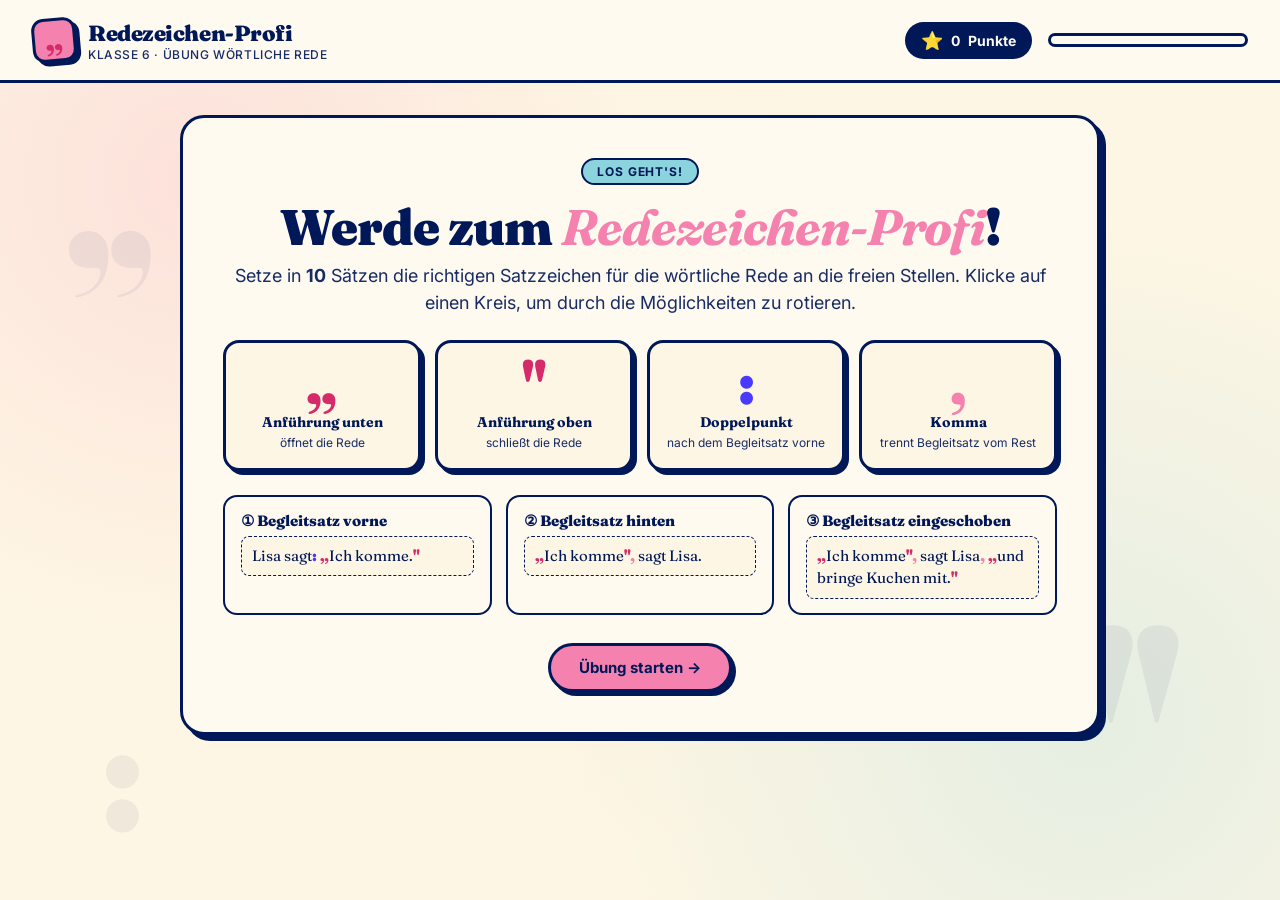
<file: Mia-Redezeichen.html>
<!DOCTYPE html>
<html lang="de">
<head>
<meta charset="UTF-8">
<meta name="viewport" content="width=device-width, initial-scale=1.0">
<title>Redezeichen-Profi · Übung wörtliche Rede · Klasse 6</title>
<link href="https://fonts.googleapis.com/css2?family=Fraunces:ital,opsz,wght@0,9..144,400;0,9..144,700;0,9..144,900;1,9..144,700&family=Inter:wght@400;500;600;700&display=swap" rel="stylesheet">
<style>
  :root {
    --bg: #fef6e4;
    --bg-2: #f3d2c1;
    --ink: #001858;
    --ink-soft: #172c66;
    --paper: #fffaf0;
    --accent: #f582ae;
    --accent-2: #8bd3dd;
    --good: #2e7d4f;
    --good-bg: #d4f1d6;
    --bad: #b3261e;
    --bad-bg: #fbd6d3;
    --shadow: 6px 6px 0 var(--ink);
    --shadow-soft: 4px 4px 0 var(--ink);

    --quote-color: #d62b6b;
    --colon-color: #4a3aff;
    --comma-color: #f582ae;
  }

  * { box-sizing: border-box; margin: 0; padding: 0; }
  html, body { min-height: 100%; }

  body {
    font-family: 'Inter', sans-serif;
    background: var(--bg);
    color: var(--ink);
    background-image:
      radial-gradient(circle at 15% 20%, rgba(245, 130, 174, 0.18) 0, transparent 35%),
      radial-gradient(circle at 85% 80%, rgba(139, 211, 221, 0.22) 0, transparent 40%),
      radial-gradient(circle at 50% 50%, rgba(243, 210, 193, 0.15) 0, transparent 50%);
    display: flex;
    flex-direction: column;
    min-height: 100vh;
    position: relative;
  }

  .floater {
    position: fixed;
    font-family: 'Fraunces', serif;
    font-weight: 900;
    color: var(--ink);
    opacity: 0.06;
    pointer-events: none;
    user-select: none;
    z-index: 0;
    animation: float 14s ease-in-out infinite;
  }
  .floater:nth-child(1) { top: 8%; left: 5%; font-size: 200px; animation-delay: 0s; }
  .floater:nth-child(2) { top: 65%; left: 85%; font-size: 240px; animation-delay: -3s; }
  .floater:nth-child(3) { top: 75%; left: 8%; font-size: 160px; animation-delay: -6s; }
  .floater:nth-child(4) { top: 12%; left: 78%; font-size: 180px; animation-delay: -9s; }

  @keyframes float {
    0%, 100% { transform: translateY(0) rotate(-8deg); }
    50% { transform: translateY(-30px) rotate(8deg); }
  }

  header {
    padding: 18px 32px;
    display: flex;
    justify-content: space-between;
    align-items: center;
    border-bottom: 3px solid var(--ink);
    background: var(--paper);
    z-index: 10;
    position: sticky;
    top: 0;
  }

  .brand { display: flex; align-items: center; gap: 12px; }

  .logo {
    width: 44px;
    height: 44px;
    background: var(--accent);
    border: 3px solid var(--ink);
    border-radius: 12px;
    display: grid;
    place-items: center;
    font-family: 'Fraunces', serif;
    font-weight: 900;
    font-size: 30px;
    line-height: 1;
    box-shadow: var(--shadow-soft);
    transform: rotate(-5deg);
    color: var(--quote-color);
  }

  .brand h1 {
    font-family: 'Fraunces', serif;
    font-weight: 900;
    font-size: 22px;
    letter-spacing: -0.02em;
  }

  .brand .sub {
    font-size: 12px;
    color: var(--ink-soft);
    font-weight: 500;
    letter-spacing: 0.05em;
    text-transform: uppercase;
  }

  .progress-wrap { display: flex; align-items: center; gap: 16px; }

  .score {
    background: var(--ink);
    color: var(--paper);
    padding: 8px 16px;
    border-radius: 999px;
    font-weight: 700;
    font-size: 14px;
    display: flex;
    align-items: center;
    gap: 8px;
  }
  .score-icon { font-size: 18px; }

  .progress-bar {
    width: 200px;
    height: 14px;
    background: var(--paper);
    border: 3px solid var(--ink);
    border-radius: 999px;
    overflow: hidden;
  }
  .progress-fill {
    height: 100%;
    width: 0%;
    background: linear-gradient(90deg, var(--accent), var(--accent-2));
    transition: width 0.5s cubic-bezier(0.34, 1.56, 0.64, 1);
  }

  main {
    flex: 1;
    display: flex;
    justify-content: center;
    align-items: flex-start;
    padding: 32px 24px;
    position: relative;
    z-index: 1;
  }

  .slide {
    width: 100%;
    max-width: 920px;
    background: var(--paper);
    border: 3px solid var(--ink);
    border-radius: 24px;
    box-shadow: var(--shadow);
    padding: 40px;
    position: relative;
    display: none;
    animation: slideIn 0.55s cubic-bezier(0.34, 1.56, 0.64, 1);
  }
  .slide.active { display: block; }

  @keyframes slideIn {
    0% { opacity: 0; transform: translateY(40px) scale(0.96); }
    100% { opacity: 1; transform: translateY(0) scale(1); }
  }

  .tag {
    display: inline-block;
    background: var(--accent-2);
    border: 2px solid var(--ink);
    border-radius: 999px;
    padding: 4px 14px;
    font-size: 12px;
    font-weight: 700;
    text-transform: uppercase;
    letter-spacing: 0.08em;
    margin-bottom: 16px;
  }

  .slide h2 {
    font-family: 'Fraunces', serif;
    font-size: 38px;
    line-height: 1.05;
    letter-spacing: -0.02em;
    font-weight: 900;
    margin-bottom: 14px;
  }
  .slide h2 em {
    font-style: italic;
    color: var(--accent);
    font-weight: 700;
  }

  .slide .lead {
    font-size: 17px;
    color: var(--ink-soft);
    margin-bottom: 24px;
    line-height: 1.5;
  }

  /* ---------- Welcome ---------- */
  .welcome { text-align: center; }
  .welcome h2 { font-size: 50px; margin-bottom: 8px; }
  .welcome .lead { font-size: 18px; margin-bottom: 8px; }

  .symbol-row {
    display: grid;
    grid-template-columns: repeat(4, 1fr);
    gap: 14px;
    margin: 24px 0;
  }

  .symbol-card {
    border: 3px solid var(--ink);
    border-radius: 16px;
    padding: 16px 12px;
    background: var(--bg);
    text-align: center;
    box-shadow: var(--shadow-soft);
  }
  .symbol-glyph {
    font-family: 'Fraunces', serif;
    font-weight: 900;
    font-size: 56px;
    line-height: 0.9;
    color: var(--quote-color);
    display: block;
    margin-bottom: 4px;
  }
  .symbol-glyph.colon { color: var(--colon-color); }
  .symbol-glyph.comma { color: var(--comma-color); }
  .symbol-name {
    font-family: 'Fraunces', serif;
    font-weight: 700;
    font-size: 14px;
    margin-bottom: 4px;
  }
  .symbol-when {
    font-size: 12px;
    color: var(--ink-soft);
    line-height: 1.4;
  }

  .pos-grid {
    display: grid;
    grid-template-columns: 1fr 1fr 1fr;
    gap: 14px;
    margin: 18px 0 28px;
    text-align: left;
  }
  .pos-card {
    border: 2px solid var(--ink);
    border-radius: 14px;
    padding: 14px 16px;
    background: var(--paper);
  }
  .pos-card h4 {
    font-family: 'Fraunces', serif;
    font-size: 15px;
    font-weight: 800;
    margin-bottom: 6px;
  }
  .pos-card .ex {
    font-family: 'Fraunces', serif;
    font-size: 15px;
    line-height: 1.5;
    background: var(--bg);
    padding: 8px 10px;
    border-radius: 8px;
    border: 1px dashed var(--ink);
  }
  .pos-card .ex .pz { color: var(--quote-color); font-weight: 900; }
  .pos-card .ex .pc { color: var(--colon-color); font-weight: 900; }
  .pos-card .ex .pm { color: var(--comma-color); font-weight: 900; }

  /* ---------- Exercise ---------- */
  .question-meta {
    display: flex;
    gap: 10px;
    margin-bottom: 14px;
    flex-wrap: wrap;
  }
  .pill {
    background: var(--bg-2);
    border: 2px solid var(--ink);
    border-radius: 999px;
    padding: 4px 12px;
    font-size: 12px;
    font-weight: 700;
  }

  .sentence-area {
    background: var(--bg);
    border: 3px dashed var(--ink);
    border-radius: 18px;
    padding: 32px 28px;
    margin: 20px 0 22px;
    font-family: 'Fraunces', serif;
    font-size: 26px;
    line-height: 2;
    text-align: left;
  }

  .word {
    display: inline;
    padding: 0;
  }

  /* The clickable slot rotates between options */
  .slot {
    display: inline-block;
    width: 28px;
    height: 32px;
    margin: 0 1px;
    border: 2px dashed var(--ink-soft);
    border-radius: 8px;
    cursor: pointer;
    transition: all 0.15s;
    vertical-align: -6px;
    background: transparent;
    padding: 0;
    font-family: 'Fraunces', serif;
    font-weight: 900;
    font-size: 36px;
    line-height: 1;
    color: var(--ink);
    position: relative;
    text-align: center;
  }

  .slot:hover {
    background: var(--accent-2);
    border-color: var(--ink);
    border-style: solid;
    transform: scale(1.1);
  }

  /* Filled state — shows the chosen symbol prominently in its own color */
  .slot.filled {
    width: auto;
    min-width: 12px;
    height: auto;
    border: none;
    background: transparent;
    color: var(--quote-color);
    font-size: 38px;
    vertical-align: baseline;
    margin: 0 1px;
    padding: 0 2px;
    transform: none;
    animation: pop 0.25s ease;
  }
  .slot.filled[data-current="co"] { color: var(--colon-color); font-size: 28px; vertical-align: baseline; }
  .slot.filled[data-current="km"] { color: var(--comma-color); font-size: 32px; vertical-align: baseline; }

  .slot.filled:hover {
    background: var(--bg-2);
    border-radius: 6px;
    transform: scale(1.08);
  }

  @keyframes pop {
    0% { transform: scale(0.6); opacity: 0; }
    60% { transform: scale(1.3); opacity: 1; }
    100% { transform: scale(1); }
  }

  /* Result colors */
  .slot.correct {
    background: var(--good-bg);
    border-radius: 6px;
    border: none;
    cursor: default;
    color: var(--good);
  }
  .slot.wrong {
    background: var(--bad-bg);
    border-radius: 6px;
    border: 2px solid var(--bad);
    cursor: default;
    color: var(--bad);
    animation: shake 0.4s;
  }
  .slot.missed {
    background: var(--bad-bg);
    border-radius: 50%;
    border: 2px dashed var(--bad);
    cursor: default;
    color: var(--bad);
    width: 28px;
    height: 28px;
    font-size: 16px;
    line-height: 1.5;
    vertical-align: middle;
    animation: pulse-miss 0.5s;
  }
  .slot.missed::before {
    content: '!';
    color: var(--bad);
    font-weight: 900;
  }

  @keyframes shake {
    0%, 100% { transform: translateX(0); }
    25% { transform: translateX(-6px); }
    75% { transform: translateX(6px); }
  }
  @keyframes pulse-miss {
    0%, 100% { transform: scale(1); }
    50% { transform: scale(1.25); }
  }

  /* Feedback box */
  .feedback {
    border-radius: 14px;
    padding: 16px 20px;
    margin-bottom: 20px;
    display: none;
    font-size: 15px;
    line-height: 1.5;
    border: 2px solid;
    animation: slideIn 0.4s ease;
  }
  .feedback.show { display: block; }
  .feedback.success { background: var(--good-bg); border-color: var(--good); color: var(--good); }
  .feedback.error { background: var(--bad-bg); border-color: var(--bad); color: var(--bad); }
  .feedback strong {
    font-family: 'Fraunces', serif;
    font-size: 17px;
    display: block;
    margin-bottom: 4px;
  }

  /* Solution display */
  .solution {
    background: var(--paper);
    border: 2px solid var(--good);
    border-radius: 12px;
    padding: 12px 16px;
    margin-top: 10px;
    font-family: 'Fraunces', serif;
    font-size: 20px;
    line-height: 1.5;
  }
  .solution .label {
    display: block;
    font-family: 'Inter', sans-serif;
    font-size: 12px;
    font-weight: 700;
    text-transform: uppercase;
    color: var(--good);
    margin-bottom: 4px;
    letter-spacing: 0.05em;
  }
  .solution .pz { color: var(--quote-color); font-weight: 900; }
  .solution .pc { color: var(--colon-color); font-weight: 900; }
  .solution .pm { color: var(--comma-color); font-weight: 900; }

  /* Symbol toolbar (legend during exercise) */
  .toolbar {
    display: flex;
    gap: 8px;
    margin-bottom: 12px;
    flex-wrap: wrap;
    align-items: center;
    font-size: 13px;
    color: var(--ink-soft);
  }
  .tool-chip {
    display: inline-flex;
    align-items: center;
    gap: 6px;
    background: var(--paper);
    border: 2px solid var(--ink);
    border-radius: 999px;
    padding: 4px 12px;
    font-weight: 600;
  }
  .tool-chip .gl {
    font-family: 'Fraunces', serif;
    font-weight: 900;
    font-size: 22px;
    line-height: 0.6;
    color: var(--quote-color);
  }
  .tool-chip .gl.colon { color: var(--colon-color); font-size: 18px; }
  .tool-chip .gl.comma { color: var(--comma-color); font-size: 22px; }

  /* Actions */
  .actions {
    display: flex;
    justify-content: space-between;
    align-items: center;
    gap: 12px;
    margin-top: 8px;
  }

  .hint-btn {
    background: transparent;
    border: 2px solid var(--ink);
    color: var(--ink);
    padding: 10px 18px;
    border-radius: 999px;
    font-weight: 600;
    font-size: 14px;
    cursor: pointer;
    transition: all 0.2s;
    font-family: 'Inter', sans-serif;
  }
  .hint-btn:hover { background: var(--ink); color: var(--paper); }
  .hint-text {
    margin-top: 8px;
    background: var(--bg-2);
    border: 2px solid var(--ink);
    border-radius: 12px;
    padding: 12px 16px;
    font-size: 14px;
    display: none;
    animation: slideIn 0.3s ease;
  }
  .hint-text.show { display: block; }

  .btn {
    background: var(--accent);
    border: 3px solid var(--ink);
    color: var(--ink);
    padding: 12px 28px;
    border-radius: 999px;
    font-weight: 700;
    font-size: 15px;
    cursor: pointer;
    box-shadow: var(--shadow-soft);
    transition: all 0.15s;
    font-family: 'Inter', sans-serif;
    display: inline-flex;
    align-items: center;
    gap: 8px;
  }
  .btn:hover { transform: translate(-2px, -2px); box-shadow: 6px 6px 0 var(--ink); }
  .btn:active { transform: translate(2px, 2px); box-shadow: 2px 2px 0 var(--ink); }
  .btn:disabled { opacity: 0.4; cursor: not-allowed; transform: none; box-shadow: var(--shadow-soft); }
  .btn.secondary { background: var(--paper); }
  .btn.success-btn { background: var(--good); color: var(--paper); }

  /* Result */
  .result-grid {
    display: grid;
    grid-template-columns: 1fr 1fr 1fr;
    gap: 16px;
    margin: 24px 0;
  }
  .stat-card {
    background: var(--bg);
    border: 3px solid var(--ink);
    border-radius: 16px;
    padding: 20px;
    text-align: center;
    box-shadow: var(--shadow-soft);
  }
  .stat-num {
    font-family: 'Fraunces', serif;
    font-weight: 900;
    font-size: 48px;
    line-height: 1;
    color: var(--accent);
  }
  .stat-label {
    font-size: 13px;
    font-weight: 600;
    text-transform: uppercase;
    letter-spacing: 0.05em;
    color: var(--ink-soft);
    margin-top: 6px;
  }
  .badge-area { text-align: center; margin: 24px 0; }
  .badge {
    display: inline-block;
    background: var(--accent-2);
    border: 3px solid var(--ink);
    border-radius: 999px;
    padding: 14px 32px;
    font-family: 'Fraunces', serif;
    font-weight: 900;
    font-size: 22px;
    box-shadow: var(--shadow-soft);
    animation: badgePop 0.8s cubic-bezier(0.34, 1.56, 0.64, 1);
  }
  @keyframes badgePop {
    0% { transform: scale(0) rotate(-180deg); }
    100% { transform: scale(1) rotate(0); }
  }

  .confetti-piece {
    position: fixed;
    width: 12px;
    height: 12px;
    top: -20px;
    z-index: 100;
    animation: confettiFall 3s linear forwards;
    pointer-events: none;
  }
  @keyframes confettiFall {
    0% { transform: translateY(0) rotate(0deg); opacity: 1; }
    100% { transform: translateY(100vh) rotate(720deg); opacity: 0; }
  }

  .legend {
    text-align: center;
    margin-top: 18px;
    font-size: 13px;
    color: var(--ink-soft);
    font-style: italic;
  }

  @media (max-width: 720px) {
    .slide { padding: 24px; }
    .slide h2 { font-size: 28px; }
    .sentence-area { font-size: 20px; padding: 22px 14px; }
    .symbol-row, .pos-grid, .result-grid { grid-template-columns: 1fr 1fr; }
    .progress-bar { width: 120px; }
    header { padding: 14px 18px; flex-wrap: wrap; gap: 12px; }
    .welcome h2 { font-size: 36px; }
  }
</style>
</head>
<body>

<div class="floater">„</div>
<div class="floater">"</div>
<div class="floater">:</div>
<div class="floater">,</div>

<header>
  <div class="brand">
    <div class="logo">„</div>
    <div>
      <h1>Redezeichen-Profi</h1>
      <div class="sub">Klasse 6 · Übung wörtliche Rede</div>
    </div>
  </div>
  <div class="progress-wrap">
    <div class="score">
      <span class="score-icon">⭐</span>
      <span id="scoreVal">0</span> Punkte
    </div>
    <div class="progress-bar">
      <div class="progress-fill" id="progress"></div>
    </div>
  </div>
</header>

<main id="slideContainer">

  <!-- ====== Welcome Slide ====== -->
  <section class="slide active" data-slide="welcome">
    <div class="welcome">
      <span class="tag">Los geht's!</span>
      <h2>Werde zum <em>Redezeichen-Profi</em>!</h2>
      <p class="lead">Setze in <strong id="totalQ">10</strong> Sätzen die richtigen Satzzeichen für die wörtliche Rede an die freien Stellen. Klicke auf einen Kreis, um durch die Möglichkeiten zu rotieren.</p>

      <div class="symbol-row">
        <div class="symbol-card">
          <span class="symbol-glyph">„</span>
          <div class="symbol-name">Anführung unten</div>
          <div class="symbol-when">öffnet die Rede</div>
        </div>
        <div class="symbol-card">
          <span class="symbol-glyph">"</span>
          <div class="symbol-name">Anführung oben</div>
          <div class="symbol-when">schließt die Rede</div>
        </div>
        <div class="symbol-card">
          <span class="symbol-glyph colon">:</span>
          <div class="symbol-name">Doppelpunkt</div>
          <div class="symbol-when">nach dem Begleitsatz vorne</div>
        </div>
        <div class="symbol-card">
          <span class="symbol-glyph comma">,</span>
          <div class="symbol-name">Komma</div>
          <div class="symbol-when">trennt Begleitsatz vom Rest</div>
        </div>
      </div>

      <div class="pos-grid">
        <div class="pos-card">
          <h4>① Begleitsatz vorne</h4>
          <div class="ex">Lisa sagt<span class="pc">:</span> <span class="pz">„</span>Ich komme.<span class="pz">"</span></div>
        </div>
        <div class="pos-card">
          <h4>② Begleitsatz hinten</h4>
          <div class="ex"><span class="pz">„</span>Ich komme<span class="pz">"</span><span class="pm">,</span> sagt Lisa.</div>
        </div>
        <div class="pos-card">
          <h4>③ Begleitsatz eingeschoben</h4>
          <div class="ex"><span class="pz">„</span>Ich komme<span class="pz">"</span><span class="pm">,</span> sagt Lisa<span class="pm">,</span> <span class="pz">„</span>und bringe Kuchen mit.<span class="pz">"</span></div>
        </div>
      </div>

      <button class="btn" onclick="startExercise()">Übung starten →</button>
    </div>
  </section>

  <!-- Exercise slides built dynamically -->

  <!-- ====== Result Slide ====== -->
  <section class="slide" data-slide="result">
    <span class="tag">Fertig!</span>
    <h2>Du hast es <em>geschafft!</em></h2>
    <p class="lead">Hier ist dein Ergebnis. Möchtest du nochmal üben?</p>

    <div class="badge-area">
      <div class="badge" id="finalBadge">🌟 Redezeichen-Profi</div>
    </div>

    <div class="result-grid">
      <div class="stat-card">
        <div class="stat-num" id="finalScore">0</div>
        <div class="stat-label">Punkte gesamt</div>
      </div>
      <div class="stat-card">
        <div class="stat-num" id="finalCorrect">0/10</div>
        <div class="stat-label">Richtige Sätze</div>
      </div>
      <div class="stat-card">
        <div class="stat-num" id="finalPercent">0%</div>
        <div class="stat-label">Erfolgsquote</div>
      </div>
    </div>

    <div style="text-align:center;">
      <button class="btn" onclick="restart()">🔁 Nochmal üben</button>
    </div>
  </section>

</main>

<script>
  // ============= Symbol options =============
  // Each slot rotates through these states. "none" = no symbol (default).
  // Codes: 'qo' = „ (Anführung unten / öffnen)
  //        'qc' = " (Anführung oben / schließen)
  //        'co' = : (Doppelpunkt)
  //        'km' = , (Komma)
  // Display map for HTML rendering
  const SYMBOLS = {
    none: { display: '', html: '' },
    qo:   { display: '„', html: '„', cls: 'pz' },
    qc:   { display: '"', html: '"', cls: 'pz' },
    co:   { display: ':', html: ':', cls: 'pc' },
    km:   { display: ',', html: ',', cls: 'pm' }
  };

  // Rotation order — clicking cycles through these in order
  const ROTATION = ['none', 'qo', 'qc', 'co', 'km'];

  // ============= Word pools =============
  const NAMES = ["Lisa", "Max", "Anna", "Tim", "Mia", "Paul", "Emma", "Jonas", "Lena", "Felix", "Sophie", "Ben", "Hannah", "Leon", "Marie", "Noah"];
  const VERBS_SAY = ["sagt", "ruft", "fragt", "antwortet", "flüstert", "meint", "erklärt", "behauptet", "erzählt"];

  // Speech (Aussage = ends with .)
  const STATEMENTS = [
    "Ich komme gleich",
    "Das ist wunderbar",
    "Die Aufgabe ist leicht",
    "Wir gewinnen das Spiel",
    "Heute regnet es nicht",
    "Mein Hund schläft schon",
    "Ich habe großen Hunger",
    "Das Buch ist spannend",
    "Morgen fahren wir weg",
    "Die Suppe ist heiß",
    "Wir müssen uns beeilen",
    "Ich freue mich sehr"
  ];

  // Speech (Frage = ends with ?)
  const QUESTIONS = [
    "Wo bist du gerade",
    "Hast du schon gegessen",
    "Wann kommst du nach Hause",
    "Wie heißt dein Hund",
    "Kannst du mir helfen",
    "Wer hat das Fenster geöffnet",
    "Warum ist es so still"
  ];

  // Speech (Ausruf = ends with !)
  const EXCLAMATIONS = [
    "Pass gut auf",
    "Komm schnell her",
    "Sei bitte leise",
    "Das ist ja toll",
    "Hilf mir mal",
    "Mach das Licht aus"
  ];

  const pick = arr => arr[Math.floor(Math.random() * arr.length)];
  const shuffle = arr => {
    const a = [...arr];
    for (let i = a.length - 1; i > 0; i--) {
      const j = Math.floor(Math.random() * (i + 1));
      [a[i], a[j]] = [a[j], a[i]];
    }
    return a;
  };

  // ===========================================================================
  // Exercise structure:
  // {
  //   parts: [
  //     { type: 'text', value: 'Lisa sagt' },
  //     { type: 'slot', solution: 'co' },        // expects ':'
  //     { type: 'text', value: ' ' },             // pure text (always shown)
  //     { type: 'slot', solution: 'qo' },        // expects „
  //     { type: 'text', value: 'Ich komme.' },
  //     { type: 'slot', solution: 'qc' }         // expects "
  //   ],
  //   variant: 'vorne' | 'hinten' | 'eingeschoben',
  //   solutionText: 'Lisa sagt: „Ich komme."'   // for showing the solution
  // }
  //
  // Note: we put a slot wherever a punctuation could go in this position type.
  // For Variante "vorne", slots are: after begleitsatz (:), before speech („),
  //   after speech end punct ("). The end-punct of speech itself stays inside
  //   the text part (Lisa sagt: „Ich komme.")
  // For "hinten": before speech („), after speech-without-final-punct ("),
  //   then a slot for ',' after, and end with begleitsatz + . (which is part of text)
  //   Pattern: „Ich komme", sagt Lisa.
  // For "eingeschoben": „...",sagt Lisa,"...".
  // ===========================================================================

  function buildExercise(variant) {
    let parts = [];
    let solutionText = '';

    if (variant === 'vorne') {
      // Begleitsatz vorne: NAME VERB: „SPEECH.[?!]"
      const subj = pick(NAMES);
      const verb = pick(VERBS_SAY);
      // Pick a speech type — adjust verb compatibility briefly:
      // if verb is 'fragt', use a question; otherwise statement/exclamation
      let speech, endPunct;
      if (verb === 'fragt') {
        speech = pick(QUESTIONS);
        endPunct = '?';
      } else if (verb === 'ruft') {
        const useExcl = Math.random() < 0.6;
        speech = useExcl ? pick(EXCLAMATIONS) : pick(STATEMENTS);
        endPunct = useExcl ? '!' : '.';
      } else {
        speech = pick(STATEMENTS);
        endPunct = '.';
      }
      parts = [
        { type: 'text', value: subj + ' ' + verb },
        { type: 'slot', solution: 'co' },             // :
        { type: 'text', value: ' ' },
        { type: 'slot', solution: 'qo' },             // „
        { type: 'text', value: speech + endPunct },
        { type: 'slot', solution: 'qc' }              // "
      ];
      solutionText =
        `${subj} ${verb}<span class="pc">:</span> <span class="pz">„</span>${speech}${endPunct}<span class="pz">"</span>`;
    }
    else if (variant === 'hinten') {
      // Begleitsatz hinten: „SPEECH"[?!,] BEGLEITSATZ.
      // Simplification for grade 6: speech is a statement (no ? or !), comma is the rule.
      // (For ?/! the comma is omitted — keep it simple and use only statements here.)
      const subj = pick(NAMES);
      const verb = pick(VERBS_SAY.filter(v => v !== 'fragt')); // avoid ambiguity
      const speech = pick(STATEMENTS);
      // Pattern: „SPEECH", VERB SUBJ.
      parts = [
        { type: 'slot', solution: 'qo' },                 // „
        { type: 'text', value: speech },
        { type: 'slot', solution: 'qc' },                 // "
        { type: 'slot', solution: 'km' },                 // ,
        { type: 'text', value: ' ' + verb + ' ' + subj + '.' }
      ];
      solutionText =
        `<span class="pz">„</span>${speech}<span class="pz">"</span><span class="pm">,</span> ${verb} ${subj}.`;
    }
    else { // eingeschoben
      // „SPEECH-PART-1", VERB SUBJ, „SPEECH-PART-2."
      const subj = pick(NAMES);
      const verb = pick(VERBS_SAY.filter(v => v !== 'fragt'));
      // Two-part speech: pick two compatible statements
      const pairs = [
        ["Ich komme gleich", "und bringe Kuchen mit"],
        ["Das ist wunderbar", "das gefällt mir sehr"],
        ["Heute regnet es nicht", "wir können nach draußen"],
        ["Ich habe Hunger", "lass uns essen"],
        ["Morgen ist Schule", "ich muss früh ins Bett"],
        ["Mein Hund schläft", "wir sollten leise sein"],
        ["Wir gewinnen sicher", "ich habe lange trainiert"],
        ["Das Buch ist spannend", "ich kann nicht aufhören"]
      ];
      const [p1, p2] = pick(pairs);
      parts = [
        { type: 'slot', solution: 'qo' },                          // „
        { type: 'text', value: p1 },
        { type: 'slot', solution: 'qc' },                          // "
        { type: 'slot', solution: 'km' },                          // ,
        { type: 'text', value: ' ' + verb + ' ' + subj },
        { type: 'slot', solution: 'km' },                          // ,
        { type: 'text', value: ' ' },
        { type: 'slot', solution: 'qo' },                          // „
        { type: 'text', value: p2 + '.' },
        { type: 'slot', solution: 'qc' }                           // "
      ];
      solutionText =
        `<span class="pz">„</span>${p1}<span class="pz">"</span><span class="pm">,</span> ${verb} ${subj}<span class="pm">,</span> <span class="pz">„</span>${p2}.<span class="pz">"</span>`;
    }

    return { parts, variant, solutionText };
  }

  // ============= Generate randomized exercise set =============
  const TOTAL_QUESTIONS = 10;
  function generateExerciseSet() {
    // Mix: 4 vorne, 4 hinten, 2 eingeschoben (most challenging last category sparse)
    const targetMix = [
      ...Array(4).fill('vorne'),
      ...Array(4).fill('hinten'),
      ...Array(2).fill('eingeschoben')
    ];
    return shuffle(targetMix).map(v => buildExercise(v));
  }

  let exercises = generateExerciseSet();

  // ============= State =============
  let currentIndex = 0;
  let score = 0;
  let correctCount = 0;
  let attemptedThis = false;

  // ============= DOM =============
  const container = document.getElementById('slideContainer');
  const progressEl = document.getElementById('progress');
  const scoreEl = document.getElementById('scoreVal');
  const totalQEl = document.getElementById('totalQ');

  const VARIANT_LABELS = {
    vorne: 'Begleitsatz vorne',
    hinten: 'Begleitsatz hinten',
    eingeschoben: 'Begleitsatz eingeschoben'
  };

  function buildSlides() {
    container.querySelectorAll('.slide[data-slide^="ex-"]').forEach(s => s.remove());
    if (totalQEl) totalQEl.textContent = exercises.length;

    const resultSlide = container.querySelector('[data-slide="result"]');

    exercises.forEach((ex, idx) => {
      const slide = document.createElement('section');
      slide.className = 'slide';
      slide.dataset.slide = `ex-${idx}`;

      // Render parts. Each slot gets a unique id within this exercise.
      let inner = '';
      let slotIndex = 0;
      ex.parts.forEach((p, pi) => {
        if (p.type === 'text') {
          // Escape HTML-sensitive chars (we only have plain German text here, so just keep)
          inner += `<span class="word">${p.value}</span>`;
        } else if (p.type === 'slot') {
          inner += `<button class="slot" data-slot="${slotIndex}" data-ex="${idx}" data-current="none" aria-label="Satzzeichen wählen"></button>`;
          slotIndex++;
        }
      });

      // Count slots needed
      const slotCount = ex.parts.filter(p => p.type === 'slot').length;

      slide.innerHTML = `
        <div class="question-meta">
          <span class="tag">Satz ${idx + 1} / ${exercises.length}</span>
          <span class="pill">📖 ${VARIANT_LABELS[ex.variant]}</span>
          <span class="pill">${slotCount} Stellen</span>
        </div>
        <h2>Setze die <em>Satzzeichen</em>.</h2>
        <p class="lead">Klicke auf die Kreise und rotiere durch: <strong>leer → „ → " → : → ,</strong> bis das richtige Zeichen erscheint. An jeder Klickstelle gehört ein Zeichen hin – überlege gut, welches!</p>

        <div class="toolbar">
          <span class="tool-chip"><span class="gl">„</span> öffnen</span>
          <span class="tool-chip"><span class="gl">"</span> schließen</span>
          <span class="tool-chip"><span class="gl colon">:</span> Doppelpunkt</span>
          <span class="tool-chip"><span class="gl comma">,</span> Komma</span>
        </div>

        <div class="sentence-area" data-sentence="${idx}">${inner}</div>

        <div class="feedback" id="feedback-${idx}"></div>

        <div class="actions">
          <div>
            <button class="hint-btn" onclick="toggleHint(${idx})">💡 Tipp</button>
            <div class="hint-text" id="hint-${idx}">${getHintText(ex)}</div>
          </div>
          <div style="display:flex; gap:10px;">
            <button class="btn secondary" onclick="resetCurrent(${idx})">↻ Zurücksetzen</button>
            <button class="btn" id="check-${idx}" onclick="checkAnswer(${idx})">Prüfen ✓</button>
          </div>
        </div>

        <div class="legend">Klicke auf die Kreise im Satz, bis das richtige Zeichen erscheint.</div>
      `;
      container.insertBefore(slide, resultSlide);
    });

    // Attach slot click handlers
    document.querySelectorAll('.slot').forEach(slot => {
      slot.addEventListener('click', () => {
        if (slot.classList.contains('correct') || slot.classList.contains('wrong') || slot.classList.contains('missed')) return;
        rotateSlot(slot);
      });
    });
  }

  function getHintText(ex) {
    if (ex.variant === 'vorne') {
      return 'Begleitsatz vorne: nach dem Sprecher kommt ein <strong>Doppelpunkt</strong>, dann <strong>„</strong>, dann die Rede mit ihrem Satzzeichen, und schließlich <strong>"</strong>.';
    } else if (ex.variant === 'hinten') {
      return 'Begleitsatz hinten: erst <strong>„</strong>, dann die Rede (ohne Punkt), dann <strong>"</strong>, dann ein <strong>Komma</strong>, dann der Begleitsatz.';
    } else {
      return 'Eingeschoben: <strong>„</strong>...<strong>"</strong> + <strong>,</strong> + Begleitsatz + <strong>,</strong> + <strong>„</strong>...<strong>"</strong>';
    }
  }

  buildSlides();

  // ============= Logic =============
  function showSlide(name) {
    document.querySelectorAll('.slide').forEach(s => s.classList.remove('active'));
    const target = document.querySelector(`[data-slide="${name}"]`);
    if (target) {
      target.classList.add('active');
      window.scrollTo({ top: 0, behavior: 'smooth' });
    }
  }

  function startExercise() {
    currentIndex = 0;
    attemptedThis = false;
    showSlide(`ex-${currentIndex}`);
    updateProgress();
  }

  function updateProgress() {
    const pct = (currentIndex / exercises.length) * 100;
    progressEl.style.width = `${pct}%`;
    scoreEl.textContent = score;
  }

  function toggleHint(idx) {
    document.getElementById(`hint-${idx}`).classList.toggle('show');
  }

  function rotateSlot(slot) {
    const current = slot.dataset.current;
    const ci = ROTATION.indexOf(current);
    const next = ROTATION[(ci + 1) % ROTATION.length];
    slot.dataset.current = next;
    if (next === 'none') {
      slot.classList.remove('filled');
      slot.textContent = '';
    } else {
      slot.classList.add('filled');
      slot.textContent = SYMBOLS[next].display;
    }
  }

  function resetCurrent(idx) {
    if (attemptedThis) return;
    document.querySelectorAll(`.slot[data-ex="${idx}"]`).forEach(s => {
      s.dataset.current = 'none';
      s.classList.remove('filled', 'correct', 'wrong', 'missed');
      s.textContent = '';
    });
    const fb = document.getElementById(`feedback-${idx}`);
    fb.classList.remove('show', 'success', 'error');
    fb.innerHTML = '';
  }

  function checkAnswer(idx) {
    if (attemptedThis) {
      goNext(idx);
      return;
    }
    attemptedThis = true;
    const ex = exercises[idx];
    const slots = document.querySelectorAll(`.slot[data-ex="${idx}"]`);
    // Get expected solutions in slot order
    const slotSolutions = ex.parts.filter(p => p.type === 'slot').map(p => p.solution);

    let correctCountSlot = 0;
    let wrongCountSlot = 0;
    let missedCountSlot = 0;
    let totalRequired = 0;

    slots.forEach((slot, i) => {
      const expected = slotSolutions[i];
      const got = slot.dataset.current;
      // In our exercises every slot is filled (we never have 'none' as a valid answer)
      // because we only add slots where a symbol is needed.
      if (expected !== 'none') totalRequired++;

      if (got === expected) {
        if (expected !== 'none') correctCountSlot++;
        if (expected !== 'none') {
          slot.classList.add('correct');
        }
      } else if (got === 'none' && expected !== 'none') {
        // Missed
        missedCountSlot++;
        slot.classList.remove('filled');
        slot.classList.add('missed');
        slot.textContent = '';
      } else {
        // Wrong symbol placed (or symbol where none needed — but we don't have those)
        wrongCountSlot++;
        slot.classList.add('wrong');
      }
    });

    const allCorrect = (correctCountSlot === totalRequired) && wrongCountSlot === 0 && missedCountSlot === 0;
    const feedback = document.getElementById(`feedback-${idx}`);

    if (allCorrect) {
      score += 10;
      correctCount++;
      feedback.className = 'feedback success show';
      feedback.innerHTML = `<strong>🎉 Alles richtig!</strong>Alle Satzzeichen sitzen perfekt. +10 Punkte`;
      launchConfetti();
    } else {
      // Partial: 2 points per correct, minus 1 per wrong
      const partial = Math.max(0, correctCountSlot * 2 - wrongCountSlot);
      score += partial;
      feedback.className = 'feedback error show';
      let msg = `<strong>Nicht ganz!</strong>`;
      msg += `Richtig gesetzt: <strong>${correctCountSlot}/${totalRequired}</strong>. `;
      if (wrongCountSlot > 0) msg += `Falsche Zeichen: ${wrongCountSlot}. `;
      if (missedCountSlot > 0) msg += `Fehlende Zeichen: ${missedCountSlot}. `;
      msg += `<div class="solution"><span class="label">So ist es richtig:</span>${ex.solutionText}</div>`;
      feedback.innerHTML = msg;
    }

    scoreEl.textContent = score;
    updateProgress();

    // Change button to "Next"
    const btn = document.getElementById(`check-${idx}`);
    if (idx < exercises.length - 1) {
      btn.innerHTML = 'Nächster Satz →';
      btn.classList.add('success-btn');
    } else {
      btn.innerHTML = 'Ergebnis ansehen 🏆';
      btn.classList.add('success-btn');
    }
  }

  function goNext(idx) {
    attemptedThis = false;
    if (idx < exercises.length - 1) {
      currentIndex = idx + 1;
      showSlide(`ex-${currentIndex}`);
      updateProgress();
    } else {
      showResult();
    }
  }

  function showResult() {
    const total = exercises.length;
    const pct = Math.round((correctCount / total) * 100);
    document.getElementById('finalScore').textContent = score;
    document.getElementById('finalCorrect').textContent = `${correctCount}/${total}`;
    document.getElementById('finalPercent').textContent = `${pct}%`;

    let badgeText = '';
    if (pct === 100) badgeText = '🏆 Redezeichen-Meister';
    else if (pct >= 75) badgeText = '🌟 Redezeichen-Profi';
    else if (pct >= 50) badgeText = '👍 Auf gutem Weg';
    else badgeText = '💪 Weiter üben!';
    document.getElementById('finalBadge').textContent = badgeText;

    progressEl.style.width = '100%';
    showSlide('result');

    if (pct >= 75) launchConfetti(60);
  }

  function restart() {
    currentIndex = 0;
    score = 0;
    correctCount = 0;
    attemptedThis = false;
    scoreEl.textContent = 0;
    progressEl.style.width = '0%';

    exercises = generateExerciseSet();
    buildSlides();

    showSlide('welcome');
  }

  // ============= Confetti =============
  function launchConfetti(count = 30) {
    const colors = ['#f582ae', '#8bd3dd', '#fef6e4', '#001858', '#f3d2c1', '#d62b6b'];
    for (let i = 0; i < count; i++) {
      setTimeout(() => {
        const piece = document.createElement('div');
        piece.className = 'confetti-piece';
        piece.style.left = Math.random() * 100 + 'vw';
        piece.style.background = colors[Math.floor(Math.random() * colors.length)];
        piece.style.borderRadius = Math.random() > 0.5 ? '50%' : '2px';
        piece.style.animationDuration = (2 + Math.random() * 2) + 's';
        piece.style.transform = `rotate(${Math.random() * 360}deg)`;
        document.body.appendChild(piece);
        setTimeout(() => piece.remove(), 4000);
      }, i * 30);
    }
  }
</script>
</body>
</html>
</file>
